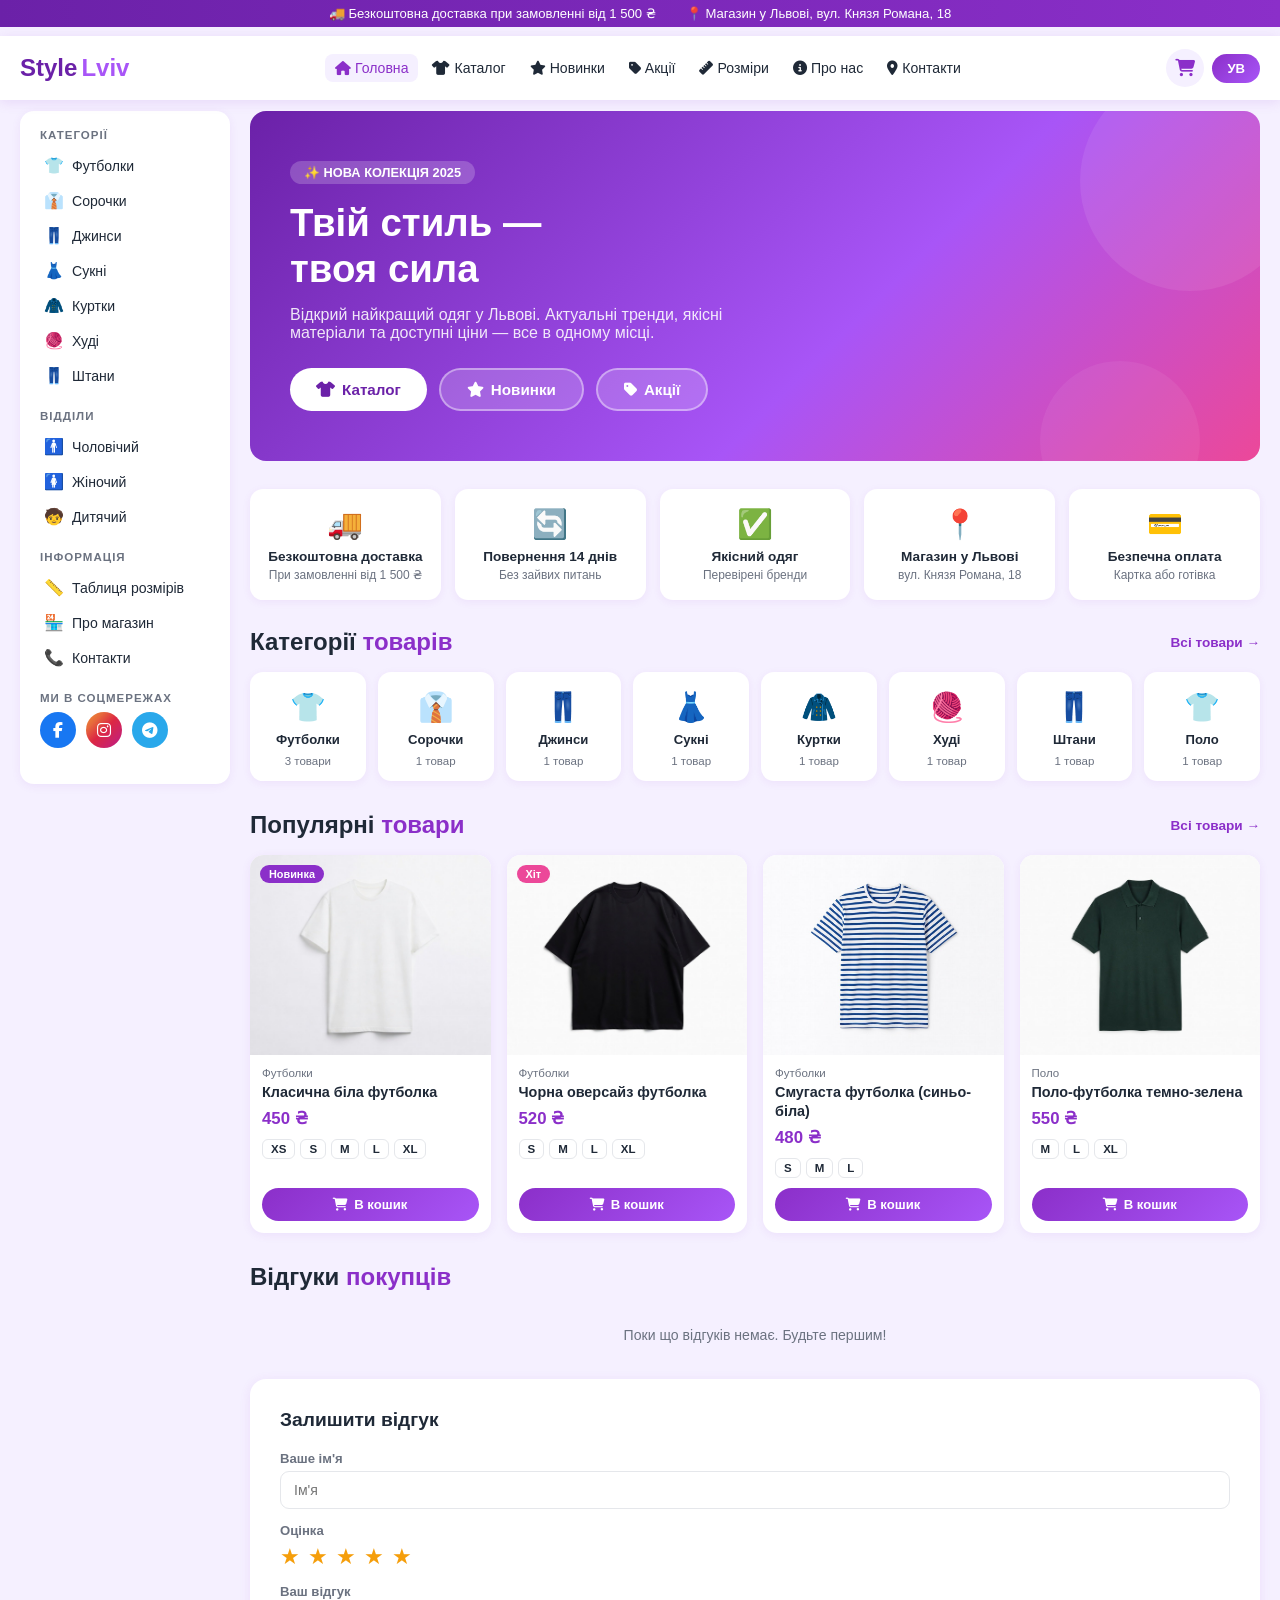
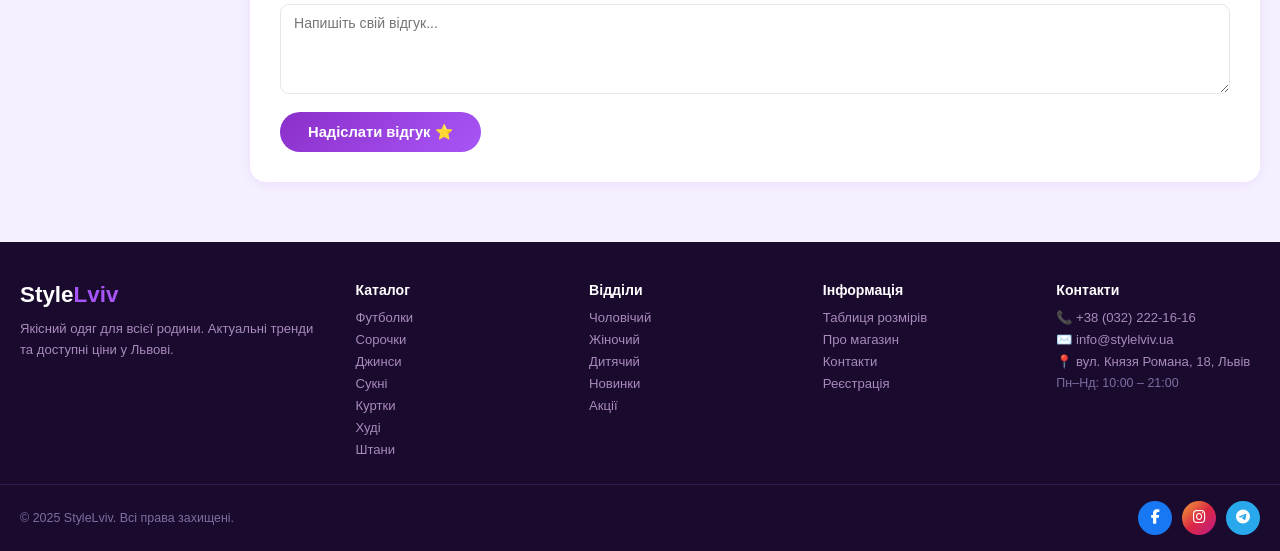
<file: index.html>
<!DOCTYPE html>
<html lang="uk">
<head>
  <meta charset="UTF-8"/>
  <meta name="viewport" content="width=device-width, initial-scale=1.0"/>
  <title>StyleLviv — Магазин одягу у Львові</title>
  <link rel="stylesheet" href="style.css"/>
  <link rel="stylesheet" href="https://cdnjs.cloudflare.com/ajax/libs/font-awesome/6.5.0/css/all.min.css"/>
</head>
<body>

<!-- TOP BAR -->
<div class="topbar">
  <span>🚚 Безкоштовна доставка при замовленні від 1 500 ₴</span>
  <span>📍 Магазин у Львові, вул. Князя Романа, 18</span>
</div>

<!-- HEADER -->
<header>
  <div class="header-inner">
    <a href="index.html" class="logo">Style<span>Lviv</span></a>
    <button class="mobile-menu-btn" aria-label="Меню">☰</button>
    <nav class="main-nav">
      <a href="index.html" class="active"><i class="fa-solid fa-house"></i> Головна</a>
      <a href="catalog.html"><i class="fa-solid fa-shirt"></i> Каталог</a>
      <a href="new.html"><i class="fa-solid fa-star"></i> Новинки</a>
      <a href="actions.html"><i class="fa-solid fa-tag"></i> Акції</a>
      <a href="sizes.html"><i class="fa-solid fa-ruler"></i> Розміри</a>
      <a href="about.html"><i class="fa-solid fa-circle-info"></i> Про нас</a>
      <a href="contacts.html"><i class="fa-solid fa-location-dot"></i> Контакти</a>
    </nav>
    <div class="header-icons">
      <a href="cart.html" class="icon-btn" title="Кошик">
        <i class="fa-solid fa-cart-shopping"></i>
        <span class="cart-count">0</span>
      </a>
      <button class="auth-btn" data-open-auth>УВ</button>
    </div>
  </div>
</header>

<!-- PAGE WRAP -->
<div class="page-wrap">
  <!-- SIDEBAR -->
  <aside class="sidebar">
    <div class="sidebar-sticky">
      <div class="sidebar-section">
        <div class="sidebar-title">Категорії</div>
        <a href="catalog.html?cat=tshirt"><span class="s-icon">👕</span> Футболки</a>
        <a href="catalog.html?cat=shirt"><span class="s-icon">👔</span> Сорочки</a>
        <a href="catalog.html?cat=jeans"><span class="s-icon">👖</span> Джинси</a>
        <a href="catalog.html?cat=dress"><span class="s-icon">👗</span> Сукні</a>
        <a href="catalog.html?cat=jacket"><span class="s-icon">🧥</span> Куртки</a>
        <a href="catalog.html?cat=hoodie"><span class="s-icon">🧶</span> Худі</a>
        <a href="catalog.html?cat=pants"><span class="s-icon">👖</span> Штани</a>
      </div>
      <div class="sidebar-section">
        <div class="sidebar-title">Відділи</div>
        <a href="men.html"><span class="s-icon">🚹</span> Чоловічий</a>
        <a href="women.html"><span class="s-icon">🚺</span> Жіночий</a>
        <a href="kids.html"><span class="s-icon">🧒</span> Дитячий</a>
      </div>
      <div class="sidebar-section">
        <div class="sidebar-title">Інформація</div>
        <a href="sizes.html"><span class="s-icon">📏</span> Таблиця розмірів</a>
        <a href="about.html"><span class="s-icon">🏪</span> Про магазин</a>
        <a href="contacts.html"><span class="s-icon">📞</span> Контакти</a>
      </div>
      <div class="sidebar-section">
        <div class="sidebar-title">Ми в соцмережах</div>
        <div class="social-icons">
          <a href="https://facebook.com" target="_blank" class="fb" title="Facebook"><i class="fa-brands fa-facebook-f"></i></a>
          <a href="https://instagram.com" target="_blank" class="ig" title="Instagram"><i class="fa-brands fa-instagram"></i></a>
          <a href="https://t.me" target="_blank" class="tg" title="Telegram"><i class="fa-brands fa-telegram"></i></a>
        </div>
      </div>
    </div>
  </aside>

  <!-- MAIN -->
  <main class="main-content">
    <!-- HERO -->
    <div class="hero">
      <div class="hero-badge">✨ НОВА КОЛЕКЦІЯ 2025</div>
      <h1>Твій стиль —<br>твоя сила</h1>
      <p>Відкрий найкращий одяг у Львові. Актуальні тренди, якісні матеріали та доступні ціни — все в одному місці.</p>
      <div class="hero-btns">
        <button class="btn-hero-main" onclick="location.href='catalog.html'"><i class="fa-solid fa-shirt"></i> Каталог</button>
        <button class="btn-hero-sec" onclick="location.href='new.html'"><i class="fa-solid fa-star"></i> Новинки</button>
        <button class="btn-hero-sec" onclick="location.href='actions.html'"><i class="fa-solid fa-tag"></i> Акції</button>
      </div>
    </div>

    <!-- FEATURES -->
    <div class="features-grid">
      <div class="feature-card">
        <div class="f-icon">🚚</div>
        <h4>Безкоштовна доставка</h4>
        <p>При замовленні від 1 500 ₴</p>
      </div>
      <div class="feature-card">
        <div class="f-icon">🔄</div>
        <h4>Повернення 14 днів</h4>
        <p>Без зайвих питань</p>
      </div>
      <div class="feature-card">
        <div class="f-icon">✅</div>
        <h4>Якісний одяг</h4>
        <p>Перевірені бренди</p>
      </div>
      <div class="feature-card">
        <div class="f-icon">📍</div>
        <h4>Магазин у Львові</h4>
        <p>вул. Князя Романа, 18</p>
      </div>
      <div class="feature-card">
        <div class="f-icon">💳</div>
        <h4>Безпечна оплата</h4>
        <p>Картка або готівка</p>
      </div>
    </div>

    <!-- CATEGORIES -->
    <div class="section-header">
      <h2>Категорії <span>товарів</span></h2>
      <a href="catalog.html" class="link-all">Всі товари →</a>
    </div>
    <div class="categories-grid">
      <a href="catalog.html?cat=tshirt" class="cat-card">
        <div class="cat-icon">👕</div>
        <div class="cat-name">Футболки</div>
        <div class="cat-count">3 товари</div>
      </a>
      <a href="catalog.html?cat=shirt" class="cat-card">
        <div class="cat-icon">👔</div>
        <div class="cat-name">Сорочки</div>
        <div class="cat-count">1 товар</div>
      </a>
      <a href="catalog.html?cat=jeans" class="cat-card">
        <div class="cat-icon">👖</div>
        <div class="cat-name">Джинси</div>
        <div class="cat-count">1 товар</div>
      </a>
      <a href="catalog.html?cat=dress" class="cat-card">
        <div class="cat-icon">👗</div>
        <div class="cat-name">Сукні</div>
        <div class="cat-count">1 товар</div>
      </a>
      <a href="catalog.html?cat=jacket" class="cat-card">
        <div class="cat-icon">🧥</div>
        <div class="cat-name">Куртки</div>
        <div class="cat-count">1 товар</div>
      </a>
      <a href="catalog.html?cat=hoodie" class="cat-card">
        <div class="cat-icon">🧶</div>
        <div class="cat-name">Худі</div>
        <div class="cat-count">1 товар</div>
      </a>
      <a href="catalog.html?cat=pants" class="cat-card">
        <div class="cat-icon">👖</div>
        <div class="cat-name">Штани</div>
        <div class="cat-count">1 товар</div>
      </a>
      <a href="catalog.html?cat=polo" class="cat-card">
        <div class="cat-icon">👕</div>
        <div class="cat-name">Поло</div>
        <div class="cat-count">1 товар</div>
      </a>
    </div>

    <!-- FEATURED PRODUCTS -->
    <div class="section-header">
      <h2>Популярні <span>товари</span></h2>
      <a href="catalog.html" class="link-all">Всі товари →</a>
    </div>
    <div class="products-grid">
      <!-- Product 1 -->
      <div class="product-card" data-id="1" data-name="Класична біла футболка" data-price="450" data-img="images/tshirt-white.jpg" data-cat="tshirt">
        <div class="product-img-wrap">
          <img src="images/tshirt-white.jpg" alt="Класична біла футболка" loading="lazy"/>
          <span class="product-badge badge-new">Новинка</span>
        </div>
        <div class="product-body">
          <div class="product-cat">Футболки</div>
          <div class="product-name">Класична біла футболка</div>
          <div class="product-price">450 ₴</div>
          <div class="sizes-row">
            <button class="size-btn">XS</button>
            <button class="size-btn">S</button>
            <button class="size-btn">M</button>
            <button class="size-btn">L</button>
            <button class="size-btn">XL</button>
          </div>
          <button class="btn-cart"><i class="fa-solid fa-cart-shopping"></i> В кошик</button>
        </div>
      </div>
      <!-- Product 2 -->
      <div class="product-card" data-id="2" data-name="Чорна оверсайз футболка" data-price="520" data-img="images/tshirt-black.jpg" data-cat="tshirt">
        <div class="product-img-wrap">
          <img src="images/tshirt-black.jpg" alt="Чорна оверсайз футболка" loading="lazy"/>
          <span class="product-badge badge-hit">Хіт</span>
        </div>
        <div class="product-body">
          <div class="product-cat">Футболки</div>
          <div class="product-name">Чорна оверсайз футболка</div>
          <div class="product-price">520 ₴</div>
          <div class="sizes-row">
            <button class="size-btn">S</button>
            <button class="size-btn">M</button>
            <button class="size-btn">L</button>
            <button class="size-btn">XL</button>
          </div>
          <button class="btn-cart"><i class="fa-solid fa-cart-shopping"></i> В кошик</button>
        </div>
      </div>
      <!-- Product 3 -->
      <div class="product-card" data-id="3" data-name="Смугаста футболка (синьо-біла)" data-price="480" data-img="images/tshirt-striped.jpg" data-cat="tshirt">
        <div class="product-img-wrap">
          <img src="images/tshirt-striped.jpg" alt="Смугаста футболка" loading="lazy"/>
        </div>
        <div class="product-body">
          <div class="product-cat">Футболки</div>
          <div class="product-name">Смугаста футболка (синьо-біла)</div>
          <div class="product-price">480 ₴</div>
          <div class="sizes-row">
            <button class="size-btn">S</button>
            <button class="size-btn">M</button>
            <button class="size-btn">L</button>
          </div>
          <button class="btn-cart"><i class="fa-solid fa-cart-shopping"></i> В кошик</button>
        </div>
      </div>
      <!-- Product 4 -->
      <div class="product-card" data-id="4" data-name="Поло-футболка темно-зелена" data-price="550" data-img="images/polo-darkgreen.jpg" data-cat="polo">
        <div class="product-img-wrap">
          <img src="images/polo-darkgreen.jpg" alt="Поло темно-зелена" loading="lazy"/>
        </div>
        <div class="product-body">
          <div class="product-cat">Поло</div>
          <div class="product-name">Поло-футболка темно-зелена</div>
          <div class="product-price">550 ₴</div>
          <div class="sizes-row">
            <button class="size-btn">M</button>
            <button class="size-btn">L</button>
            <button class="size-btn">XL</button>
          </div>
          <button class="btn-cart"><i class="fa-solid fa-cart-shopping"></i> В кошик</button>
        </div>
      </div>
    </div>

    <!-- REVIEWS -->
    <div class="section-header">
      <h2>Відгуки <span>покупців</span></h2>
    </div>
    <div class="reviews-section">
      <div id="reviewsList"></div>
      <div class="form-card" style="margin-top:16px">
        <h3>Залишити відгук</h3>
        <form id="reviewForm">
          <div class="form-group">
            <label>Ваше ім'я</label>
            <input type="text" name="rName" placeholder="Ім'я" required/>
          </div>
          <div class="form-group">
            <label>Оцінка</label>
            <div class="star-rating-group" style="display:flex;align-items:center;gap:8px;margin-bottom:8px">
              <input type="hidden" name="rRating" value="5"/>
              <span class="star-lbl" data-val="1" style="cursor:pointer;font-size:1.4rem;color:#f59e0b" class="active">★</span>
              <span class="star-lbl" data-val="2" style="cursor:pointer;font-size:1.4rem;color:#f59e0b" class="active">★</span>
              <span class="star-lbl" data-val="3" style="cursor:pointer;font-size:1.4rem;color:#f59e0b" class="active">★</span>
              <span class="star-lbl" data-val="4" style="cursor:pointer;font-size:1.4rem;color:#f59e0b" class="active">★</span>
              <span class="star-lbl" data-val="5" style="cursor:pointer;font-size:1.4rem;color:#f59e0b" class="active">★</span>
            </div>
          </div>
          <div class="form-group">
            <label>Ваш відгук</label>
            <textarea name="rText" placeholder="Напишіть свій відгук..." required maxlength="500"></textarea>
          </div>
          <button type="submit" class="btn-primary">Надіслати відгук ⭐</button>
        </form>
      </div>
    </div>
  </main>
</div>

<!-- FOOTER -->
<footer>
  <div class="footer-inner">
    <div class="footer-brand">
      <span class="logo-f">Style<span>Lviv</span></span>
      <p>Якісний одяг для всієї родини. Актуальні тренди та доступні ціни у Львові.</p>
    </div>
    <div class="footer-col">
      <h5>Каталог</h5>
      <a href="catalog.html?cat=tshirt">Футболки</a>
      <a href="catalog.html?cat=shirt">Сорочки</a>
      <a href="catalog.html?cat=jeans">Джинси</a>
      <a href="catalog.html?cat=dress">Сукні</a>
      <a href="catalog.html?cat=jacket">Куртки</a>
      <a href="catalog.html?cat=hoodie">Худі</a>
      <a href="catalog.html?cat=pants">Штани</a>
    </div>
    <div class="footer-col">
      <h5>Відділи</h5>
      <a href="men.html">Чоловічий</a>
      <a href="women.html">Жіночий</a>
      <a href="kids.html">Дитячий</a>
      <a href="new.html">Новинки</a>
      <a href="actions.html">Акції</a>
    </div>
    <div class="footer-col">
      <h5>Інформація</h5>
      <a href="sizes.html">Таблиця розмірів</a>
      <a href="about.html">Про магазин</a>
      <a href="contacts.html">Контакти</a>
      <a href="register.html">Реєстрація</a>
    </div>
    <div class="footer-col">
      <h5>Контакти</h5>
      <a href="tel:+380322221616">📞 +38 (032) 222-16-16</a>
      <a href="mailto:info@stylelviv.ua">✉️ info@stylelviv.ua</a>
      <a href="contacts.html">📍 вул. Князя Романа, 18, Львів</a>
      <p style="font-size:.78rem;color:#7c6fa0;margin-top:6px">Пн–Нд: 10:00 – 21:00</p>
    </div>
  </div>
  <div class="footer-bottom">
    <span>© 2025 StyleLviv. Всі права захищені.</span>
    <div class="footer-social">
      <a href="https://facebook.com" target="_blank" class="fb" title="Facebook"><i class="fa-brands fa-facebook-f"></i></a>
      <a href="https://instagram.com" target="_blank" class="ig" title="Instagram"><i class="fa-brands fa-instagram"></i></a>
      <a href="https://t.me" target="_blank" class="tg" title="Telegram"><i class="fa-brands fa-telegram"></i></a>
    </div>
  </div>
</footer>

<!-- AUTH MODAL -->
<div class="modal-overlay" id="authModal">
  <div class="modal-box">
    <button class="modal-close">✕</button>
    <h3>👋 StyleLviv</h3>
    <div class="modal-tabs">
      <button class="modal-tab active" data-tab="loginForm">Вхід</button>
      <button class="modal-tab" data-tab="registerForm">Реєстрація</button>
    </div>
    <form id="loginForm" class="modal-form">
      <div class="form-group"><label>Email</label><input type="email" name="email" placeholder="your@email.com" required/></div>
      <div class="form-group"><label>Пароль</label><input type="password" name="pass" placeholder="••••••" required/></div>
      <button type="submit" class="btn-primary" style="width:100%">Увійти</button>
    </form>
    <form id="registerForm" class="modal-form" style="display:none">
      <div class="form-group"><label>Ім'я</label><input type="text" name="name" placeholder="Ваше ім'я" required/></div>
      <div class="form-group"><label>Email</label><input type="email" name="email" placeholder="your@email.com" required/></div>
      <div class="form-group"><label>Пароль</label><input type="password" name="pass" placeholder="Мін. 6 символів" required/></div>
      <div class="form-group"><label>Повторіть пароль</label><input type="password" name="pass2" placeholder="••••••" required/></div>
      <button type="submit" class="btn-primary" style="width:100%">Зареєструватись</button>
    </form>
  </div>
</div>

<script src="scripts.js"></script>
</body>
</html>
</file>
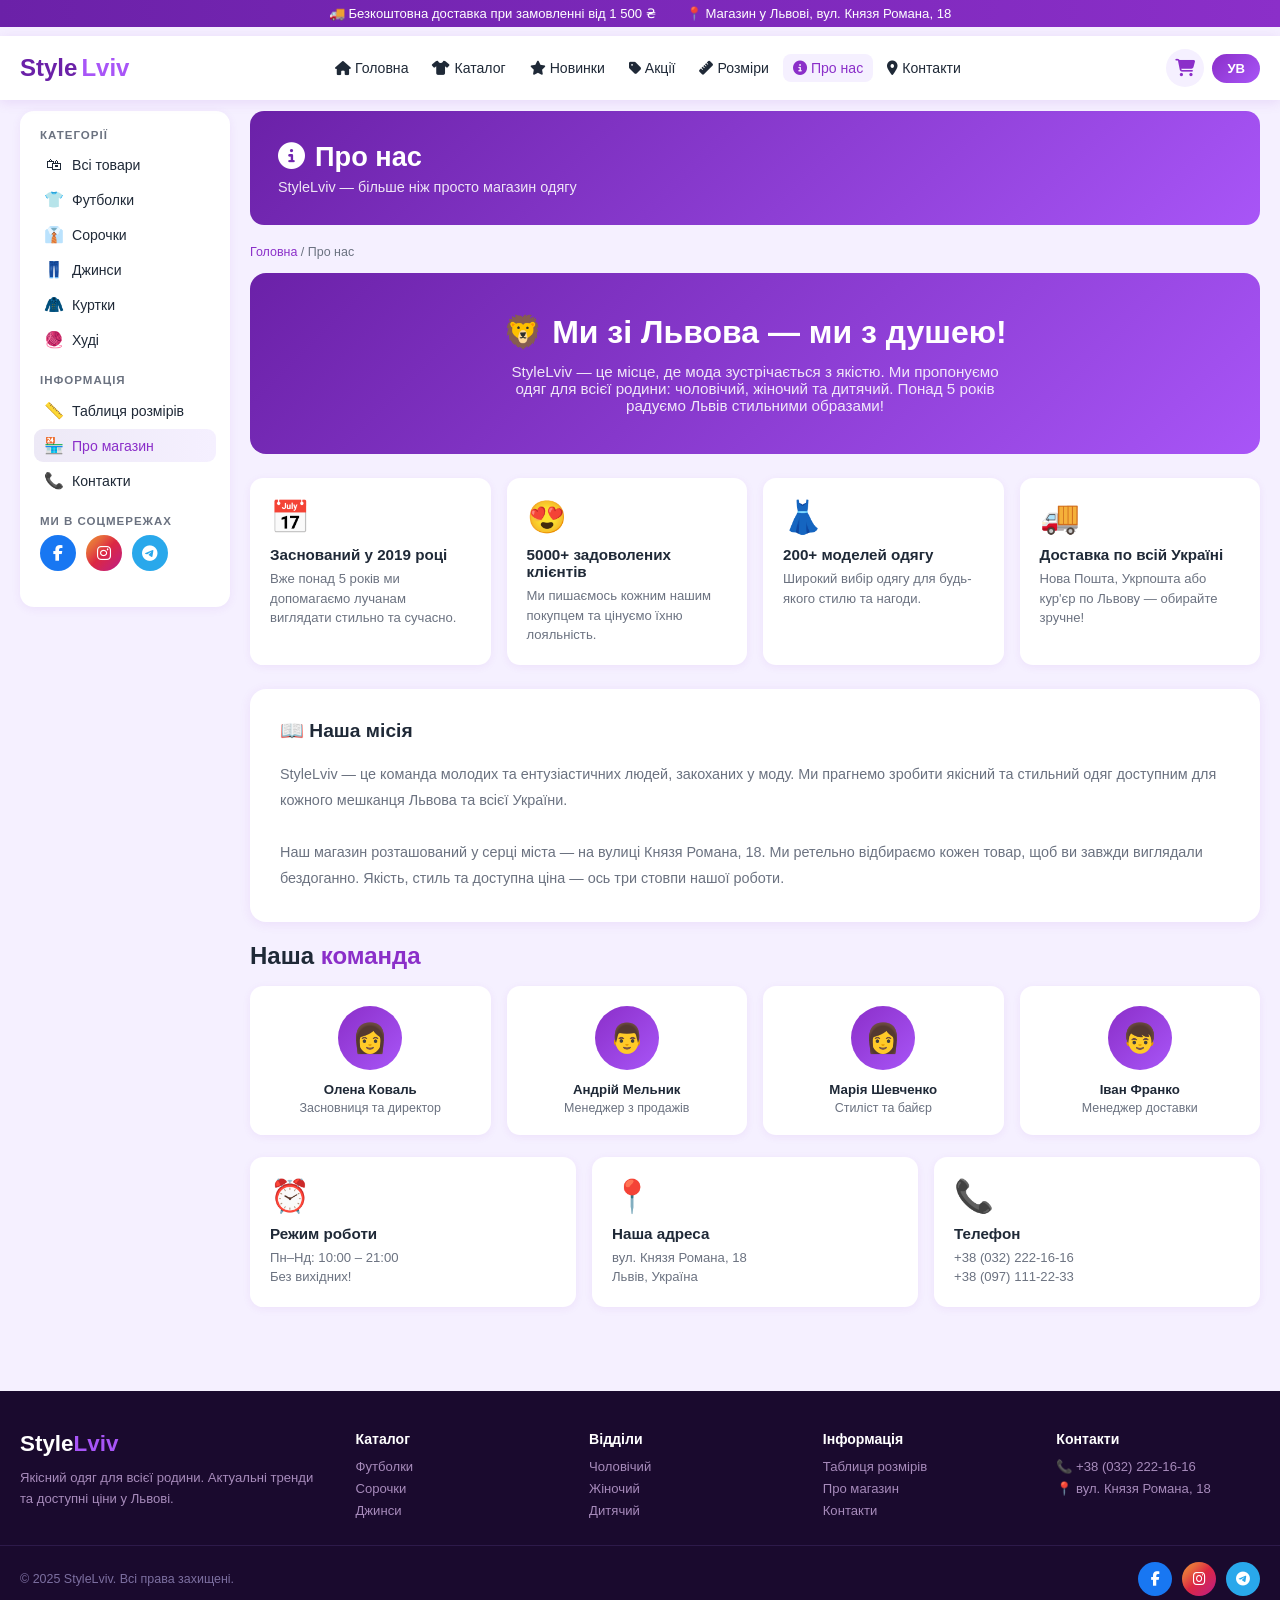
<file: about.html>
<!DOCTYPE html>
<html lang="uk">
<head>
  <meta charset="UTF-8"/>
  <meta name="viewport" content="width=device-width, initial-scale=1.0"/>
  <title>Про нас — StyleLviv</title>
  <link rel="stylesheet" href="style.css"/>
  <link rel="stylesheet" href="https://cdnjs.cloudflare.com/ajax/libs/font-awesome/6.5.0/css/all.min.css"/>
</head>
<body>
<div class="topbar">
  <span>🚚 Безкоштовна доставка при замовленні від 1 500 ₴</span>
  <span>📍 Магазин у Львові, вул. Князя Романа, 18</span>
</div>
<header>
  <div class="header-inner">
    <a href="index.html" class="logo">Style<span>Lviv</span></a>
    <button class="mobile-menu-btn">☰</button>
    <nav class="main-nav">
      <a href="index.html"><i class="fa-solid fa-house"></i> Головна</a>
      <a href="catalog.html"><i class="fa-solid fa-shirt"></i> Каталог</a>
      <a href="new.html"><i class="fa-solid fa-star"></i> Новинки</a>
      <a href="actions.html"><i class="fa-solid fa-tag"></i> Акції</a>
      <a href="sizes.html"><i class="fa-solid fa-ruler"></i> Розміри</a>
      <a href="about.html" class="active"><i class="fa-solid fa-circle-info"></i> Про нас</a>
      <a href="contacts.html"><i class="fa-solid fa-location-dot"></i> Контакти</a>
    </nav>
    <div class="header-icons">
      <a href="cart.html" class="icon-btn"><i class="fa-solid fa-cart-shopping"></i><span class="cart-count">0</span></a>
      <button class="auth-btn" data-open-auth>УВ</button>
    </div>
  </div>
</header>

<div class="page-wrap">
  <aside class="sidebar">
    <div class="sidebar-sticky">
      <div class="sidebar-section">
        <div class="sidebar-title">Категорії</div>
        <a href="catalog.html"><span class="s-icon">🛍</span> Всі товари</a>
        <a href="catalog.html?cat=tshirt"><span class="s-icon">👕</span> Футболки</a>
        <a href="catalog.html?cat=shirt"><span class="s-icon">👔</span> Сорочки</a>
        <a href="catalog.html?cat=jeans"><span class="s-icon">👖</span> Джинси</a>
        <a href="catalog.html?cat=jacket"><span class="s-icon">🧥</span> Куртки</a>
        <a href="catalog.html?cat=hoodie"><span class="s-icon">🧶</span> Худі</a>
      </div>
      <div class="sidebar-section">
        <div class="sidebar-title">Інформація</div>
        <a href="sizes.html"><span class="s-icon">📏</span> Таблиця розмірів</a>
        <a href="about.html" class="active"><span class="s-icon">🏪</span> Про магазин</a>
        <a href="contacts.html"><span class="s-icon">📞</span> Контакти</a>
      </div>
      <div class="sidebar-section">
        <div class="sidebar-title">Ми в соцмережах</div>
        <div class="social-icons">
          <a href="https://facebook.com" target="_blank" class="fb"><i class="fa-brands fa-facebook-f"></i></a>
          <a href="https://instagram.com" target="_blank" class="ig"><i class="fa-brands fa-instagram"></i></a>
          <a href="https://t.me" target="_blank" class="tg"><i class="fa-brands fa-telegram"></i></a>
        </div>
      </div>
    </div>
  </aside>

  <main class="main-content">
    <div class="page-hero">
      <h2><i class="fa-solid fa-circle-info"></i> Про нас</h2>
      <p>StyleLviv — більше ніж просто магазин одягу</p>
    </div>
    <div class="breadcrumb"><a href="index.html">Головна</a> / Про нас</div>

    <div class="about-hero">
      <h2>🦁 Ми зі Львова — ми з душею!</h2>
      <p>StyleLviv — це місце, де мода зустрічається з якістю. Ми пропонуємо одяг для всієї родини: чоловічий, жіночий та дитячий. Понад 5 років радуємо Львів стильними образами!</p>
    </div>

    <div class="info-grid">
      <div class="info-card">
        <div class="i-icon">📅</div>
        <h4>Заснований у 2019 році</h4>
        <p>Вже понад 5 років ми допомагаємо лучанам виглядати стильно та сучасно.</p>
      </div>
      <div class="info-card">
        <div class="i-icon">😍</div>
        <h4>5000+ задоволених клієнтів</h4>
        <p>Ми пишаємось кожним нашим покупцем та цінуємо їхню лояльність.</p>
      </div>
      <div class="info-card">
        <div class="i-icon">👗</div>
        <h4>200+ моделей одягу</h4>
        <p>Широкий вибір одягу для будь-якого стилю та нагоди.</p>
      </div>
      <div class="info-card">
        <div class="i-icon">🚚</div>
        <h4>Доставка по всій Україні</h4>
        <p>Нова Пошта, Укрпошта або кур'єр по Львову — обирайте зручне!</p>
      </div>
    </div>

    <div class="form-card" style="margin-bottom:20px">
      <h3>📖 Наша місія</h3>
      <p style="color:var(--gray);font-size:.9rem;line-height:1.8">
        StyleLviv — це команда молодих та ентузіастичних людей, закоханих у моду. Ми прагнемо зробити якісний та стильний одяг доступним для кожного мешканця Львова та всієї України.<br><br>
        Наш магазин розташований у серці міста — на вулиці Князя Романа, 18. Ми ретельно відбираємо кожен товар, щоб ви завжди виглядали бездоганно. Якість, стиль та доступна ціна — ось три стовпи нашої роботи.
      </p>
    </div>

    <div class="section-header"><h2>Наша <span>команда</span></h2></div>
    <div class="team-grid">
      <div class="team-card"><div class="team-avatar">👩</div><h5>Олена Коваль</h5><p>Засновниця та директор</p></div>
      <div class="team-card"><div class="team-avatar">👨</div><h5>Андрій Мельник</h5><p>Менеджер з продажів</p></div>
      <div class="team-card"><div class="team-avatar">👩</div><h5>Марія Шевченко</h5><p>Стиліст та байєр</p></div>
      <div class="team-card"><div class="team-avatar">👦</div><h5>Іван Франко</h5><p>Менеджер доставки</p></div>
    </div>

    <div class="info-grid" style="margin-top:22px">
      <div class="info-card">
        <div class="i-icon">⏰</div>
        <h4>Режим роботи</h4>
        <p>Пн–Нд: 10:00 – 21:00<br>Без вихідних!</p>
      </div>
      <div class="info-card">
        <div class="i-icon">📍</div>
        <h4>Наша адреса</h4>
        <p>вул. Князя Романа, 18<br>Львів, Україна</p>
      </div>
      <div class="info-card">
        <div class="i-icon">📞</div>
        <h4>Телефон</h4>
        <p>+38 (032) 222-16-16<br>+38 (097) 111-22-33</p>
      </div>
    </div>
  </main>
</div>

<footer>
  <div class="footer-inner">
    <div class="footer-brand"><span class="logo-f">Style<span>Lviv</span></span><p>Якісний одяг для всієї родини. Актуальні тренди та доступні ціни у Львові.</p></div>
    <div class="footer-col"><h5>Каталог</h5><a href="catalog.html?cat=tshirt">Футболки</a><a href="catalog.html?cat=shirt">Сорочки</a><a href="catalog.html?cat=jeans">Джинси</a></div>
    <div class="footer-col"><h5>Відділи</h5><a href="men.html">Чоловічий</a><a href="women.html">Жіночий</a><a href="kids.html">Дитячий</a></div>
    <div class="footer-col"><h5>Інформація</h5><a href="sizes.html">Таблиця розмірів</a><a href="about.html">Про магазин</a><a href="contacts.html">Контакти</a></div>
    <div class="footer-col"><h5>Контакти</h5><a href="tel:+380322221616">📞 +38 (032) 222-16-16</a><a href="contacts.html">📍 вул. Князя Романа, 18</a></div>
  </div>
  <div class="footer-bottom">
    <span>© 2025 StyleLviv. Всі права захищені.</span>
    <div class="footer-social">
      <a href="https://facebook.com" target="_blank" class="fb"><i class="fa-brands fa-facebook-f"></i></a>
      <a href="https://instagram.com" target="_blank" class="ig"><i class="fa-brands fa-instagram"></i></a>
      <a href="https://t.me" target="_blank" class="tg"><i class="fa-brands fa-telegram"></i></a>
    </div>
  </div>
</footer>
<div class="modal-overlay" id="authModal">
  <div class="modal-box">
    <button class="modal-close">✕</button>
    <h3>👋 StyleLviv</h3>
    <div class="modal-tabs">
      <button class="modal-tab active" data-tab="loginForm">Вхід</button>
      <button class="modal-tab" data-tab="registerForm">Реєстрація</button>
    </div>
    <form id="loginForm" class="modal-form">
      <div class="form-group"><label>Email</label><input type="email" name="email" required/></div>
      <div class="form-group"><label>Пароль</label><input type="password" name="pass" required/></div>
      <button type="submit" class="btn-primary" style="width:100%">Увійти</button>
    </form>
    <form id="registerForm" class="modal-form" style="display:none">
      <div class="form-group"><label>Ім'я</label><input type="text" name="name" required/></div>
      <div class="form-group"><label>Email</label><input type="email" name="email" required/></div>
      <div class="form-group"><label>Пароль</label><input type="password" name="pass" required/></div>
      <div class="form-group"><label>Повторіть пароль</label><input type="password" name="pass2" required/></div>
      <button type="submit" class="btn-primary" style="width:100%">Зареєструватись</button>
    </form>
  </div>
</div>
<script src="scripts.js"></script>
</body>
</html>
</file>
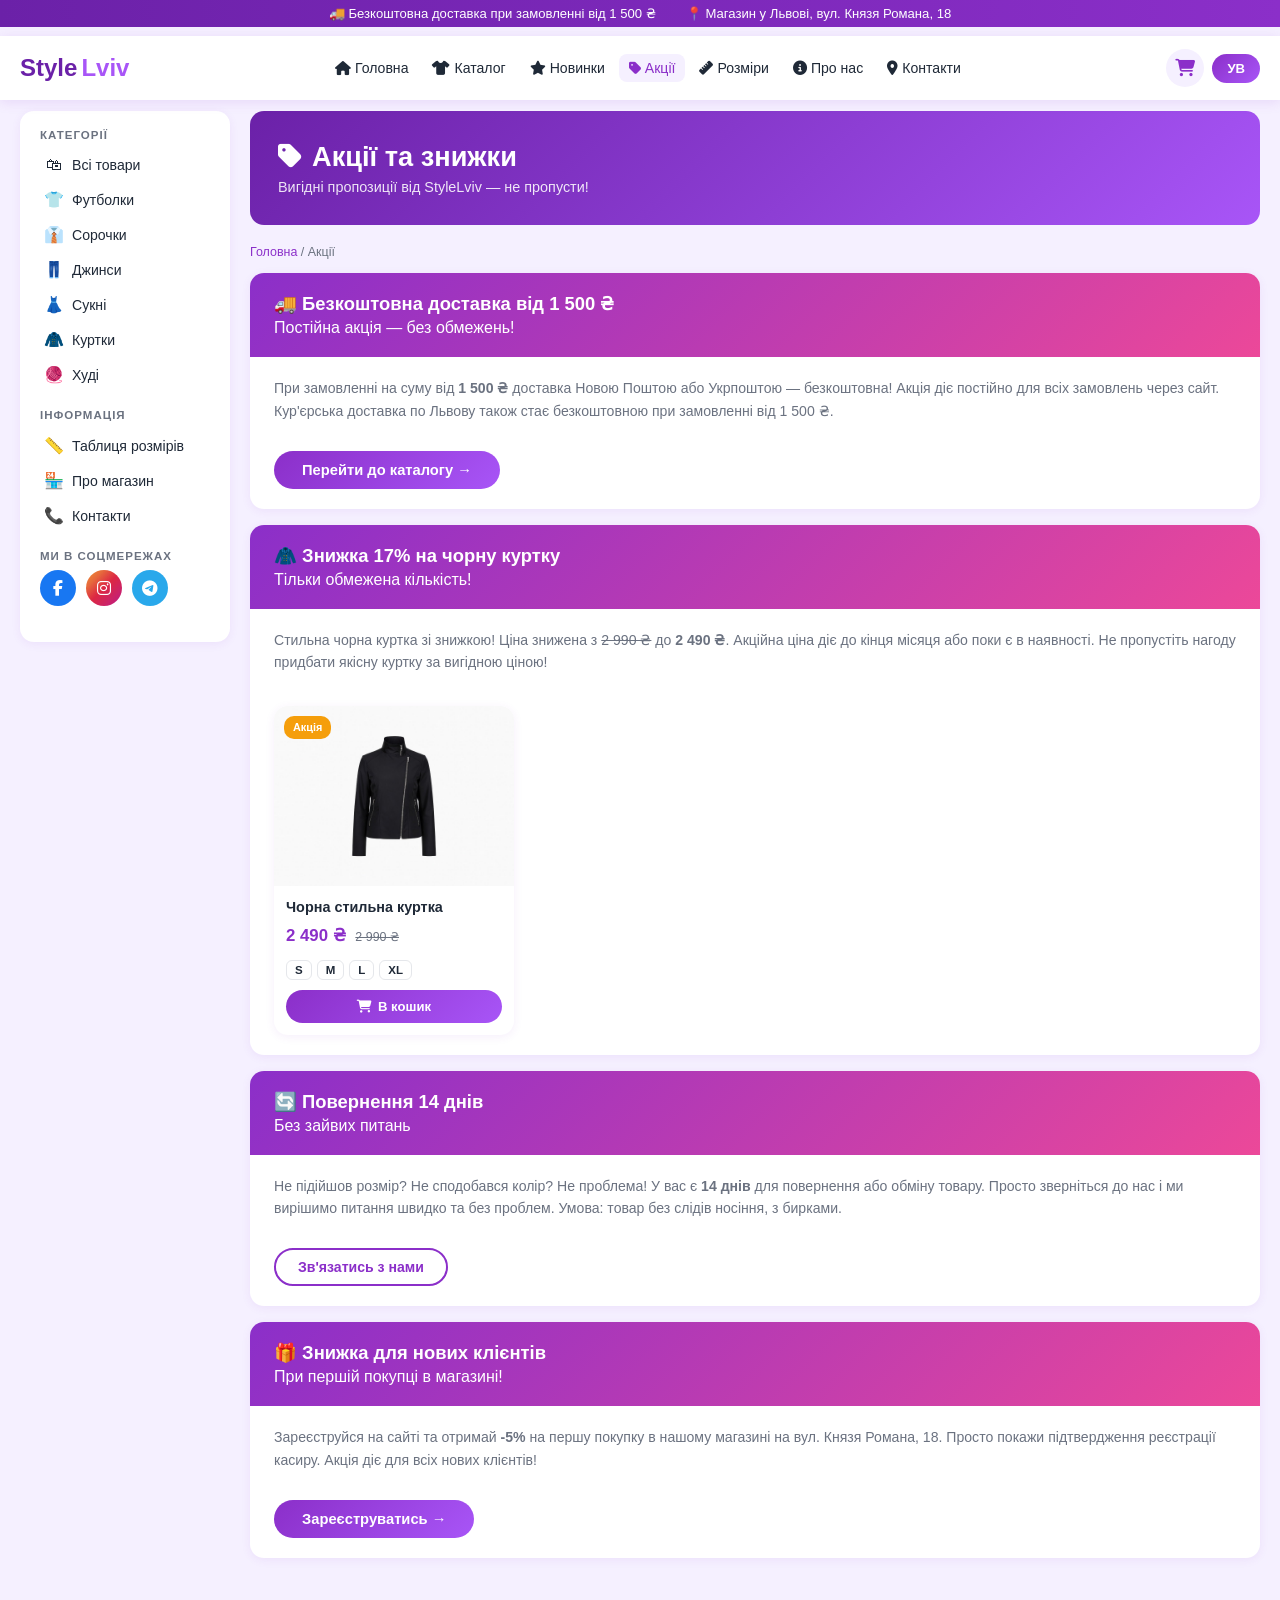
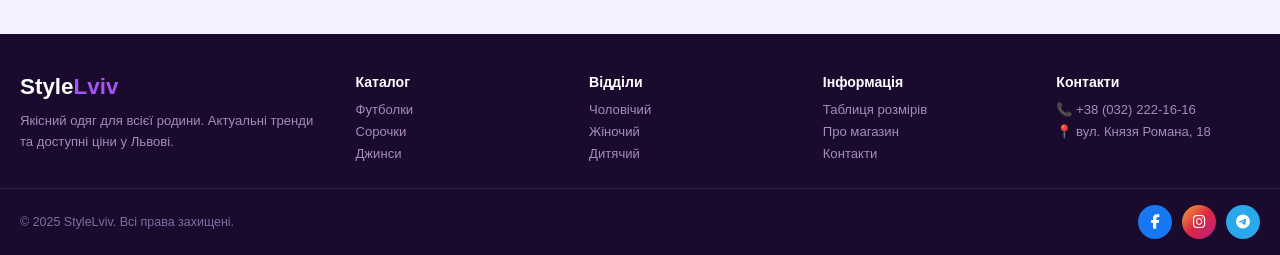
<file: actions.html>
<!DOCTYPE html>
<html lang="uk">
<head>
  <meta charset="UTF-8"/>
  <meta name="viewport" content="width=device-width, initial-scale=1.0"/>
  <title>Акції — StyleLviv</title>
  <link rel="stylesheet" href="style.css"/>
  <link rel="stylesheet" href="https://cdnjs.cloudflare.com/ajax/libs/font-awesome/6.5.0/css/all.min.css"/>
</head>
<body>
<div class="topbar">
  <span>🚚 Безкоштовна доставка при замовленні від 1 500 ₴</span>
  <span>📍 Магазин у Львові, вул. Князя Романа, 18</span>
</div>
<header>
  <div class="header-inner">
    <a href="index.html" class="logo">Style<span>Lviv</span></a>
    <button class="mobile-menu-btn">☰</button>
    <nav class="main-nav">
      <a href="index.html"><i class="fa-solid fa-house"></i> Головна</a>
      <a href="catalog.html"><i class="fa-solid fa-shirt"></i> Каталог</a>
      <a href="new.html"><i class="fa-solid fa-star"></i> Новинки</a>
      <a href="actions.html" class="active"><i class="fa-solid fa-tag"></i> Акції</a>
      <a href="sizes.html"><i class="fa-solid fa-ruler"></i> Розміри</a>
      <a href="about.html"><i class="fa-solid fa-circle-info"></i> Про нас</a>
      <a href="contacts.html"><i class="fa-solid fa-location-dot"></i> Контакти</a>
    </nav>
    <div class="header-icons">
      <a href="cart.html" class="icon-btn"><i class="fa-solid fa-cart-shopping"></i><span class="cart-count">0</span></a>
      <button class="auth-btn" data-open-auth>УВ</button>
    </div>
  </div>
</header>

<div class="page-wrap">
  <aside class="sidebar">
    <div class="sidebar-sticky">
      <div class="sidebar-section">
        <div class="sidebar-title">Категорії</div>
        <a href="catalog.html"><span class="s-icon">🛍</span> Всі товари</a>
        <a href="catalog.html?cat=tshirt"><span class="s-icon">👕</span> Футболки</a>
        <a href="catalog.html?cat=shirt"><span class="s-icon">👔</span> Сорочки</a>
        <a href="catalog.html?cat=jeans"><span class="s-icon">👖</span> Джинси</a>
        <a href="catalog.html?cat=dress"><span class="s-icon">👗</span> Сукні</a>
        <a href="catalog.html?cat=jacket"><span class="s-icon">🧥</span> Куртки</a>
        <a href="catalog.html?cat=hoodie"><span class="s-icon">🧶</span> Худі</a>
      </div>
      <div class="sidebar-section">
        <div class="sidebar-title">Інформація</div>
        <a href="sizes.html"><span class="s-icon">📏</span> Таблиця розмірів</a>
        <a href="about.html"><span class="s-icon">🏪</span> Про магазин</a>
        <a href="contacts.html"><span class="s-icon">📞</span> Контакти</a>
      </div>
      <div class="sidebar-section">
        <div class="sidebar-title">Ми в соцмережах</div>
        <div class="social-icons">
          <a href="https://facebook.com" target="_blank" class="fb"><i class="fa-brands fa-facebook-f"></i></a>
          <a href="https://instagram.com" target="_blank" class="ig"><i class="fa-brands fa-instagram"></i></a>
          <a href="https://t.me" target="_blank" class="tg"><i class="fa-brands fa-telegram"></i></a>
        </div>
      </div>
    </div>
  </aside>

  <main class="main-content">
    <div class="page-hero">
      <h2><i class="fa-solid fa-tag"></i> Акції та знижки</h2>
      <p>Вигідні пропозиції від StyleLviv — не пропусти!</p>
    </div>
    <div class="breadcrumb"><a href="index.html">Головна</a> / Акції</div>

    <div class="promo-card">
      <div class="promo-card-head">
        <h3>🚚 Безкоштовна доставка від 1 500 ₴</h3>
        <p>Постійна акція — без обмежень!</p>
      </div>
      <div class="promo-card-body">
        При замовленні на суму від <strong>1 500 ₴</strong> доставка Новою Поштою або Укрпоштою — безкоштовна! 
        Акція діє постійно для всіх замовлень через сайт. Кур'єрська доставка по Львову також стає безкоштовною при замовленні від 1 500 ₴.
        <br><br><a href="catalog.html"><button class="btn-primary" style="margin-top:6px">Перейти до каталогу →</button></a>
      </div>
    </div>

    <div class="promo-card">
      <div class="promo-card-head">
        <h3>🧥 Знижка 17% на чорну куртку</h3>
        <p>Тільки обмежена кількість!</p>
      </div>
      <div class="promo-card-body">
        Стильна чорна куртка зі знижкою! Ціна знижена з <s>2 990 ₴</s> до <strong>2 490 ₴</strong>. 
        Акційна ціна діє до кінця місяця або поки є в наявності. Не пропустіть нагоду придбати якісну куртку за вигідною ціною!
        <br><br>
        <div class="product-card" style="max-width:240px;margin-top:10px" data-id="9" data-name="Чорна стильна куртка" data-price="2490" data-img="images/jacket-black.jpg" data-cat="jacket">
          <div class="product-img-wrap" style="height:180px"><img src="images/jacket-black.jpg" alt="Чорна куртка"/><span class="product-badge badge-sale">Акція</span></div>
          <div class="product-body">
            <div class="product-name">Чорна стильна куртка</div>
            <div class="product-price">2 490 ₴ <span class="price-old">2 990 ₴</span></div>
            <div class="sizes-row"><button class="size-btn">S</button><button class="size-btn">M</button><button class="size-btn">L</button><button class="size-btn">XL</button></div>
            <button class="btn-cart"><i class="fa-solid fa-cart-shopping"></i> В кошик</button>
          </div>
        </div>
      </div>
    </div>

    <div class="promo-card">
      <div class="promo-card-head">
        <h3>🔄 Повернення 14 днів</h3>
        <p>Без зайвих питань</p>
      </div>
      <div class="promo-card-body">
        Не підійшов розмір? Не сподобався колір? Не проблема! У вас є <strong>14 днів</strong> для повернення або обміну товару. 
        Просто зверніться до нас і ми вирішимо питання швидко та без проблем. Умова: товар без слідів носіння, з бирками.
        <br><br><a href="contacts.html"><button class="btn-secondary" style="margin-top:6px">Зв'язатись з нами</button></a>
      </div>
    </div>

    <div class="promo-card">
      <div class="promo-card-head">
        <h3>🎁 Знижка для нових клієнтів</h3>
        <p>При першій покупці в магазині!</p>
      </div>
      <div class="promo-card-body">
        Зареєструйся на сайті та отримай <strong>-5%</strong> на першу покупку в нашому магазині на вул. Князя Романа, 18. 
        Просто покажи підтвердження реєстрації касиру. Акція діє для всіх нових клієнтів!
        <br><br><a href="register.html"><button class="btn-primary" style="margin-top:6px">Зареєструватись →</button></a>
      </div>
    </div>
  </main>
</div>

<footer>
  <div class="footer-inner">
    <div class="footer-brand"><span class="logo-f">Style<span>Lviv</span></span><p>Якісний одяг для всієї родини. Актуальні тренди та доступні ціни у Львові.</p></div>
    <div class="footer-col"><h5>Каталог</h5><a href="catalog.html?cat=tshirt">Футболки</a><a href="catalog.html?cat=shirt">Сорочки</a><a href="catalog.html?cat=jeans">Джинси</a></div>
    <div class="footer-col"><h5>Відділи</h5><a href="men.html">Чоловічий</a><a href="women.html">Жіночий</a><a href="kids.html">Дитячий</a></div>
    <div class="footer-col"><h5>Інформація</h5><a href="sizes.html">Таблиця розмірів</a><a href="about.html">Про магазин</a><a href="contacts.html">Контакти</a></div>
    <div class="footer-col"><h5>Контакти</h5><a href="tel:+380322221616">📞 +38 (032) 222-16-16</a><a href="contacts.html">📍 вул. Князя Романа, 18</a></div>
  </div>
  <div class="footer-bottom">
    <span>© 2025 StyleLviv. Всі права захищені.</span>
    <div class="footer-social">
      <a href="https://facebook.com" target="_blank" class="fb"><i class="fa-brands fa-facebook-f"></i></a>
      <a href="https://instagram.com" target="_blank" class="ig"><i class="fa-brands fa-instagram"></i></a>
      <a href="https://t.me" target="_blank" class="tg"><i class="fa-brands fa-telegram"></i></a>
    </div>
  </div>
</footer>
<div class="modal-overlay" id="authModal">
  <div class="modal-box">
    <button class="modal-close">✕</button>
    <h3>👋 StyleLviv</h3>
    <div class="modal-tabs">
      <button class="modal-tab active" data-tab="loginForm">Вхід</button>
      <button class="modal-tab" data-tab="registerForm">Реєстрація</button>
    </div>
    <form id="loginForm" class="modal-form">
      <div class="form-group"><label>Email</label><input type="email" name="email" required/></div>
      <div class="form-group"><label>Пароль</label><input type="password" name="pass" required/></div>
      <button type="submit" class="btn-primary" style="width:100%">Увійти</button>
    </form>
    <form id="registerForm" class="modal-form" style="display:none">
      <div class="form-group"><label>Ім'я</label><input type="text" name="name" required/></div>
      <div class="form-group"><label>Email</label><input type="email" name="email" required/></div>
      <div class="form-group"><label>Пароль</label><input type="password" name="pass" required/></div>
      <div class="form-group"><label>Повторіть пароль</label><input type="password" name="pass2" required/></div>
      <button type="submit" class="btn-primary" style="width:100%">Зареєструватись</button>
    </form>
  </div>
</div>
<script src="scripts.js"></script>
</body>
</html>
</file>
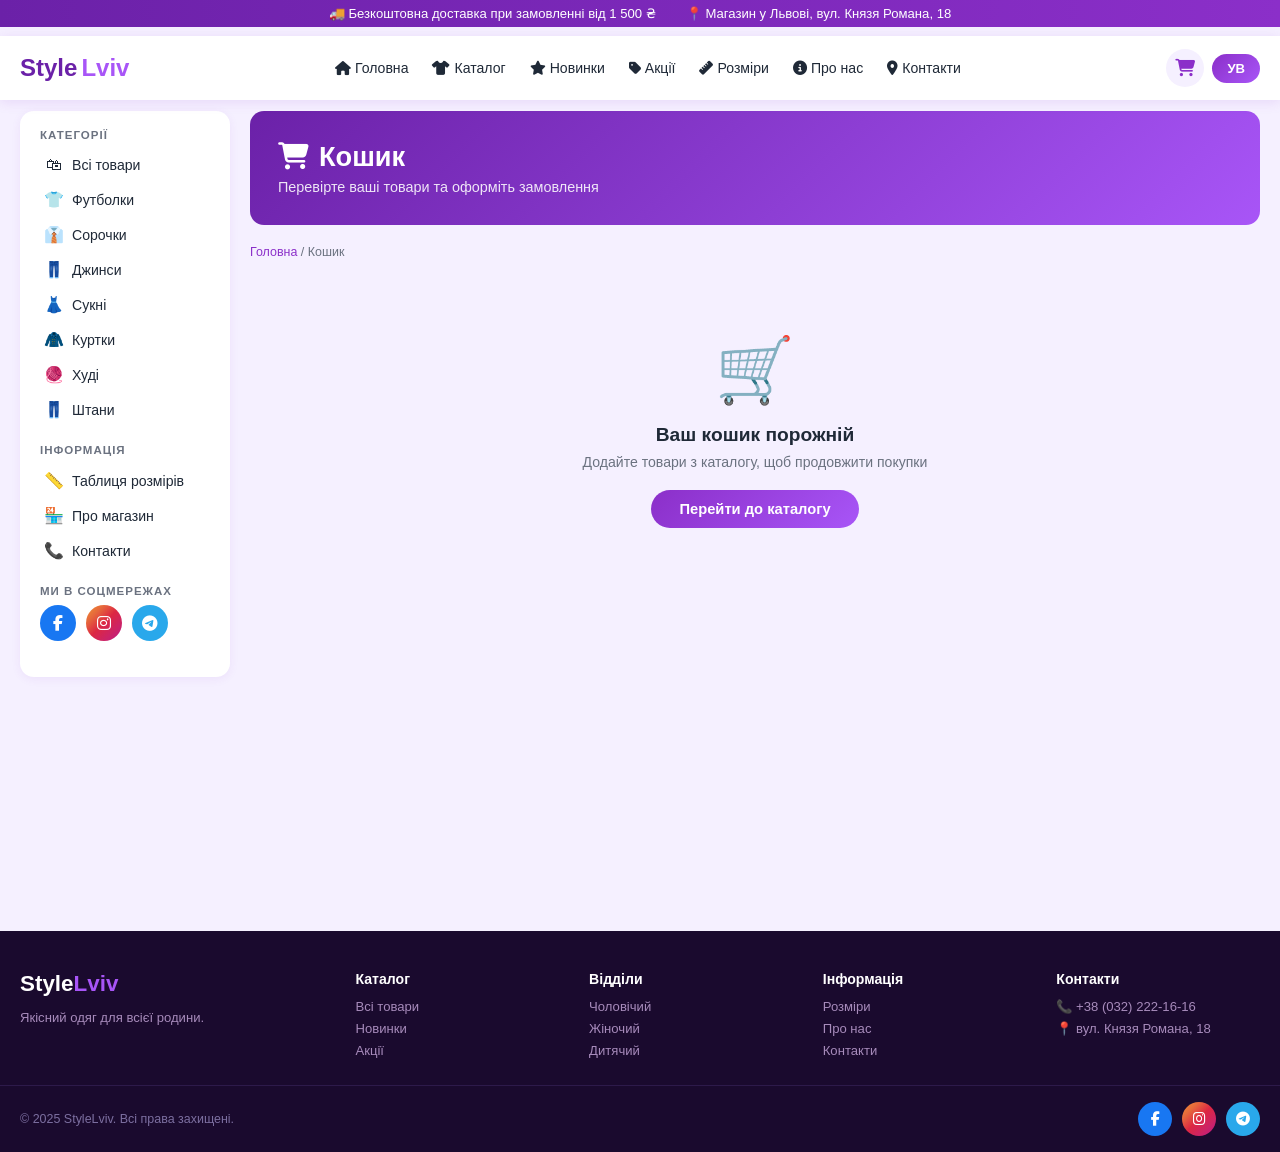
<file: cart.html>
<!DOCTYPE html>
<html lang="uk">
<head>
  <meta charset="UTF-8"/>
  <meta name="viewport" content="width=device-width, initial-scale=1.0"/>
  <title>Кошик — StyleLviv</title>
  <link rel="stylesheet" href="style.css"/>
  <link rel="stylesheet" href="https://cdnjs.cloudflare.com/ajax/libs/font-awesome/6.5.0/css/all.min.css"/>
</head>
<body>
<div class="topbar">
  <span>🚚 Безкоштовна доставка при замовленні від 1 500 ₴</span>
  <span>📍 Магазин у Львові, вул. Князя Романа, 18</span>
</div>
<header>
  <div class="header-inner">
    <a href="index.html" class="logo">Style<span>Lviv</span></a>
    <button class="mobile-menu-btn">☰</button>
    <nav class="main-nav">
      <a href="index.html"><i class="fa-solid fa-house"></i> Головна</a>
      <a href="catalog.html"><i class="fa-solid fa-shirt"></i> Каталог</a>
      <a href="new.html"><i class="fa-solid fa-star"></i> Новинки</a>
      <a href="actions.html"><i class="fa-solid fa-tag"></i> Акції</a>
      <a href="sizes.html"><i class="fa-solid fa-ruler"></i> Розміри</a>
      <a href="about.html"><i class="fa-solid fa-circle-info"></i> Про нас</a>
      <a href="contacts.html"><i class="fa-solid fa-location-dot"></i> Контакти</a>
    </nav>
    <div class="header-icons">
      <a href="cart.html" class="icon-btn active"><i class="fa-solid fa-cart-shopping"></i><span class="cart-count">0</span></a>
      <button class="auth-btn" data-open-auth>УВ</button>
    </div>
  </div>
</header>

<div class="page-wrap">
  <aside class="sidebar">
    <div class="sidebar-sticky">
      <div class="sidebar-section">
        <div class="sidebar-title">Категорії</div>
        <a href="catalog.html"><span class="s-icon">🛍</span> Всі товари</a>
        <a href="catalog.html?cat=tshirt"><span class="s-icon">👕</span> Футболки</a>
        <a href="catalog.html?cat=shirt"><span class="s-icon">👔</span> Сорочки</a>
        <a href="catalog.html?cat=jeans"><span class="s-icon">👖</span> Джинси</a>
        <a href="catalog.html?cat=dress"><span class="s-icon">👗</span> Сукні</a>
        <a href="catalog.html?cat=jacket"><span class="s-icon">🧥</span> Куртки</a>
        <a href="catalog.html?cat=hoodie"><span class="s-icon">🧶</span> Худі</a>
        <a href="catalog.html?cat=pants"><span class="s-icon">👖</span> Штани</a>
      </div>
      <div class="sidebar-section">
        <div class="sidebar-title">Інформація</div>
        <a href="sizes.html"><span class="s-icon">📏</span> Таблиця розмірів</a>
        <a href="about.html"><span class="s-icon">🏪</span> Про магазин</a>
        <a href="contacts.html"><span class="s-icon">📞</span> Контакти</a>
      </div>
      <div class="sidebar-section">
        <div class="sidebar-title">Ми в соцмережах</div>
        <div class="social-icons">
          <a href="https://facebook.com" target="_blank" class="fb"><i class="fa-brands fa-facebook-f"></i></a>
          <a href="https://instagram.com" target="_blank" class="ig"><i class="fa-brands fa-instagram"></i></a>
          <a href="https://t.me" target="_blank" class="tg"><i class="fa-brands fa-telegram"></i></a>
        </div>
      </div>
    </div>
  </aside>

  <main class="main-content">
    <div class="page-hero">
      <h2><i class="fa-solid fa-cart-shopping"></i> Кошик</h2>
      <p>Перевірте ваші товари та оформіть замовлення</p>
    </div>
    <div class="breadcrumb"><a href="index.html">Головна</a> / Кошик</div>

    <!-- EMPTY CART -->
    <div id="cartEmpty" class="empty-cart" style="display:none">
      <div class="e-icon">🛒</div>
      <h3>Ваш кошик порожній</h3>
      <p>Додайте товари з каталогу, щоб продовжити покупки</p>
      <a href="catalog.html"><button class="btn-primary">Перейти до каталогу</button></a>
    </div>

    <!-- CART FULL -->
    <div id="cartFull" class="cart-layout" style="display:none">
      <div>
        <!-- Free shipping banner -->
        <div class="free-ship-banner" id="freeShipBanner">
          🚚 До безкоштовної доставки ще <strong>1 500 ₴</strong>
          <div class="ship-progress"><div class="ship-progress-bar" id="shipProgress" style="width:0%"></div></div>
        </div>
        <div id="cartItems"></div>
      </div>

      <!-- ORDER SUMMARY -->
      <div class="order-summary">
        <h3>🧾 Оформлення замовлення</h3>
        <div class="summary-row"><span>Сума товарів:</span><span id="summSubtotal">0 ₴</span></div>
        <div class="summary-row" id="summDeliveryRow"><span>Доставка:</span><span id="summDelivery">0 ₴</span></div>
        <div class="summary-row total"><span>Разом:</span><span id="summTotal">0 ₴</span></div>

        <!-- DELIVERY OPTIONS -->
        <div class="delivery-section">
          <label>🚚 Спосіб доставки:</label>
          <div class="delivery-option" data-cost="0">
            <input type="radio" name="delivery" value="pickup"/>
            <div class="delivery-option-info">
              <strong>Самовивіз</strong>
              <small>вул. Князя Романа, 18, Львів</small>
            </div>
            <span class="delivery-price">Безкоштовно</span>
          </div>
          <div class="delivery-option" data-cost="99">
            <input type="radio" name="delivery" value="nova"/>
            <div class="delivery-option-info">
              <strong>Нова Пошта</strong>
              <small>1-3 дні</small>
            </div>
            <span class="delivery-price">99 ₴</span>
          </div>
          <div class="delivery-option" data-cost="70">
            <input type="radio" name="delivery" value="ukr"/>
            <div class="delivery-option-info">
              <strong>Укрпошта</strong>
              <small>3-5 днів</small>
            </div>
            <span class="delivery-price">70 ₴</span>
          </div>
          <div class="delivery-option" data-cost="120">
            <input type="radio" name="delivery" value="courier"/>
            <div class="delivery-option-info">
              <strong>Кур'єр по Львову</strong>
              <small>Сьогодні або завтра</small>
            </div>
            <span class="delivery-price">120 ₴</span>
          </div>
        </div>

        <!-- CHECKOUT FORM -->
        <form id="checkoutForm" class="checkout-form">
          <div class="form-group" style="margin-bottom:0">
            <label style="font-size:.8rem;font-weight:700;color:var(--dark);display:block;margin-bottom:8px">👤 Ваші дані:</label>
          </div>
          <input type="text" name="cName" placeholder="Ваше ім'я та прізвище" required/>
          <input type="tel" name="cPhone" placeholder="Номер телефону (+380...)" required/>
          <input type="text" name="cAddr" placeholder="Адреса доставки / відділення" required/>
          <button type="submit" class="btn-checkout">
            <i class="fa-solid fa-check"></i> Оформити замовлення
          </button>
        </form>
      </div>
    </div>
  </main>
</div>

<!-- SUCCESS MODAL -->
<div class="modal-overlay" id="successModal">
  <div class="modal-box" style="text-align:center">
    <button class="modal-close">✕</button>
    <div style="font-size:3.5rem;margin-bottom:14px">🎉</div>
    <h3>Дякуємо за замовлення!</h3>
    <p style="color:var(--gray);font-size:.9rem;margin-top:8px;line-height:1.6">
      Ваше замовлення успішно оформлено.<br>
      Ми зв'яжемося з вами найближчим часом для підтвердження! 😊
    </p>
    <button class="btn-primary" style="margin-top:20px;width:100%" onclick="location.href='index.html'">
      На головну
    </button>
  </div>
</div>

<footer>
  <div class="footer-inner">
    <div class="footer-brand"><span class="logo-f">Style<span>Lviv</span></span><p>Якісний одяг для всієї родини.</p></div>
    <div class="footer-col"><h5>Каталог</h5><a href="catalog.html">Всі товари</a><a href="new.html">Новинки</a><a href="actions.html">Акції</a></div>
    <div class="footer-col"><h5>Відділи</h5><a href="men.html">Чоловічий</a><a href="women.html">Жіночий</a><a href="kids.html">Дитячий</a></div>
    <div class="footer-col"><h5>Інформація</h5><a href="sizes.html">Розміри</a><a href="about.html">Про нас</a><a href="contacts.html">Контакти</a></div>
    <div class="footer-col"><h5>Контакти</h5><a href="tel:+380322221616">📞 +38 (032) 222-16-16</a><a href="contacts.html">📍 вул. Князя Романа, 18</a></div>
  </div>
  <div class="footer-bottom">
    <span>© 2025 StyleLviv. Всі права захищені.</span>
    <div class="footer-social">
      <a href="https://facebook.com" target="_blank" class="fb"><i class="fa-brands fa-facebook-f"></i></a>
      <a href="https://instagram.com" target="_blank" class="ig"><i class="fa-brands fa-instagram"></i></a>
      <a href="https://t.me" target="_blank" class="tg"><i class="fa-brands fa-telegram"></i></a>
    </div>
  </div>
</footer>

<div class="modal-overlay" id="authModal">
  <div class="modal-box">
    <button class="modal-close">✕</button>
    <h3>👋 StyleLviv</h3>
    <div class="modal-tabs">
      <button class="modal-tab active" data-tab="loginForm">Вхід</button>
      <button class="modal-tab" data-tab="registerForm">Реєстрація</button>
    </div>
    <form id="loginForm" class="modal-form">
      <div class="form-group"><label>Email</label><input type="email" name="email" required/></div>
      <div class="form-group"><label>Пароль</label><input type="password" name="pass" required/></div>
      <button type="submit" class="btn-primary" style="width:100%">Увійти</button>
    </form>
    <form id="registerForm" class="modal-form" style="display:none">
      <div class="form-group"><label>Ім'я</label><input type="text" name="name" required/></div>
      <div class="form-group"><label>Email</label><input type="email" name="email" required/></div>
      <div class="form-group"><label>Пароль</label><input type="password" name="pass" required/></div>
      <div class="form-group"><label>Повторіть пароль</label><input type="password" name="pass2" required/></div>
      <button type="submit" class="btn-primary" style="width:100%">Зареєструватись</button>
    </form>
  </div>
</div>
<script src="scripts.js"></script>
</body>
</html>
</file>
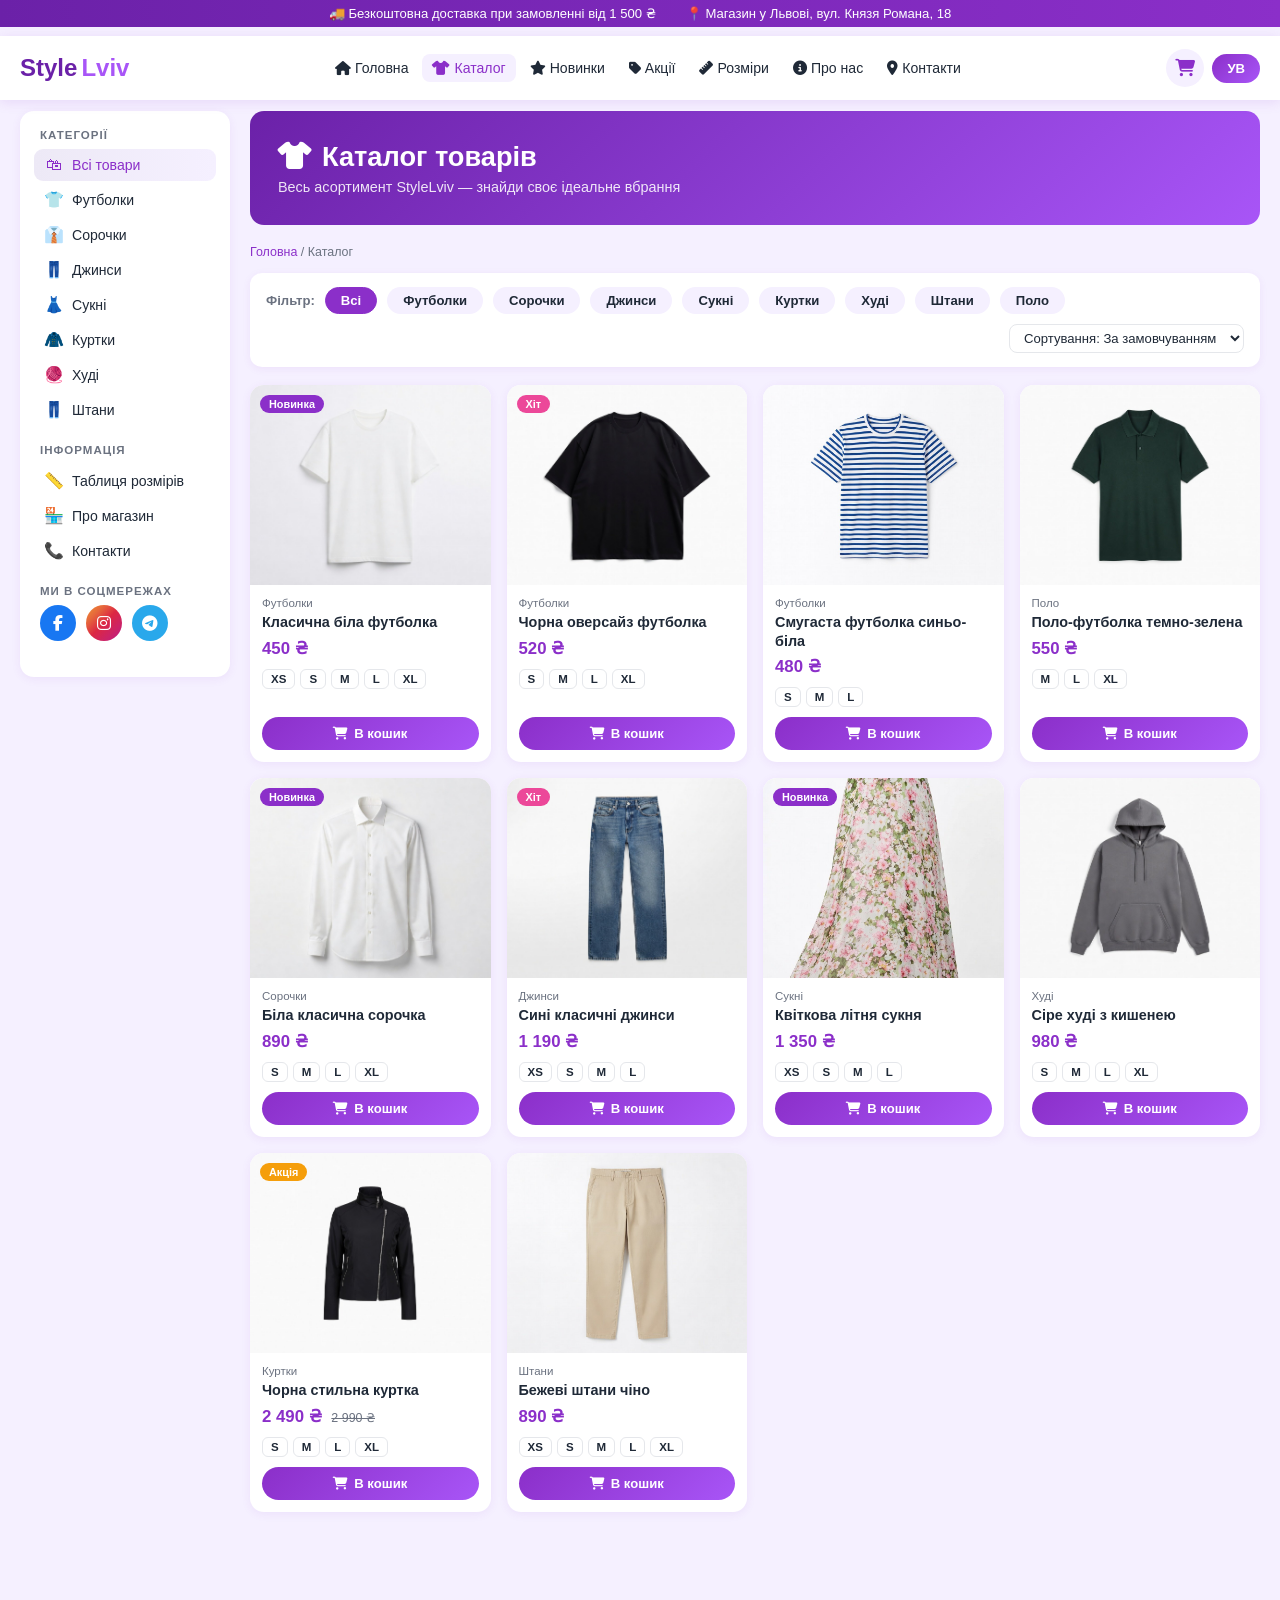
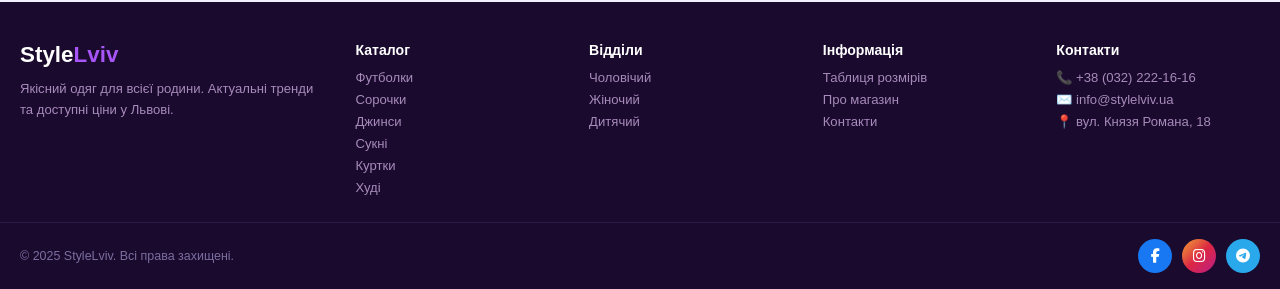
<file: catalog.html>
<!DOCTYPE html>
<html lang="uk">
<head>
  <meta charset="UTF-8"/>
  <meta name="viewport" content="width=device-width, initial-scale=1.0"/>
  <title>Каталог — StyleLviv</title>
  <link rel="stylesheet" href="style.css"/>
  <link rel="stylesheet" href="https://cdnjs.cloudflare.com/ajax/libs/font-awesome/6.5.0/css/all.min.css"/>
</head>
<body>
<div class="topbar">
  <span>🚚 Безкоштовна доставка при замовленні від 1 500 ₴</span>
  <span>📍 Магазин у Львові, вул. Князя Романа, 18</span>
</div>
<header>
  <div class="header-inner">
    <a href="index.html" class="logo">Style<span>Lviv</span></a>
    <button class="mobile-menu-btn">☰</button>
    <nav class="main-nav">
      <a href="index.html"><i class="fa-solid fa-house"></i> Головна</a>
      <a href="catalog.html" class="active"><i class="fa-solid fa-shirt"></i> Каталог</a>
      <a href="new.html"><i class="fa-solid fa-star"></i> Новинки</a>
      <a href="actions.html"><i class="fa-solid fa-tag"></i> Акції</a>
      <a href="sizes.html"><i class="fa-solid fa-ruler"></i> Розміри</a>
      <a href="about.html"><i class="fa-solid fa-circle-info"></i> Про нас</a>
      <a href="contacts.html"><i class="fa-solid fa-location-dot"></i> Контакти</a>
    </nav>
    <div class="header-icons">
      <a href="cart.html" class="icon-btn"><i class="fa-solid fa-cart-shopping"></i><span class="cart-count">0</span></a>
      <button class="auth-btn" data-open-auth>УВ</button>
    </div>
  </div>
</header>

<div class="page-wrap">
  <aside class="sidebar">
    <div class="sidebar-sticky">
      <div class="sidebar-section">
        <div class="sidebar-title">Категорії</div>
        <a href="catalog.html" class="active"><span class="s-icon">🛍</span> Всі товари</a>
        <a href="catalog.html?cat=tshirt"><span class="s-icon">👕</span> Футболки</a>
        <a href="catalog.html?cat=shirt"><span class="s-icon">👔</span> Сорочки</a>
        <a href="catalog.html?cat=jeans"><span class="s-icon">👖</span> Джинси</a>
        <a href="catalog.html?cat=dress"><span class="s-icon">👗</span> Сукні</a>
        <a href="catalog.html?cat=jacket"><span class="s-icon">🧥</span> Куртки</a>
        <a href="catalog.html?cat=hoodie"><span class="s-icon">🧶</span> Худі</a>
        <a href="catalog.html?cat=pants"><span class="s-icon">👖</span> Штани</a>
      </div>
      <div class="sidebar-section">
        <div class="sidebar-title">Інформація</div>
        <a href="sizes.html"><span class="s-icon">📏</span> Таблиця розмірів</a>
        <a href="about.html"><span class="s-icon">🏪</span> Про магазин</a>
        <a href="contacts.html"><span class="s-icon">📞</span> Контакти</a>
      </div>
      <div class="sidebar-section">
        <div class="sidebar-title">Ми в соцмережах</div>
        <div class="social-icons">
          <a href="https://facebook.com" target="_blank" class="fb"><i class="fa-brands fa-facebook-f"></i></a>
          <a href="https://instagram.com" target="_blank" class="ig"><i class="fa-brands fa-instagram"></i></a>
          <a href="https://t.me" target="_blank" class="tg"><i class="fa-brands fa-telegram"></i></a>
        </div>
      </div>
    </div>
  </aside>

  <main class="main-content">
    <div class="page-hero">
      <h2><i class="fa-solid fa-shirt"></i> Каталог товарів</h2>
      <p>Весь асортимент StyleLviv — знайди своє ідеальне вбрання</p>
    </div>
    <div class="breadcrumb"><a href="index.html">Головна</a> / Каталог</div>

    <div class="filter-bar">
      <span>Фільтр:</span>
      <button class="filter-btn active" data-cat="all">Всі</button>
      <button class="filter-btn" data-cat="tshirt">Футболки</button>
      <button class="filter-btn" data-cat="shirt">Сорочки</button>
      <button class="filter-btn" data-cat="jeans">Джинси</button>
      <button class="filter-btn" data-cat="dress">Сукні</button>
      <button class="filter-btn" data-cat="jacket">Куртки</button>
      <button class="filter-btn" data-cat="hoodie">Худі</button>
      <button class="filter-btn" data-cat="pants">Штани</button>
      <button class="filter-btn" data-cat="polo">Поло</button>
      <select class="sort-select">
        <option value="default">Сортування: За замовчуванням</option>
        <option value="price-asc">Ціна: від низької</option>
        <option value="price-desc">Ціна: від високої</option>
      </select>
    </div>

    <div class="products-grid">
      <!-- 1 -->
      <div class="product-card" data-id="1" data-name="Класична біла футболка" data-price="450" data-img="images/tshirt-white.jpg" data-cat="tshirt">
        <div class="product-img-wrap">
          <img src="images/tshirt-white.jpg" alt="Класична біла футболка"/>
          <span class="product-badge badge-new">Новинка</span>
        </div>
        <div class="product-body">
          <div class="product-cat">Футболки</div>
          <div class="product-name">Класична біла футболка</div>
          <div class="product-price">450 ₴</div>
          <div class="sizes-row">
            <button class="size-btn">XS</button><button class="size-btn">S</button><button class="size-btn">M</button><button class="size-btn">L</button><button class="size-btn">XL</button>
          </div>
          <button class="btn-cart"><i class="fa-solid fa-cart-shopping"></i> В кошик</button>
        </div>
      </div>
      <!-- 2 -->
      <div class="product-card" data-id="2" data-name="Чорна оверсайз футболка" data-price="520" data-img="images/tshirt-black.jpg" data-cat="tshirt">
        <div class="product-img-wrap">
          <img src="images/tshirt-black.jpg" alt="Чорна оверсайз футболка"/>
          <span class="product-badge badge-hit">Хіт</span>
        </div>
        <div class="product-body">
          <div class="product-cat">Футболки</div>
          <div class="product-name">Чорна оверсайз футболка</div>
          <div class="product-price">520 ₴</div>
          <div class="sizes-row">
            <button class="size-btn">S</button><button class="size-btn">M</button><button class="size-btn">L</button><button class="size-btn">XL</button>
          </div>
          <button class="btn-cart"><i class="fa-solid fa-cart-shopping"></i> В кошик</button>
        </div>
      </div>
      <!-- 3 -->
      <div class="product-card" data-id="3" data-name="Смугаста футболка синьо-біла" data-price="480" data-img="images/tshirt-striped.jpg" data-cat="tshirt">
        <div class="product-img-wrap">
          <img src="images/tshirt-striped.jpg" alt="Смугаста футболка"/>
        </div>
        <div class="product-body">
          <div class="product-cat">Футболки</div>
          <div class="product-name">Смугаста футболка синьо-біла</div>
          <div class="product-price">480 ₴</div>
          <div class="sizes-row">
            <button class="size-btn">S</button><button class="size-btn">M</button><button class="size-btn">L</button>
          </div>
          <button class="btn-cart"><i class="fa-solid fa-cart-shopping"></i> В кошик</button>
        </div>
      </div>
      <!-- 4 -->
      <div class="product-card" data-id="4" data-name="Поло-футболка темно-зелена" data-price="550" data-img="images/polo-darkgreen.jpg" data-cat="polo">
        <div class="product-img-wrap">
          <img src="images/polo-darkgreen.jpg" alt="Поло темно-зелена"/>
        </div>
        <div class="product-body">
          <div class="product-cat">Поло</div>
          <div class="product-name">Поло-футболка темно-зелена</div>
          <div class="product-price">550 ₴</div>
          <div class="sizes-row">
            <button class="size-btn">M</button><button class="size-btn">L</button><button class="size-btn">XL</button>
          </div>
          <button class="btn-cart"><i class="fa-solid fa-cart-shopping"></i> В кошик</button>
        </div>
      </div>
      <!-- 5 -->
      <div class="product-card" data-id="5" data-name="Біла класична сорочка" data-price="890" data-img="images/shirt-white.jpg" data-cat="shirt">
        <div class="product-img-wrap">
          <img src="images/shirt-white.jpg" alt="Біла класична сорочка"/>
          <span class="product-badge badge-new">Новинка</span>
        </div>
        <div class="product-body">
          <div class="product-cat">Сорочки</div>
          <div class="product-name">Біла класична сорочка</div>
          <div class="product-price">890 ₴</div>
          <div class="sizes-row">
            <button class="size-btn">S</button><button class="size-btn">M</button><button class="size-btn">L</button><button class="size-btn">XL</button>
          </div>
          <button class="btn-cart"><i class="fa-solid fa-cart-shopping"></i> В кошик</button>
        </div>
      </div>
      <!-- 6 -->
      <div class="product-card" data-id="6" data-name="Сині класичні джинси" data-price="1190" data-img="images/jeans-blue.jpg" data-cat="jeans">
        <div class="product-img-wrap">
          <img src="images/jeans-blue.jpg" alt="Сині джинси"/>
          <span class="product-badge badge-hit">Хіт</span>
        </div>
        <div class="product-body">
          <div class="product-cat">Джинси</div>
          <div class="product-name">Сині класичні джинси</div>
          <div class="product-price">1 190 ₴</div>
          <div class="sizes-row">
            <button class="size-btn">XS</button><button class="size-btn">S</button><button class="size-btn">M</button><button class="size-btn">L</button>
          </div>
          <button class="btn-cart"><i class="fa-solid fa-cart-shopping"></i> В кошик</button>
        </div>
      </div>
      <!-- 7 -->
      <div class="product-card" data-id="7" data-name="Квіткова літня сукня" data-price="1350" data-img="images/dress-floral.jpg" data-cat="dress">
        <div class="product-img-wrap">
          <img src="images/dress-floral.jpg" alt="Квіткова сукня"/>
          <span class="product-badge badge-new">Новинка</span>
        </div>
        <div class="product-body">
          <div class="product-cat">Сукні</div>
          <div class="product-name">Квіткова літня сукня</div>
          <div class="product-price">1 350 ₴</div>
          <div class="sizes-row">
            <button class="size-btn">XS</button><button class="size-btn">S</button><button class="size-btn">M</button><button class="size-btn">L</button>
          </div>
          <button class="btn-cart"><i class="fa-solid fa-cart-shopping"></i> В кошик</button>
        </div>
      </div>
      <!-- 8 -->
      <div class="product-card" data-id="8" data-name="Сіре худі з кишенею" data-price="980" data-img="images/hoodie-gray.jpg" data-cat="hoodie">
        <div class="product-img-wrap">
          <img src="images/hoodie-gray.jpg" alt="Сіре худі"/>
        </div>
        <div class="product-body">
          <div class="product-cat">Худі</div>
          <div class="product-name">Сіре худі з кишенею</div>
          <div class="product-price">980 ₴</div>
          <div class="sizes-row">
            <button class="size-btn">S</button><button class="size-btn">M</button><button class="size-btn">L</button><button class="size-btn">XL</button>
          </div>
          <button class="btn-cart"><i class="fa-solid fa-cart-shopping"></i> В кошик</button>
        </div>
      </div>
      <!-- 9 -->
      <div class="product-card" data-id="9" data-name="Чорна стильна куртка" data-price="2490" data-img="images/jacket-black.jpg" data-cat="jacket">
        <div class="product-img-wrap">
          <img src="images/jacket-black.jpg" alt="Чорна куртка"/>
          <span class="product-badge badge-sale">Акція</span>
        </div>
        <div class="product-body">
          <div class="product-cat">Куртки</div>
          <div class="product-name">Чорна стильна куртка</div>
          <div class="product-price">2 490 ₴ <span class="price-old">2 990 ₴</span></div>
          <div class="sizes-row">
            <button class="size-btn">S</button><button class="size-btn">M</button><button class="size-btn">L</button><button class="size-btn">XL</button>
          </div>
          <button class="btn-cart"><i class="fa-solid fa-cart-shopping"></i> В кошик</button>
        </div>
      </div>
      <!-- 10 -->
      <div class="product-card" data-id="10" data-name="Бежеві штани чіно" data-price="890" data-img="images/pants-beige.jpg" data-cat="pants">
        <div class="product-img-wrap">
          <img src="images/pants-beige.jpg" alt="Бежеві чіно штани"/>
        </div>
        <div class="product-body">
          <div class="product-cat">Штани</div>
          <div class="product-name">Бежеві штани чіно</div>
          <div class="product-price">890 ₴</div>
          <div class="sizes-row">
            <button class="size-btn">XS</button><button class="size-btn">S</button><button class="size-btn">M</button><button class="size-btn">L</button><button class="size-btn">XL</button>
          </div>
          <button class="btn-cart"><i class="fa-solid fa-cart-shopping"></i> В кошик</button>
        </div>
      </div>
    </div>
  </main>
</div>

<footer>
  <div class="footer-inner">
    <div class="footer-brand">
      <span class="logo-f">Style<span>Lviv</span></span>
      <p>Якісний одяг для всієї родини. Актуальні тренди та доступні ціни у Львові.</p>
    </div>
    <div class="footer-col"><h5>Каталог</h5>
      <a href="catalog.html?cat=tshirt">Футболки</a><a href="catalog.html?cat=shirt">Сорочки</a>
      <a href="catalog.html?cat=jeans">Джинси</a><a href="catalog.html?cat=dress">Сукні</a>
      <a href="catalog.html?cat=jacket">Куртки</a><a href="catalog.html?cat=hoodie">Худі</a></div>
    <div class="footer-col"><h5>Відділи</h5>
      <a href="men.html">Чоловічий</a><a href="women.html">Жіночий</a><a href="kids.html">Дитячий</a></div>
    <div class="footer-col"><h5>Інформація</h5>
      <a href="sizes.html">Таблиця розмірів</a><a href="about.html">Про магазин</a><a href="contacts.html">Контакти</a></div>
    <div class="footer-col"><h5>Контакти</h5>
      <a href="tel:+380322221616">📞 +38 (032) 222-16-16</a>
      <a href="mailto:info@stylelviv.ua">✉️ info@stylelviv.ua</a>
      <a href="contacts.html">📍 вул. Князя Романа, 18</a></div>
  </div>
  <div class="footer-bottom">
    <span>© 2025 StyleLviv. Всі права захищені.</span>
    <div class="footer-social">
      <a href="https://facebook.com" target="_blank" class="fb"><i class="fa-brands fa-facebook-f"></i></a>
      <a href="https://instagram.com" target="_blank" class="ig"><i class="fa-brands fa-instagram"></i></a>
      <a href="https://t.me" target="_blank" class="tg"><i class="fa-brands fa-telegram"></i></a>
    </div>
  </div>
</footer>

<div class="modal-overlay" id="authModal">
  <div class="modal-box">
    <button class="modal-close">✕</button>
    <h3>👋 StyleLviv</h3>
    <div class="modal-tabs">
      <button class="modal-tab active" data-tab="loginForm">Вхід</button>
      <button class="modal-tab" data-tab="registerForm">Реєстрація</button>
    </div>
    <form id="loginForm" class="modal-form">
      <div class="form-group"><label>Email</label><input type="email" name="email" placeholder="your@email.com" required/></div>
      <div class="form-group"><label>Пароль</label><input type="password" name="pass" placeholder="••••••" required/></div>
      <button type="submit" class="btn-primary" style="width:100%">Увійти</button>
    </form>
    <form id="registerForm" class="modal-form" style="display:none">
      <div class="form-group"><label>Ім'я</label><input type="text" name="name" placeholder="Ваше ім'я" required/></div>
      <div class="form-group"><label>Email</label><input type="email" name="email" placeholder="your@email.com" required/></div>
      <div class="form-group"><label>Пароль</label><input type="password" name="pass" placeholder="Мін. 6 символів" required/></div>
      <div class="form-group"><label>Повторіть пароль</label><input type="password" name="pass2" placeholder="••••••" required/></div>
      <button type="submit" class="btn-primary" style="width:100%">Зареєструватись</button>
    </form>
  </div>
</div>

<script src="scripts.js"></script>
<script>
  // Handle URL param for category filter
  const params = new URLSearchParams(location.search);
  const cat = params.get('cat');
  if (cat) {
    document.addEventListener('DOMContentLoaded', () => {
      const btn = document.querySelector(`.filter-btn[data-cat="${cat}"]`);
      if (btn) btn.click();
    });
  }
</script>
</body>
</html>
</file>
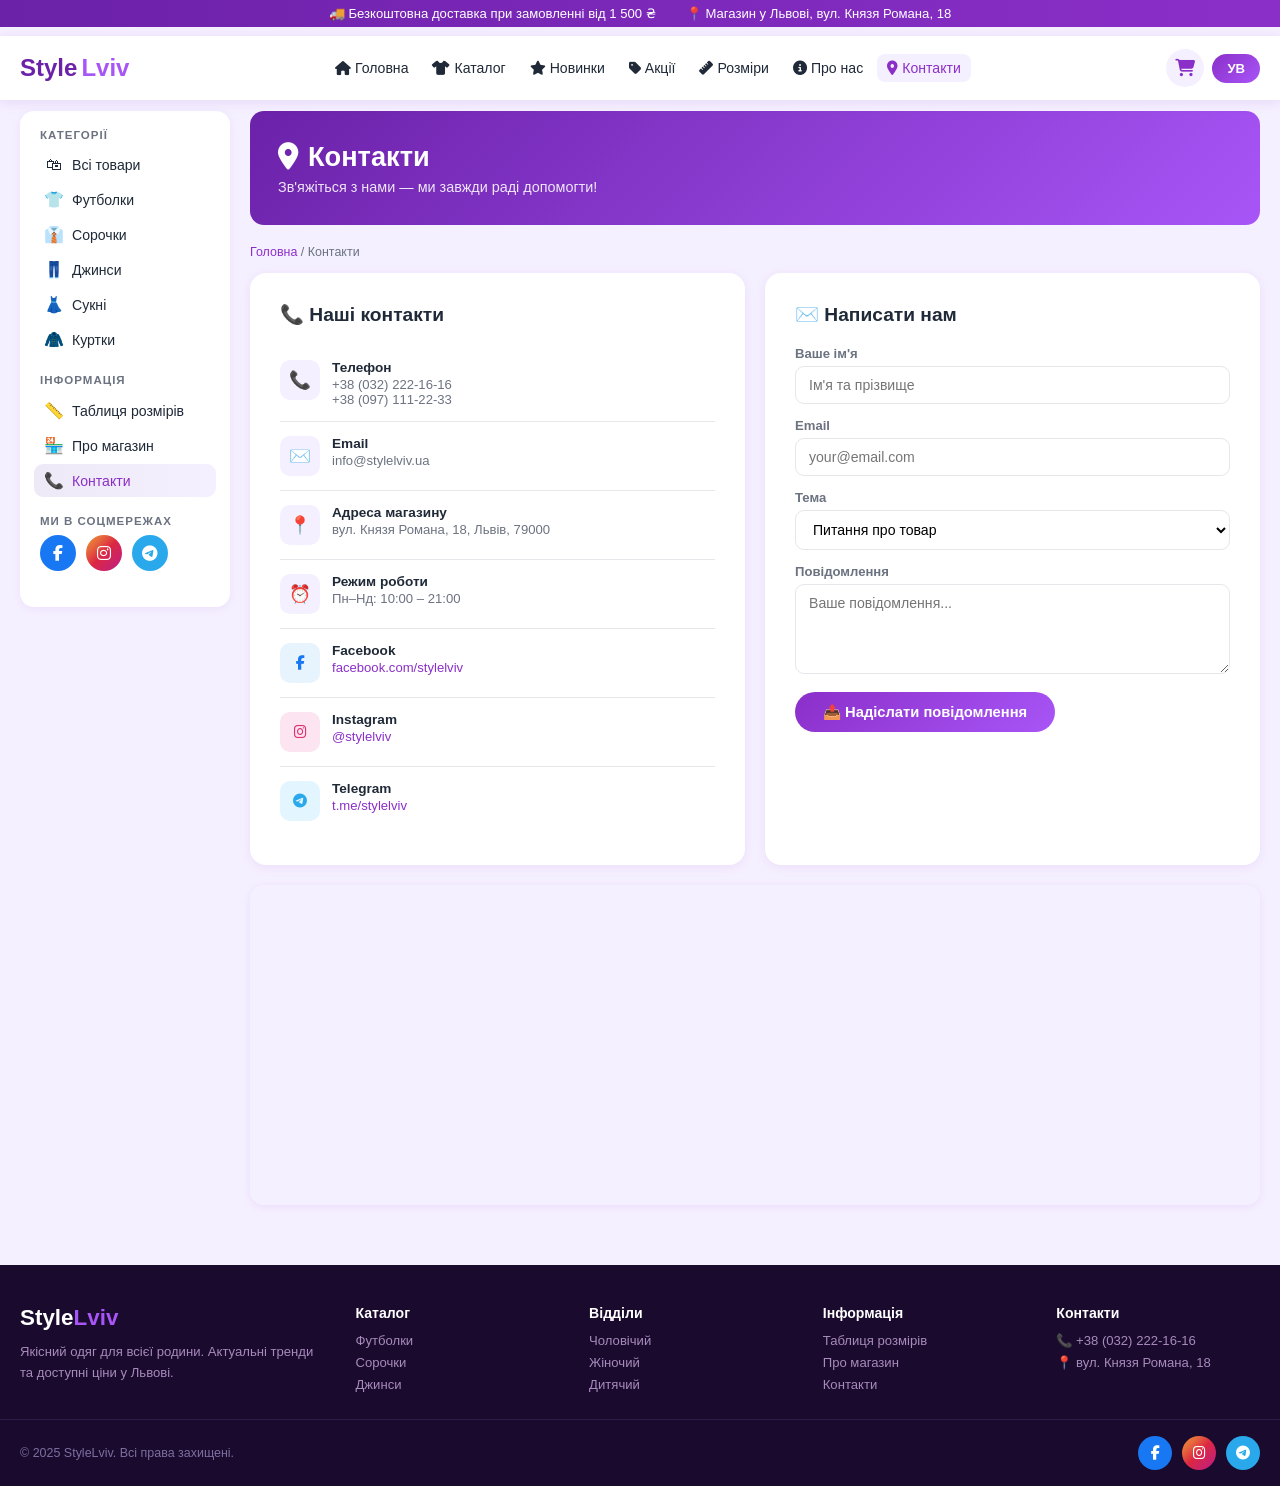
<file: contacts.html>
<!DOCTYPE html>
<html lang="uk">
<head>
  <meta charset="UTF-8"/>
  <meta name="viewport" content="width=device-width, initial-scale=1.0"/>
  <title>Контакти — StyleLviv</title>
  <link rel="stylesheet" href="style.css"/>
  <link rel="stylesheet" href="https://cdnjs.cloudflare.com/ajax/libs/font-awesome/6.5.0/css/all.min.css"/>
</head>
<body>
<div class="topbar">
  <span>🚚 Безкоштовна доставка при замовленні від 1 500 ₴</span>
  <span>📍 Магазин у Львові, вул. Князя Романа, 18</span>
</div>
<header>
  <div class="header-inner">
    <a href="index.html" class="logo">Style<span>Lviv</span></a>
    <button class="mobile-menu-btn">☰</button>
    <nav class="main-nav">
      <a href="index.html"><i class="fa-solid fa-house"></i> Головна</a>
      <a href="catalog.html"><i class="fa-solid fa-shirt"></i> Каталог</a>
      <a href="new.html"><i class="fa-solid fa-star"></i> Новинки</a>
      <a href="actions.html"><i class="fa-solid fa-tag"></i> Акції</a>
      <a href="sizes.html"><i class="fa-solid fa-ruler"></i> Розміри</a>
      <a href="about.html"><i class="fa-solid fa-circle-info"></i> Про нас</a>
      <a href="contacts.html" class="active"><i class="fa-solid fa-location-dot"></i> Контакти</a>
    </nav>
    <div class="header-icons">
      <a href="cart.html" class="icon-btn"><i class="fa-solid fa-cart-shopping"></i><span class="cart-count">0</span></a>
      <button class="auth-btn" data-open-auth>УВ</button>
    </div>
  </div>
</header>

<div class="page-wrap">
  <aside class="sidebar">
    <div class="sidebar-sticky">
      <div class="sidebar-section">
        <div class="sidebar-title">Категорії</div>
        <a href="catalog.html"><span class="s-icon">🛍</span> Всі товари</a>
        <a href="catalog.html?cat=tshirt"><span class="s-icon">👕</span> Футболки</a>
        <a href="catalog.html?cat=shirt"><span class="s-icon">👔</span> Сорочки</a>
        <a href="catalog.html?cat=jeans"><span class="s-icon">👖</span> Джинси</a>
        <a href="catalog.html?cat=dress"><span class="s-icon">👗</span> Сукні</a>
        <a href="catalog.html?cat=jacket"><span class="s-icon">🧥</span> Куртки</a>
      </div>
      <div class="sidebar-section">
        <div class="sidebar-title">Інформація</div>
        <a href="sizes.html"><span class="s-icon">📏</span> Таблиця розмірів</a>
        <a href="about.html"><span class="s-icon">🏪</span> Про магазин</a>
        <a href="contacts.html" class="active"><span class="s-icon">📞</span> Контакти</a>
      </div>
      <div class="sidebar-section">
        <div class="sidebar-title">Ми в соцмережах</div>
        <div class="social-icons">
          <a href="https://facebook.com" target="_blank" class="fb"><i class="fa-brands fa-facebook-f"></i></a>
          <a href="https://instagram.com" target="_blank" class="ig"><i class="fa-brands fa-instagram"></i></a>
          <a href="https://t.me" target="_blank" class="tg"><i class="fa-brands fa-telegram"></i></a>
        </div>
      </div>
    </div>
  </aside>

  <main class="main-content">
    <div class="page-hero">
      <h2><i class="fa-solid fa-location-dot"></i> Контакти</h2>
      <p>Зв'яжіться з нами — ми завжди раді допомогти!</p>
    </div>
    <div class="breadcrumb"><a href="index.html">Головна</a> / Контакти</div>

    <div style="display:grid;grid-template-columns:1fr 1fr;gap:20px;margin-bottom:20px" class="contacts-grid">
      <div class="form-card">
        <h3>📞 Наші контакти</h3>
        <div class="contact-detail">
          <div class="c-icon">📞</div>
          <div class="c-text"><h5>Телефон</h5><p>+38 (032) 222-16-16<br>+38 (097) 111-22-33</p></div>
        </div>
        <div class="contact-detail">
          <div class="c-icon">✉️</div>
          <div class="c-text"><h5>Email</h5><p>info@stylelviv.ua</p></div>
        </div>
        <div class="contact-detail">
          <div class="c-icon">📍</div>
          <div class="c-text"><h5>Адреса магазину</h5><p>вул. Князя Романа, 18, Львів, 79000</p></div>
        </div>
        <div class="contact-detail">
          <div class="c-icon">⏰</div>
          <div class="c-text"><h5>Режим роботи</h5><p>Пн–Нд: 10:00 – 21:00</p></div>
        </div>
        <div class="contact-detail">
          <div class="c-icon" style="background:#e8f4fd"><i class="fa-brands fa-facebook-f" style="color:#1877f2;font-size:.9rem"></i></div>
          <div class="c-text"><h5>Facebook</h5><p><a href="https://facebook.com" target="_blank" style="color:var(--purple)">facebook.com/stylelviv</a></p></div>
        </div>
        <div class="contact-detail">
          <div class="c-icon" style="background:#fce4f0"><i class="fa-brands fa-instagram" style="color:#e1306c;font-size:.9rem"></i></div>
          <div class="c-text"><h5>Instagram</h5><p><a href="https://instagram.com" target="_blank" style="color:var(--purple)">@stylelviv</a></p></div>
        </div>
        <div class="contact-detail">
          <div class="c-icon" style="background:#e3f6ff"><i class="fa-brands fa-telegram" style="color:#29a8eb;font-size:.9rem"></i></div>
          <div class="c-text"><h5>Telegram</h5><p><a href="https://t.me/stylelviv" target="_blank" style="color:var(--purple)">t.me/stylelviv</a></p></div>
        </div>
      </div>

      <div class="form-card">
        <h3>✉️ Написати нам</h3>
        <form id="contactForm">
          <div class="form-group"><label>Ваше ім'я</label><input type="text" name="cName" placeholder="Ім'я та прізвище" required/></div>
          <div class="form-group"><label>Email</label><input type="email" name="cEmail" placeholder="your@email.com" required/></div>
          <div class="form-group"><label>Тема</label>
            <select name="cSubject">
              <option>Питання про товар</option>
              <option>Повернення/обмін</option>
              <option>Доставка</option>
              <option>Інше</option>
            </select>
          </div>
          <div class="form-group"><label>Повідомлення</label><textarea name="cMsg" placeholder="Ваше повідомлення..." required></textarea></div>
          <button type="submit" class="btn-primary">📤 Надіслати повідомлення</button>
        </form>
      </div>
    </div>

    <!-- MAP -->
    <div class="map-wrap">
      <iframe
        src="https://www.google.com/maps/embed?pb=!1m18!1m12!1m3!1d2573.497!2d24.0280!3d49.8438!2m3!1f0!2f0!3f0!3m2!1i1024!2i768!4f13.1!3m3!1m2!1s0x473add6bee5ad9f1%3A0xf35a6985f1d3dca0!2z0LLRg9C70LjRhtGPINCa0L3Rj9C30Y8g0KDQvtC80LDQvdCwLCAxOCwg0JvRjNCy0ZbQsiA3OTAwMA!5e0!3m2!1suk!2sua!4v1700000000000!5m2!1suk!2sua"
        allowfullscreen="" loading="lazy" referrerpolicy="no-referrer-when-downgrade">
      </iframe>
    </div>
  </main>
</div>

<footer>
  <div class="footer-inner">
    <div class="footer-brand"><span class="logo-f">Style<span>Lviv</span></span><p>Якісний одяг для всієї родини. Актуальні тренди та доступні ціни у Львові.</p></div>
    <div class="footer-col"><h5>Каталог</h5><a href="catalog.html?cat=tshirt">Футболки</a><a href="catalog.html?cat=shirt">Сорочки</a><a href="catalog.html?cat=jeans">Джинси</a></div>
    <div class="footer-col"><h5>Відділи</h5><a href="men.html">Чоловічий</a><a href="women.html">Жіночий</a><a href="kids.html">Дитячий</a></div>
    <div class="footer-col"><h5>Інформація</h5><a href="sizes.html">Таблиця розмірів</a><a href="about.html">Про магазин</a><a href="contacts.html">Контакти</a></div>
    <div class="footer-col"><h5>Контакти</h5><a href="tel:+380322221616">📞 +38 (032) 222-16-16</a><a href="contacts.html">📍 вул. Князя Романа, 18</a></div>
  </div>
  <div class="footer-bottom">
    <span>© 2025 StyleLviv. Всі права захищені.</span>
    <div class="footer-social">
      <a href="https://facebook.com" target="_blank" class="fb"><i class="fa-brands fa-facebook-f"></i></a>
      <a href="https://instagram.com" target="_blank" class="ig"><i class="fa-brands fa-instagram"></i></a>
      <a href="https://t.me" target="_blank" class="tg"><i class="fa-brands fa-telegram"></i></a>
    </div>
  </div>
</footer>
<div class="modal-overlay" id="authModal">
  <div class="modal-box">
    <button class="modal-close">✕</button>
    <h3>👋 StyleLviv</h3>
    <div class="modal-tabs">
      <button class="modal-tab active" data-tab="loginForm">Вхід</button>
      <button class="modal-tab" data-tab="registerForm">Реєстрація</button>
    </div>
    <form id="loginForm" class="modal-form">
      <div class="form-group"><label>Email</label><input type="email" name="email" required/></div>
      <div class="form-group"><label>Пароль</label><input type="password" name="pass" required/></div>
      <button type="submit" class="btn-primary" style="width:100%">Увійти</button>
    </form>
    <form id="registerForm" class="modal-form" style="display:none">
      <div class="form-group"><label>Ім'я</label><input type="text" name="name" required/></div>
      <div class="form-group"><label>Email</label><input type="email" name="email" required/></div>
      <div class="form-group"><label>Пароль</label><input type="password" name="pass" required/></div>
      <div class="form-group"><label>Повторіть пароль</label><input type="password" name="pass2" required/></div>
      <button type="submit" class="btn-primary" style="width:100%">Зареєструватись</button>
    </form>
  </div>
</div>
<script src="scripts.js"></script>
</body>
</html>
</file>
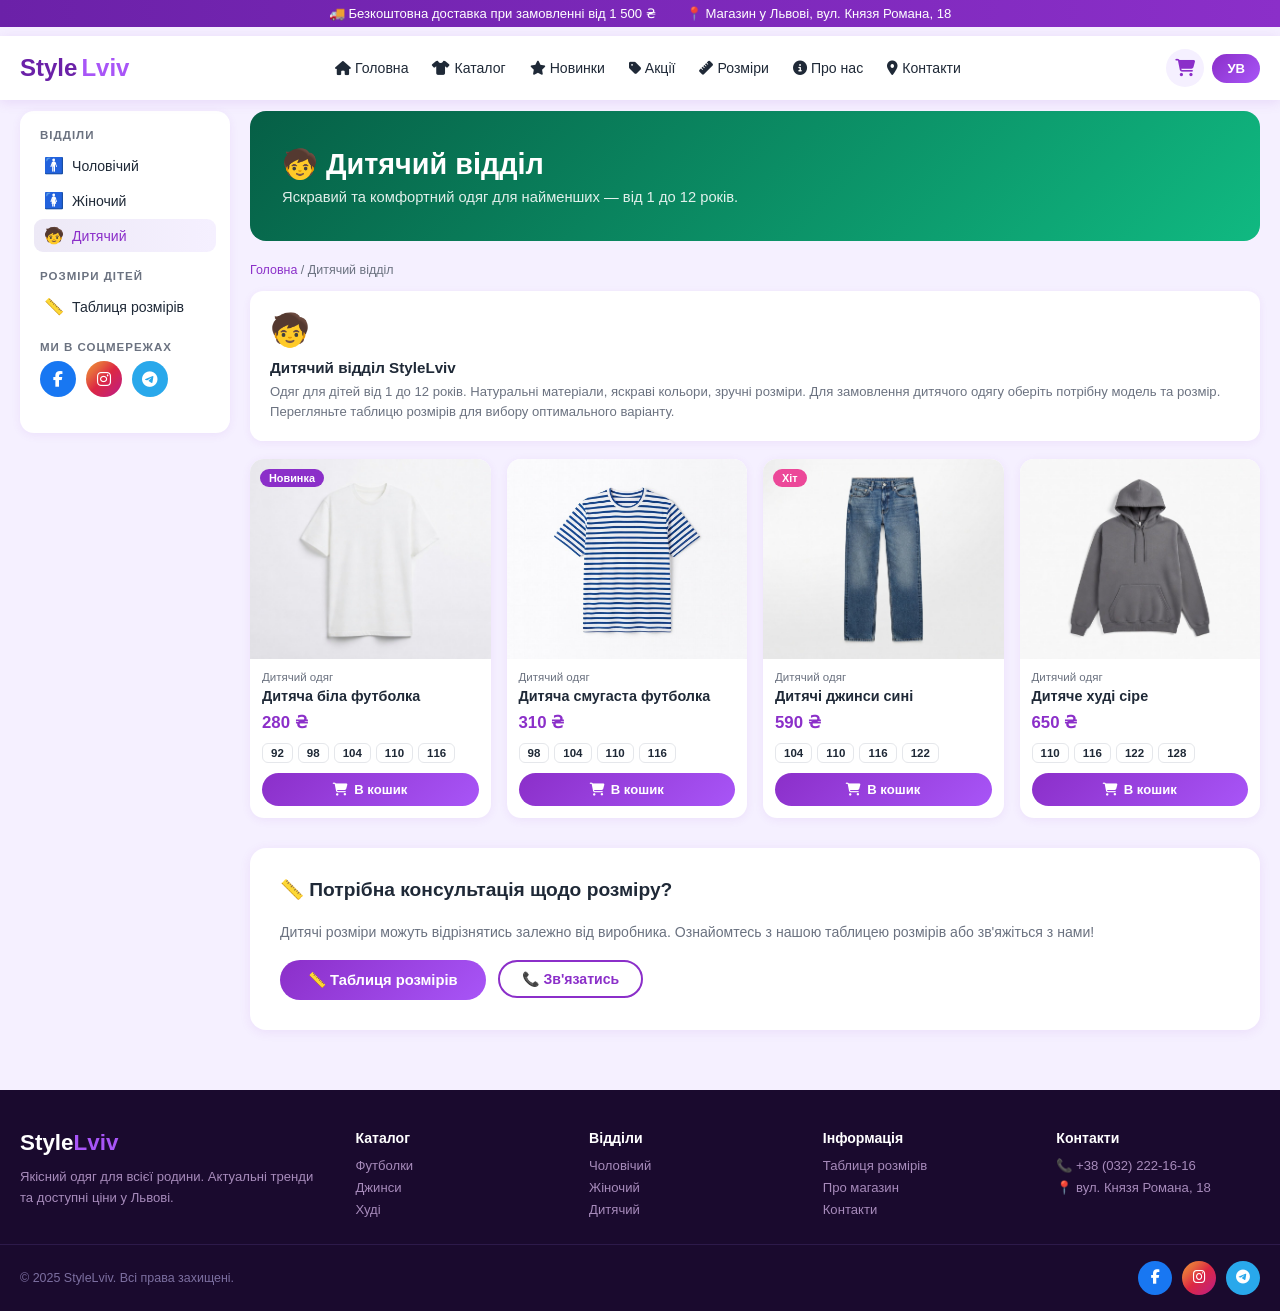
<file: kids.html>
<!DOCTYPE html>
<html lang="uk">
<head>
  <meta charset="UTF-8"/>
  <meta name="viewport" content="width=device-width, initial-scale=1.0"/>
  <title>Дитячий відділ — StyleLviv</title>
  <link rel="stylesheet" href="style.css"/>
  <link rel="stylesheet" href="https://cdnjs.cloudflare.com/ajax/libs/font-awesome/6.5.0/css/all.min.css"/>
</head>
<body>
<div class="topbar">
  <span>🚚 Безкоштовна доставка при замовленні від 1 500 ₴</span>
  <span>📍 Магазин у Львові, вул. Князя Романа, 18</span>
</div>
<header>
  <div class="header-inner">
    <a href="index.html" class="logo">Style<span>Lviv</span></a>
    <button class="mobile-menu-btn">☰</button>
    <nav class="main-nav">
      <a href="index.html"><i class="fa-solid fa-house"></i> Головна</a>
      <a href="catalog.html"><i class="fa-solid fa-shirt"></i> Каталог</a>
      <a href="new.html"><i class="fa-solid fa-star"></i> Новинки</a>
      <a href="actions.html"><i class="fa-solid fa-tag"></i> Акції</a>
      <a href="sizes.html"><i class="fa-solid fa-ruler"></i> Розміри</a>
      <a href="about.html"><i class="fa-solid fa-circle-info"></i> Про нас</a>
      <a href="contacts.html"><i class="fa-solid fa-location-dot"></i> Контакти</a>
    </nav>
    <div class="header-icons">
      <a href="cart.html" class="icon-btn"><i class="fa-solid fa-cart-shopping"></i><span class="cart-count">0</span></a>
      <button class="auth-btn" data-open-auth>УВ</button>
    </div>
  </div>
</header>

<div class="page-wrap">
  <aside class="sidebar">
    <div class="sidebar-sticky">
      <div class="sidebar-section">
        <div class="sidebar-title">Відділи</div>
        <a href="men.html"><span class="s-icon">🚹</span> Чоловічий</a>
        <a href="women.html"><span class="s-icon">🚺</span> Жіночий</a>
        <a href="kids.html" class="active"><span class="s-icon">🧒</span> Дитячий</a>
      </div>
      <div class="sidebar-section">
        <div class="sidebar-title">Розміри дітей</div>
        <a href="sizes.html#kids"><span class="s-icon">📏</span> Таблиця розмірів</a>
      </div>
      <div class="sidebar-section">
        <div class="sidebar-title">Ми в соцмережах</div>
        <div class="social-icons">
          <a href="https://facebook.com" target="_blank" class="fb"><i class="fa-brands fa-facebook-f"></i></a>
          <a href="https://instagram.com" target="_blank" class="ig"><i class="fa-brands fa-instagram"></i></a>
          <a href="https://t.me" target="_blank" class="tg"><i class="fa-brands fa-telegram"></i></a>
        </div>
      </div>
    </div>
  </aside>

  <main class="main-content">
    <div class="gender-hero kids">
      <h2>🧒 Дитячий відділ</h2>
      <p>Яскравий та комфортний одяг для найменших — від 1 до 12 років.</p>
    </div>
    <div class="breadcrumb"><a href="index.html">Головна</a> / Дитячий відділ</div>

    <div class="info-card" style="margin-bottom:18px">
      <div class="i-icon">🧒</div>
      <h4>Дитячий відділ StyleLviv</h4>
      <p>Одяг для дітей від 1 до 12 років. Натуральні матеріали, яскраві кольори, зручні розміри. 
      Для замовлення дитячого одягу оберіть потрібну модель та розмір. Перегляньте таблицю розмірів для вибору оптимального варіанту.</p>
    </div>

    <div class="products-grid">
      <div class="product-card" data-id="k1" data-name="Дитяча біла футболка" data-price="280" data-img="images/tshirt-white.jpg" data-cat="kids-tshirt">
        <div class="product-img-wrap"><img src="images/tshirt-white.jpg" alt="Дитяча футболка"/><span class="product-badge badge-new">Новинка</span></div>
        <div class="product-body">
          <div class="product-cat">Дитячий одяг</div>
          <div class="product-name">Дитяча біла футболка</div>
          <div class="product-price">280 ₴</div>
          <div class="sizes-row">
            <button class="size-btn">92</button><button class="size-btn">98</button><button class="size-btn">104</button><button class="size-btn">110</button><button class="size-btn">116</button>
          </div>
          <button class="btn-cart"><i class="fa-solid fa-cart-shopping"></i> В кошик</button>
        </div>
      </div>
      <div class="product-card" data-id="k2" data-name="Дитяча смугаста футболка" data-price="310" data-img="images/tshirt-striped.jpg" data-cat="kids-tshirt">
        <div class="product-img-wrap"><img src="images/tshirt-striped.jpg" alt="Дитяча смугаста футболка"/></div>
        <div class="product-body">
          <div class="product-cat">Дитячий одяг</div>
          <div class="product-name">Дитяча смугаста футболка</div>
          <div class="product-price">310 ₴</div>
          <div class="sizes-row">
            <button class="size-btn">98</button><button class="size-btn">104</button><button class="size-btn">110</button><button class="size-btn">116</button>
          </div>
          <button class="btn-cart"><i class="fa-solid fa-cart-shopping"></i> В кошик</button>
        </div>
      </div>
      <div class="product-card" data-id="k3" data-name="Дитячі джинси сині" data-price="590" data-img="images/jeans-blue.jpg" data-cat="kids-jeans">
        <div class="product-img-wrap"><img src="images/jeans-blue.jpg" alt="Дитячі джинси"/><span class="product-badge badge-hit">Хіт</span></div>
        <div class="product-body">
          <div class="product-cat">Дитячий одяг</div>
          <div class="product-name">Дитячі джинси сині</div>
          <div class="product-price">590 ₴</div>
          <div class="sizes-row">
            <button class="size-btn">104</button><button class="size-btn">110</button><button class="size-btn">116</button><button class="size-btn">122</button>
          </div>
          <button class="btn-cart"><i class="fa-solid fa-cart-shopping"></i> В кошик</button>
        </div>
      </div>
      <div class="product-card" data-id="k4" data-name="Дитяче худі сіре" data-price="650" data-img="images/hoodie-gray.jpg" data-cat="kids-hoodie">
        <div class="product-img-wrap"><img src="images/hoodie-gray.jpg" alt="Дитяче худі"/></div>
        <div class="product-body">
          <div class="product-cat">Дитячий одяг</div>
          <div class="product-name">Дитяче худі сіре</div>
          <div class="product-price">650 ₴</div>
          <div class="sizes-row">
            <button class="size-btn">110</button><button class="size-btn">116</button><button class="size-btn">122</button><button class="size-btn">128</button>
          </div>
          <button class="btn-cart"><i class="fa-solid fa-cart-shopping"></i> В кошик</button>
        </div>
      </div>
    </div>

    <div class="form-card" style="margin-top:16px">
      <h3>📏 Потрібна консультація щодо розміру?</h3>
      <p style="color:var(--gray);font-size:.88rem;margin:8px 0 16px;line-height:1.6">Дитячі розміри можуть відрізнятись залежно від виробника. Ознайомтесь з нашою таблицею розмірів або зв'яжіться з нами!</p>
      <div style="display:flex;gap:12px;flex-wrap:wrap">
        <a href="sizes.html"><button class="btn-primary">📏 Таблиця розмірів</button></a>
        <a href="contacts.html"><button class="btn-secondary">📞 Зв'язатись</button></a>
      </div>
    </div>
  </main>
</div>

<footer>
  <div class="footer-inner">
    <div class="footer-brand"><span class="logo-f">Style<span>Lviv</span></span><p>Якісний одяг для всієї родини. Актуальні тренди та доступні ціни у Львові.</p></div>
    <div class="footer-col"><h5>Каталог</h5><a href="catalog.html?cat=tshirt">Футболки</a><a href="catalog.html?cat=jeans">Джинси</a><a href="catalog.html?cat=hoodie">Худі</a></div>
    <div class="footer-col"><h5>Відділи</h5><a href="men.html">Чоловічий</a><a href="women.html">Жіночий</a><a href="kids.html">Дитячий</a></div>
    <div class="footer-col"><h5>Інформація</h5><a href="sizes.html">Таблиця розмірів</a><a href="about.html">Про магазин</a><a href="contacts.html">Контакти</a></div>
    <div class="footer-col"><h5>Контакти</h5><a href="tel:+380322221616">📞 +38 (032) 222-16-16</a><a href="contacts.html">📍 вул. Князя Романа, 18</a></div>
  </div>
  <div class="footer-bottom">
    <span>© 2025 StyleLviv. Всі права захищені.</span>
    <div class="footer-social">
      <a href="https://facebook.com" target="_blank" class="fb"><i class="fa-brands fa-facebook-f"></i></a>
      <a href="https://instagram.com" target="_blank" class="ig"><i class="fa-brands fa-instagram"></i></a>
      <a href="https://t.me" target="_blank" class="tg"><i class="fa-brands fa-telegram"></i></a>
    </div>
  </div>
</footer>
<div class="modal-overlay" id="authModal">
  <div class="modal-box">
    <button class="modal-close">✕</button>
    <h3>👋 StyleLviv</h3>
    <div class="modal-tabs">
      <button class="modal-tab active" data-tab="loginForm">Вхід</button>
      <button class="modal-tab" data-tab="registerForm">Реєстрація</button>
    </div>
    <form id="loginForm" class="modal-form">
      <div class="form-group"><label>Email</label><input type="email" name="email" required/></div>
      <div class="form-group"><label>Пароль</label><input type="password" name="pass" required/></div>
      <button type="submit" class="btn-primary" style="width:100%">Увійти</button>
    </form>
    <form id="registerForm" class="modal-form" style="display:none">
      <div class="form-group"><label>Ім'я</label><input type="text" name="name" required/></div>
      <div class="form-group"><label>Email</label><input type="email" name="email" required/></div>
      <div class="form-group"><label>Пароль</label><input type="password" name="pass" required/></div>
      <div class="form-group"><label>Повторіть пароль</label><input type="password" name="pass2" required/></div>
      <button type="submit" class="btn-primary" style="width:100%">Зареєструватись</button>
    </form>
  </div>
</div>
<script src="scripts.js"></script>
</body>
</html>
</file>
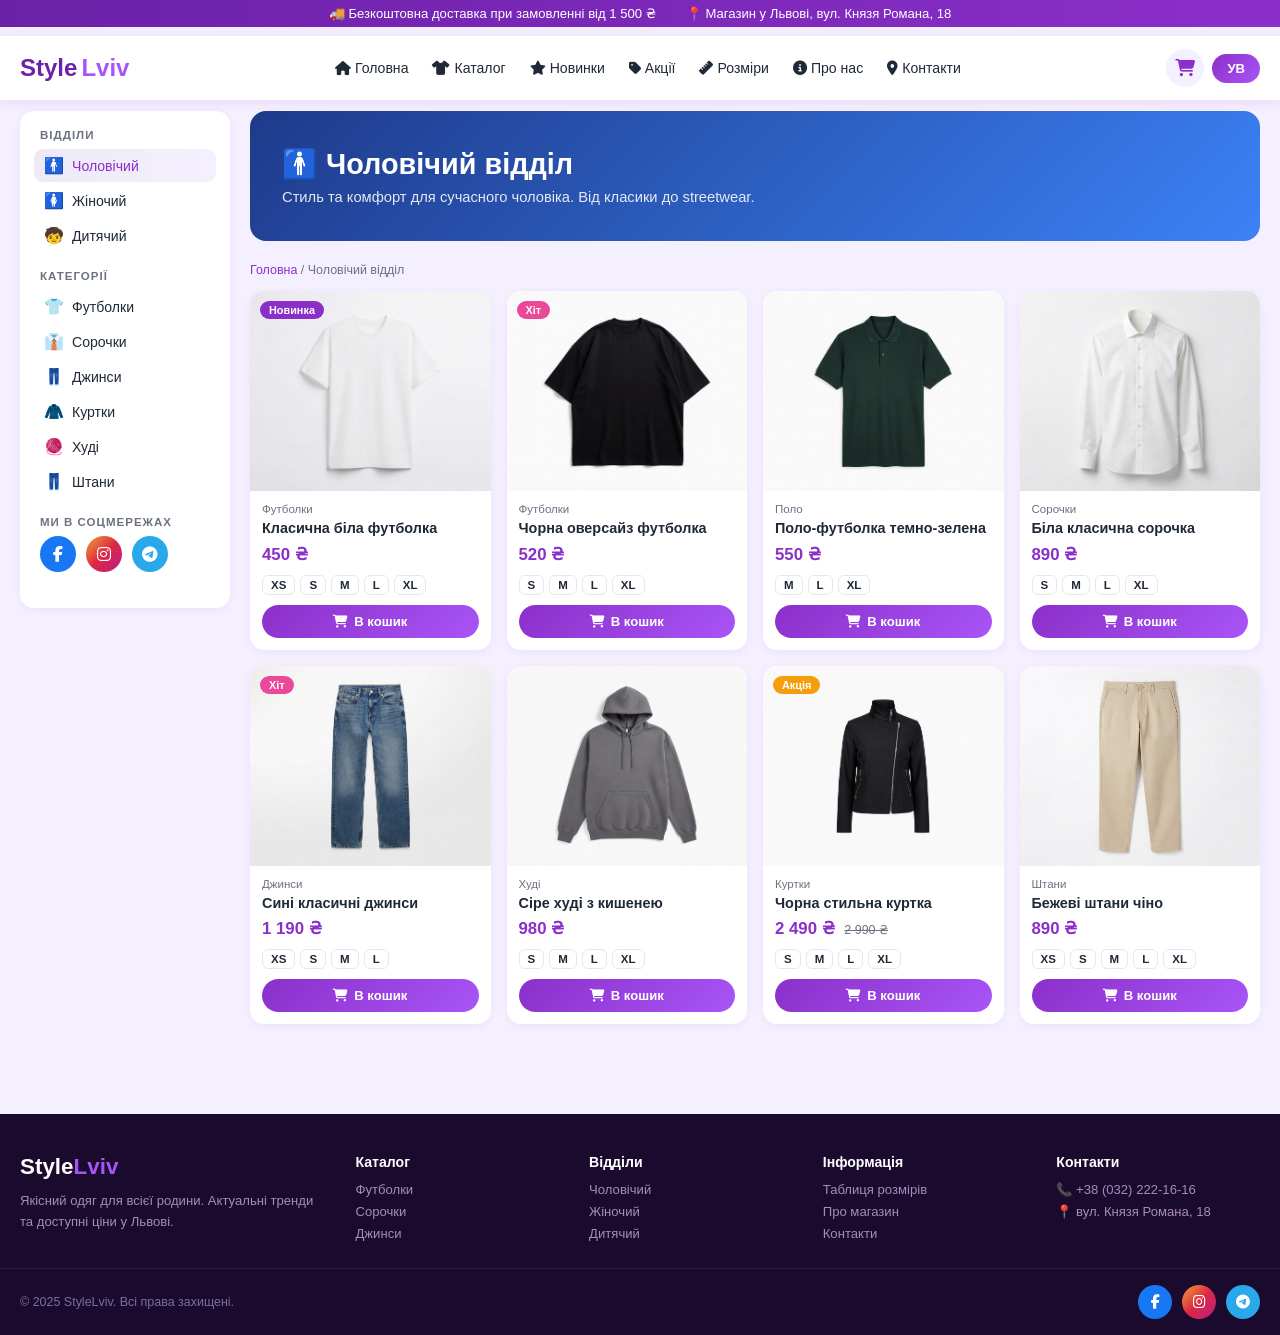
<file: men.html>
<!DOCTYPE html>
<html lang="uk">
<head>
  <meta charset="UTF-8"/>
  <meta name="viewport" content="width=device-width, initial-scale=1.0"/>
  <title>Чоловічий відділ — StyleLviv</title>
  <link rel="stylesheet" href="style.css"/>
  <link rel="stylesheet" href="https://cdnjs.cloudflare.com/ajax/libs/font-awesome/6.5.0/css/all.min.css"/>
</head>
<body>
<div class="topbar">
  <span>🚚 Безкоштовна доставка при замовленні від 1 500 ₴</span>
  <span>📍 Магазин у Львові, вул. Князя Романа, 18</span>
</div>
<header>
  <div class="header-inner">
    <a href="index.html" class="logo">Style<span>Lviv</span></a>
    <button class="mobile-menu-btn">☰</button>
    <nav class="main-nav">
      <a href="index.html"><i class="fa-solid fa-house"></i> Головна</a>
      <a href="catalog.html"><i class="fa-solid fa-shirt"></i> Каталог</a>
      <a href="new.html"><i class="fa-solid fa-star"></i> Новинки</a>
      <a href="actions.html"><i class="fa-solid fa-tag"></i> Акції</a>
      <a href="sizes.html"><i class="fa-solid fa-ruler"></i> Розміри</a>
      <a href="about.html"><i class="fa-solid fa-circle-info"></i> Про нас</a>
      <a href="contacts.html"><i class="fa-solid fa-location-dot"></i> Контакти</a>
    </nav>
    <div class="header-icons">
      <a href="cart.html" class="icon-btn"><i class="fa-solid fa-cart-shopping"></i><span class="cart-count">0</span></a>
      <button class="auth-btn" data-open-auth>УВ</button>
    </div>
  </div>
</header>

<div class="page-wrap">
  <aside class="sidebar">
    <div class="sidebar-sticky">
      <div class="sidebar-section">
        <div class="sidebar-title">Відділи</div>
        <a href="men.html" class="active"><span class="s-icon">🚹</span> Чоловічий</a>
        <a href="women.html"><span class="s-icon">🚺</span> Жіночий</a>
        <a href="kids.html"><span class="s-icon">🧒</span> Дитячий</a>
      </div>
      <div class="sidebar-section">
        <div class="sidebar-title">Категорії</div>
        <a href="catalog.html?cat=tshirt"><span class="s-icon">👕</span> Футболки</a>
        <a href="catalog.html?cat=shirt"><span class="s-icon">👔</span> Сорочки</a>
        <a href="catalog.html?cat=jeans"><span class="s-icon">👖</span> Джинси</a>
        <a href="catalog.html?cat=jacket"><span class="s-icon">🧥</span> Куртки</a>
        <a href="catalog.html?cat=hoodie"><span class="s-icon">🧶</span> Худі</a>
        <a href="catalog.html?cat=pants"><span class="s-icon">👖</span> Штани</a>
      </div>
      <div class="sidebar-section">
        <div class="sidebar-title">Ми в соцмережах</div>
        <div class="social-icons">
          <a href="https://facebook.com" target="_blank" class="fb"><i class="fa-brands fa-facebook-f"></i></a>
          <a href="https://instagram.com" target="_blank" class="ig"><i class="fa-brands fa-instagram"></i></a>
          <a href="https://t.me" target="_blank" class="tg"><i class="fa-brands fa-telegram"></i></a>
        </div>
      </div>
    </div>
  </aside>

  <main class="main-content">
    <div class="gender-hero men">
      <h2>🚹 Чоловічий відділ</h2>
      <p>Стиль та комфорт для сучасного чоловіка. Від класики до streetwear.</p>
    </div>
    <div class="breadcrumb"><a href="index.html">Головна</a> / Чоловічий відділ</div>

    <div class="products-grid">
      <div class="product-card" data-id="1" data-name="Класична біла футболка" data-price="450" data-img="images/tshirt-white.jpg" data-cat="tshirt">
        <div class="product-img-wrap"><img src="images/tshirt-white.jpg" alt="Біла футболка"/><span class="product-badge badge-new">Новинка</span></div>
        <div class="product-body">
          <div class="product-cat">Футболки</div>
          <div class="product-name">Класична біла футболка</div>
          <div class="product-price">450 ₴</div>
          <div class="sizes-row"><button class="size-btn">XS</button><button class="size-btn">S</button><button class="size-btn">M</button><button class="size-btn">L</button><button class="size-btn">XL</button></div>
          <button class="btn-cart"><i class="fa-solid fa-cart-shopping"></i> В кошик</button>
        </div>
      </div>
      <div class="product-card" data-id="2" data-name="Чорна оверсайз футболка" data-price="520" data-img="images/tshirt-black.jpg" data-cat="tshirt">
        <div class="product-img-wrap"><img src="images/tshirt-black.jpg" alt="Чорна футболка"/><span class="product-badge badge-hit">Хіт</span></div>
        <div class="product-body">
          <div class="product-cat">Футболки</div>
          <div class="product-name">Чорна оверсайз футболка</div>
          <div class="product-price">520 ₴</div>
          <div class="sizes-row"><button class="size-btn">S</button><button class="size-btn">M</button><button class="size-btn">L</button><button class="size-btn">XL</button></div>
          <button class="btn-cart"><i class="fa-solid fa-cart-shopping"></i> В кошик</button>
        </div>
      </div>
      <div class="product-card" data-id="4" data-name="Поло-футболка темно-зелена" data-price="550" data-img="images/polo-darkgreen.jpg" data-cat="polo">
        <div class="product-img-wrap"><img src="images/polo-darkgreen.jpg" alt="Поло"/></div>
        <div class="product-body">
          <div class="product-cat">Поло</div>
          <div class="product-name">Поло-футболка темно-зелена</div>
          <div class="product-price">550 ₴</div>
          <div class="sizes-row"><button class="size-btn">M</button><button class="size-btn">L</button><button class="size-btn">XL</button></div>
          <button class="btn-cart"><i class="fa-solid fa-cart-shopping"></i> В кошик</button>
        </div>
      </div>
      <div class="product-card" data-id="5" data-name="Біла класична сорочка" data-price="890" data-img="images/shirt-white.jpg" data-cat="shirt">
        <div class="product-img-wrap"><img src="images/shirt-white.jpg" alt="Біла сорочка"/></div>
        <div class="product-body">
          <div class="product-cat">Сорочки</div>
          <div class="product-name">Біла класична сорочка</div>
          <div class="product-price">890 ₴</div>
          <div class="sizes-row"><button class="size-btn">S</button><button class="size-btn">M</button><button class="size-btn">L</button><button class="size-btn">XL</button></div>
          <button class="btn-cart"><i class="fa-solid fa-cart-shopping"></i> В кошик</button>
        </div>
      </div>
      <div class="product-card" data-id="6" data-name="Сині класичні джинси" data-price="1190" data-img="images/jeans-blue.jpg" data-cat="jeans">
        <div class="product-img-wrap"><img src="images/jeans-blue.jpg" alt="Джинси"/><span class="product-badge badge-hit">Хіт</span></div>
        <div class="product-body">
          <div class="product-cat">Джинси</div>
          <div class="product-name">Сині класичні джинси</div>
          <div class="product-price">1 190 ₴</div>
          <div class="sizes-row"><button class="size-btn">XS</button><button class="size-btn">S</button><button class="size-btn">M</button><button class="size-btn">L</button></div>
          <button class="btn-cart"><i class="fa-solid fa-cart-shopping"></i> В кошик</button>
        </div>
      </div>
      <div class="product-card" data-id="8" data-name="Сіре худі з кишенею" data-price="980" data-img="images/hoodie-gray.jpg" data-cat="hoodie">
        <div class="product-img-wrap"><img src="images/hoodie-gray.jpg" alt="Сіре худі"/></div>
        <div class="product-body">
          <div class="product-cat">Худі</div>
          <div class="product-name">Сіре худі з кишенею</div>
          <div class="product-price">980 ₴</div>
          <div class="sizes-row"><button class="size-btn">S</button><button class="size-btn">M</button><button class="size-btn">L</button><button class="size-btn">XL</button></div>
          <button class="btn-cart"><i class="fa-solid fa-cart-shopping"></i> В кошик</button>
        </div>
      </div>
      <div class="product-card" data-id="9" data-name="Чорна стильна куртка" data-price="2490" data-img="images/jacket-black.jpg" data-cat="jacket">
        <div class="product-img-wrap"><img src="images/jacket-black.jpg" alt="Куртка"/><span class="product-badge badge-sale">Акція</span></div>
        <div class="product-body">
          <div class="product-cat">Куртки</div>
          <div class="product-name">Чорна стильна куртка</div>
          <div class="product-price">2 490 ₴ <span class="price-old">2 990 ₴</span></div>
          <div class="sizes-row"><button class="size-btn">S</button><button class="size-btn">M</button><button class="size-btn">L</button><button class="size-btn">XL</button></div>
          <button class="btn-cart"><i class="fa-solid fa-cart-shopping"></i> В кошик</button>
        </div>
      </div>
      <div class="product-card" data-id="10" data-name="Бежеві штани чіно" data-price="890" data-img="images/pants-beige.jpg" data-cat="pants">
        <div class="product-img-wrap"><img src="images/pants-beige.jpg" alt="Штани"/></div>
        <div class="product-body">
          <div class="product-cat">Штани</div>
          <div class="product-name">Бежеві штани чіно</div>
          <div class="product-price">890 ₴</div>
          <div class="sizes-row"><button class="size-btn">XS</button><button class="size-btn">S</button><button class="size-btn">M</button><button class="size-btn">L</button><button class="size-btn">XL</button></div>
          <button class="btn-cart"><i class="fa-solid fa-cart-shopping"></i> В кошик</button>
        </div>
      </div>
    </div>
  </main>
</div>

<footer>
  <div class="footer-inner">
    <div class="footer-brand"><span class="logo-f">Style<span>Lviv</span></span><p>Якісний одяг для всієї родини. Актуальні тренди та доступні ціни у Львові.</p></div>
    <div class="footer-col"><h5>Каталог</h5><a href="catalog.html?cat=tshirt">Футболки</a><a href="catalog.html?cat=shirt">Сорочки</a><a href="catalog.html?cat=jeans">Джинси</a></div>
    <div class="footer-col"><h5>Відділи</h5><a href="men.html">Чоловічий</a><a href="women.html">Жіночий</a><a href="kids.html">Дитячий</a></div>
    <div class="footer-col"><h5>Інформація</h5><a href="sizes.html">Таблиця розмірів</a><a href="about.html">Про магазин</a><a href="contacts.html">Контакти</a></div>
    <div class="footer-col"><h5>Контакти</h5><a href="tel:+380322221616">📞 +38 (032) 222-16-16</a><a href="contacts.html">📍 вул. Князя Романа, 18</a></div>
  </div>
  <div class="footer-bottom">
    <span>© 2025 StyleLviv. Всі права захищені.</span>
    <div class="footer-social">
      <a href="https://facebook.com" target="_blank" class="fb"><i class="fa-brands fa-facebook-f"></i></a>
      <a href="https://instagram.com" target="_blank" class="ig"><i class="fa-brands fa-instagram"></i></a>
      <a href="https://t.me" target="_blank" class="tg"><i class="fa-brands fa-telegram"></i></a>
    </div>
  </div>
</footer>
<div class="modal-overlay" id="authModal">
  <div class="modal-box">
    <button class="modal-close">✕</button>
    <h3>👋 StyleLviv</h3>
    <div class="modal-tabs">
      <button class="modal-tab active" data-tab="loginForm">Вхід</button>
      <button class="modal-tab" data-tab="registerForm">Реєстрація</button>
    </div>
    <form id="loginForm" class="modal-form">
      <div class="form-group"><label>Email</label><input type="email" name="email" required/></div>
      <div class="form-group"><label>Пароль</label><input type="password" name="pass" required/></div>
      <button type="submit" class="btn-primary" style="width:100%">Увійти</button>
    </form>
    <form id="registerForm" class="modal-form" style="display:none">
      <div class="form-group"><label>Ім'я</label><input type="text" name="name" required/></div>
      <div class="form-group"><label>Email</label><input type="email" name="email" required/></div>
      <div class="form-group"><label>Пароль</label><input type="password" name="pass" required/></div>
      <div class="form-group"><label>Повторіть пароль</label><input type="password" name="pass2" required/></div>
      <button type="submit" class="btn-primary" style="width:100%">Зареєструватись</button>
    </form>
  </div>
</div>
<script src="scripts.js"></script>
</body>
</html>
</file>
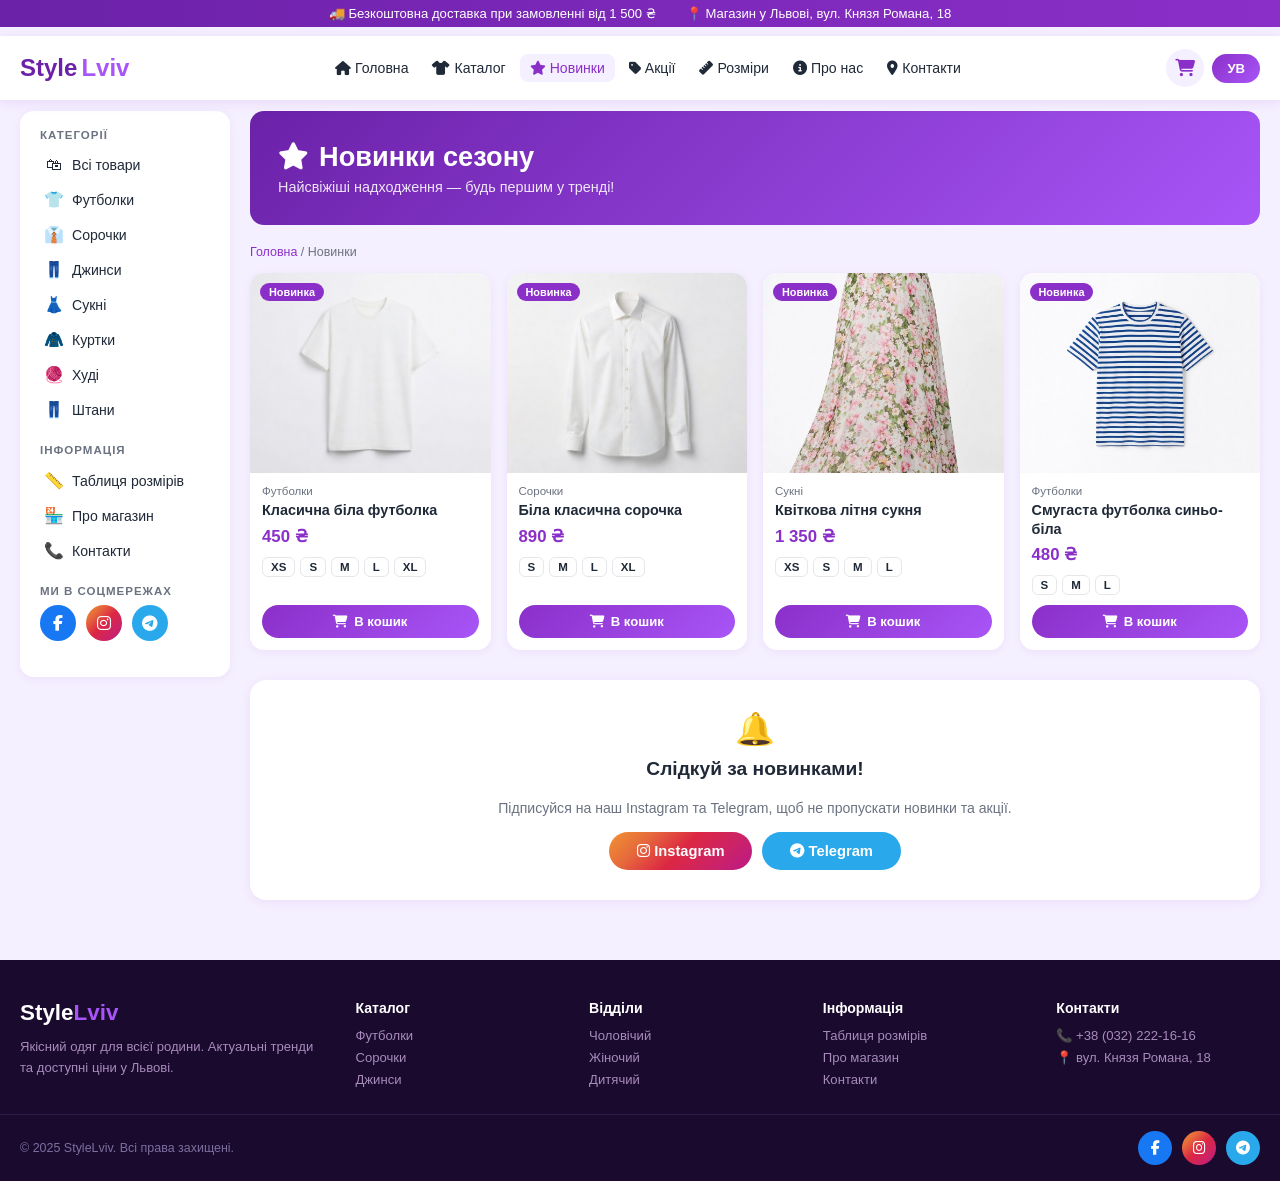
<file: new.html>
<!DOCTYPE html>
<html lang="uk">
<head>
  <meta charset="UTF-8"/>
  <meta name="viewport" content="width=device-width, initial-scale=1.0"/>
  <title>Новинки — StyleLviv</title>
  <link rel="stylesheet" href="style.css"/>
  <link rel="stylesheet" href="https://cdnjs.cloudflare.com/ajax/libs/font-awesome/6.5.0/css/all.min.css"/>
</head>
<body>
<div class="topbar">
  <span>🚚 Безкоштовна доставка при замовленні від 1 500 ₴</span>
  <span>📍 Магазин у Львові, вул. Князя Романа, 18</span>
</div>
<header>
  <div class="header-inner">
    <a href="index.html" class="logo">Style<span>Lviv</span></a>
    <button class="mobile-menu-btn">☰</button>
    <nav class="main-nav">
      <a href="index.html"><i class="fa-solid fa-house"></i> Головна</a>
      <a href="catalog.html"><i class="fa-solid fa-shirt"></i> Каталог</a>
      <a href="new.html" class="active"><i class="fa-solid fa-star"></i> Новинки</a>
      <a href="actions.html"><i class="fa-solid fa-tag"></i> Акції</a>
      <a href="sizes.html"><i class="fa-solid fa-ruler"></i> Розміри</a>
      <a href="about.html"><i class="fa-solid fa-circle-info"></i> Про нас</a>
      <a href="contacts.html"><i class="fa-solid fa-location-dot"></i> Контакти</a>
    </nav>
    <div class="header-icons">
      <a href="cart.html" class="icon-btn"><i class="fa-solid fa-cart-shopping"></i><span class="cart-count">0</span></a>
      <button class="auth-btn" data-open-auth>УВ</button>
    </div>
  </div>
</header>

<div class="page-wrap">
  <aside class="sidebar">
    <div class="sidebar-sticky">
      <div class="sidebar-section">
        <div class="sidebar-title">Категорії</div>
        <a href="catalog.html"><span class="s-icon">🛍</span> Всі товари</a>
        <a href="catalog.html?cat=tshirt"><span class="s-icon">👕</span> Футболки</a>
        <a href="catalog.html?cat=shirt"><span class="s-icon">👔</span> Сорочки</a>
        <a href="catalog.html?cat=jeans"><span class="s-icon">👖</span> Джинси</a>
        <a href="catalog.html?cat=dress"><span class="s-icon">👗</span> Сукні</a>
        <a href="catalog.html?cat=jacket"><span class="s-icon">🧥</span> Куртки</a>
        <a href="catalog.html?cat=hoodie"><span class="s-icon">🧶</span> Худі</a>
        <a href="catalog.html?cat=pants"><span class="s-icon">👖</span> Штани</a>
      </div>
      <div class="sidebar-section">
        <div class="sidebar-title">Інформація</div>
        <a href="sizes.html"><span class="s-icon">📏</span> Таблиця розмірів</a>
        <a href="about.html"><span class="s-icon">🏪</span> Про магазин</a>
        <a href="contacts.html"><span class="s-icon">📞</span> Контакти</a>
      </div>
      <div class="sidebar-section">
        <div class="sidebar-title">Ми в соцмережах</div>
        <div class="social-icons">
          <a href="https://facebook.com" target="_blank" class="fb"><i class="fa-brands fa-facebook-f"></i></a>
          <a href="https://instagram.com" target="_blank" class="ig"><i class="fa-brands fa-instagram"></i></a>
          <a href="https://t.me" target="_blank" class="tg"><i class="fa-brands fa-telegram"></i></a>
        </div>
      </div>
    </div>
  </aside>

  <main class="main-content">
    <div class="page-hero">
      <h2><i class="fa-solid fa-star"></i> Новинки сезону</h2>
      <p>Найсвіжіші надходження — будь першим у тренді!</p>
    </div>
    <div class="breadcrumb"><a href="index.html">Головна</a> / Новинки</div>

    <div class="products-grid">
      <div class="product-card" data-id="1" data-name="Класична біла футболка" data-price="450" data-img="images/tshirt-white.jpg" data-cat="tshirt">
        <div class="product-img-wrap">
          <img src="images/tshirt-white.jpg" alt="Класична біла футболка"/>
          <span class="product-badge badge-new">Новинка</span>
        </div>
        <div class="product-body">
          <div class="product-cat">Футболки</div>
          <div class="product-name">Класична біла футболка</div>
          <div class="product-price">450 ₴</div>
          <div class="sizes-row">
            <button class="size-btn">XS</button><button class="size-btn">S</button><button class="size-btn">M</button><button class="size-btn">L</button><button class="size-btn">XL</button>
          </div>
          <button class="btn-cart"><i class="fa-solid fa-cart-shopping"></i> В кошик</button>
        </div>
      </div>

      <div class="product-card" data-id="5" data-name="Біла класична сорочка" data-price="890" data-img="images/shirt-white.jpg" data-cat="shirt">
        <div class="product-img-wrap">
          <img src="images/shirt-white.jpg" alt="Біла класична сорочка"/>
          <span class="product-badge badge-new">Новинка</span>
        </div>
        <div class="product-body">
          <div class="product-cat">Сорочки</div>
          <div class="product-name">Біла класична сорочка</div>
          <div class="product-price">890 ₴</div>
          <div class="sizes-row">
            <button class="size-btn">S</button><button class="size-btn">M</button><button class="size-btn">L</button><button class="size-btn">XL</button>
          </div>
          <button class="btn-cart"><i class="fa-solid fa-cart-shopping"></i> В кошик</button>
        </div>
      </div>

      <div class="product-card" data-id="7" data-name="Квіткова літня сукня" data-price="1350" data-img="images/dress-floral.jpg" data-cat="dress">
        <div class="product-img-wrap">
          <img src="images/dress-floral.jpg" alt="Квіткова сукня"/>
          <span class="product-badge badge-new">Новинка</span>
        </div>
        <div class="product-body">
          <div class="product-cat">Сукні</div>
          <div class="product-name">Квіткова літня сукня</div>
          <div class="product-price">1 350 ₴</div>
          <div class="sizes-row">
            <button class="size-btn">XS</button><button class="size-btn">S</button><button class="size-btn">M</button><button class="size-btn">L</button>
          </div>
          <button class="btn-cart"><i class="fa-solid fa-cart-shopping"></i> В кошик</button>
        </div>
      </div>

      <div class="product-card" data-id="3" data-name="Смугаста футболка синьо-біла" data-price="480" data-img="images/tshirt-striped.jpg" data-cat="tshirt">
        <div class="product-img-wrap">
          <img src="images/tshirt-striped.jpg" alt="Смугаста футболка"/>
          <span class="product-badge badge-new">Новинка</span>
        </div>
        <div class="product-body">
          <div class="product-cat">Футболки</div>
          <div class="product-name">Смугаста футболка синьо-біла</div>
          <div class="product-price">480 ₴</div>
          <div class="sizes-row">
            <button class="size-btn">S</button><button class="size-btn">M</button><button class="size-btn">L</button>
          </div>
          <button class="btn-cart"><i class="fa-solid fa-cart-shopping"></i> В кошик</button>
        </div>
      </div>
    </div>

    <div class="form-card" style="text-align:center;padding:30px">
      <div style="font-size:2rem;margin-bottom:10px">🔔</div>
      <h3>Слідкуй за новинками!</h3>
      <p style="color:var(--gray);margin:10px 0 16px;font-size:.88rem">Підписуйся на наш Instagram та Telegram, щоб не пропускати новинки та акції.</p>
      <div style="display:flex;gap:10px;justify-content:center;flex-wrap:wrap">
        <a href="https://instagram.com" target="_blank">
          <button class="btn-primary" style="background:linear-gradient(135deg,#f09433,#e6683c,#dc2743,#cc2366,#bc1888)">
            <i class="fa-brands fa-instagram"></i> Instagram
          </button>
        </a>
        <a href="https://t.me" target="_blank">
          <button class="btn-primary" style="background:#29a8eb">
            <i class="fa-brands fa-telegram"></i> Telegram
          </button>
        </a>
      </div>
    </div>
  </main>
</div>

<footer>
  <div class="footer-inner">
    <div class="footer-brand"><span class="logo-f">Style<span>Lviv</span></span><p>Якісний одяг для всієї родини. Актуальні тренди та доступні ціни у Львові.</p></div>
    <div class="footer-col"><h5>Каталог</h5><a href="catalog.html?cat=tshirt">Футболки</a><a href="catalog.html?cat=shirt">Сорочки</a><a href="catalog.html?cat=jeans">Джинси</a></div>
    <div class="footer-col"><h5>Відділи</h5><a href="men.html">Чоловічий</a><a href="women.html">Жіночий</a><a href="kids.html">Дитячий</a></div>
    <div class="footer-col"><h5>Інформація</h5><a href="sizes.html">Таблиця розмірів</a><a href="about.html">Про магазин</a><a href="contacts.html">Контакти</a></div>
    <div class="footer-col"><h5>Контакти</h5><a href="tel:+380322221616">📞 +38 (032) 222-16-16</a><a href="contacts.html">📍 вул. Князя Романа, 18</a></div>
  </div>
  <div class="footer-bottom">
    <span>© 2025 StyleLviv. Всі права захищені.</span>
    <div class="footer-social">
      <a href="https://facebook.com" target="_blank" class="fb"><i class="fa-brands fa-facebook-f"></i></a>
      <a href="https://instagram.com" target="_blank" class="ig"><i class="fa-brands fa-instagram"></i></a>
      <a href="https://t.me" target="_blank" class="tg"><i class="fa-brands fa-telegram"></i></a>
    </div>
  </div>
</footer>
<div class="modal-overlay" id="authModal">
  <div class="modal-box">
    <button class="modal-close">✕</button>
    <h3>👋 StyleLviv</h3>
    <div class="modal-tabs">
      <button class="modal-tab active" data-tab="loginForm">Вхід</button>
      <button class="modal-tab" data-tab="registerForm">Реєстрація</button>
    </div>
    <form id="loginForm" class="modal-form">
      <div class="form-group"><label>Email</label><input type="email" name="email" required/></div>
      <div class="form-group"><label>Пароль</label><input type="password" name="pass" required/></div>
      <button type="submit" class="btn-primary" style="width:100%">Увійти</button>
    </form>
    <form id="registerForm" class="modal-form" style="display:none">
      <div class="form-group"><label>Ім'я</label><input type="text" name="name" required/></div>
      <div class="form-group"><label>Email</label><input type="email" name="email" required/></div>
      <div class="form-group"><label>Пароль</label><input type="password" name="pass" required/></div>
      <div class="form-group"><label>Повторіть пароль</label><input type="password" name="pass2" required/></div>
      <button type="submit" class="btn-primary" style="width:100%">Зареєструватись</button>
    </form>
  </div>
</div>
<script src="scripts.js"></script>
</body>
</html>
</file>
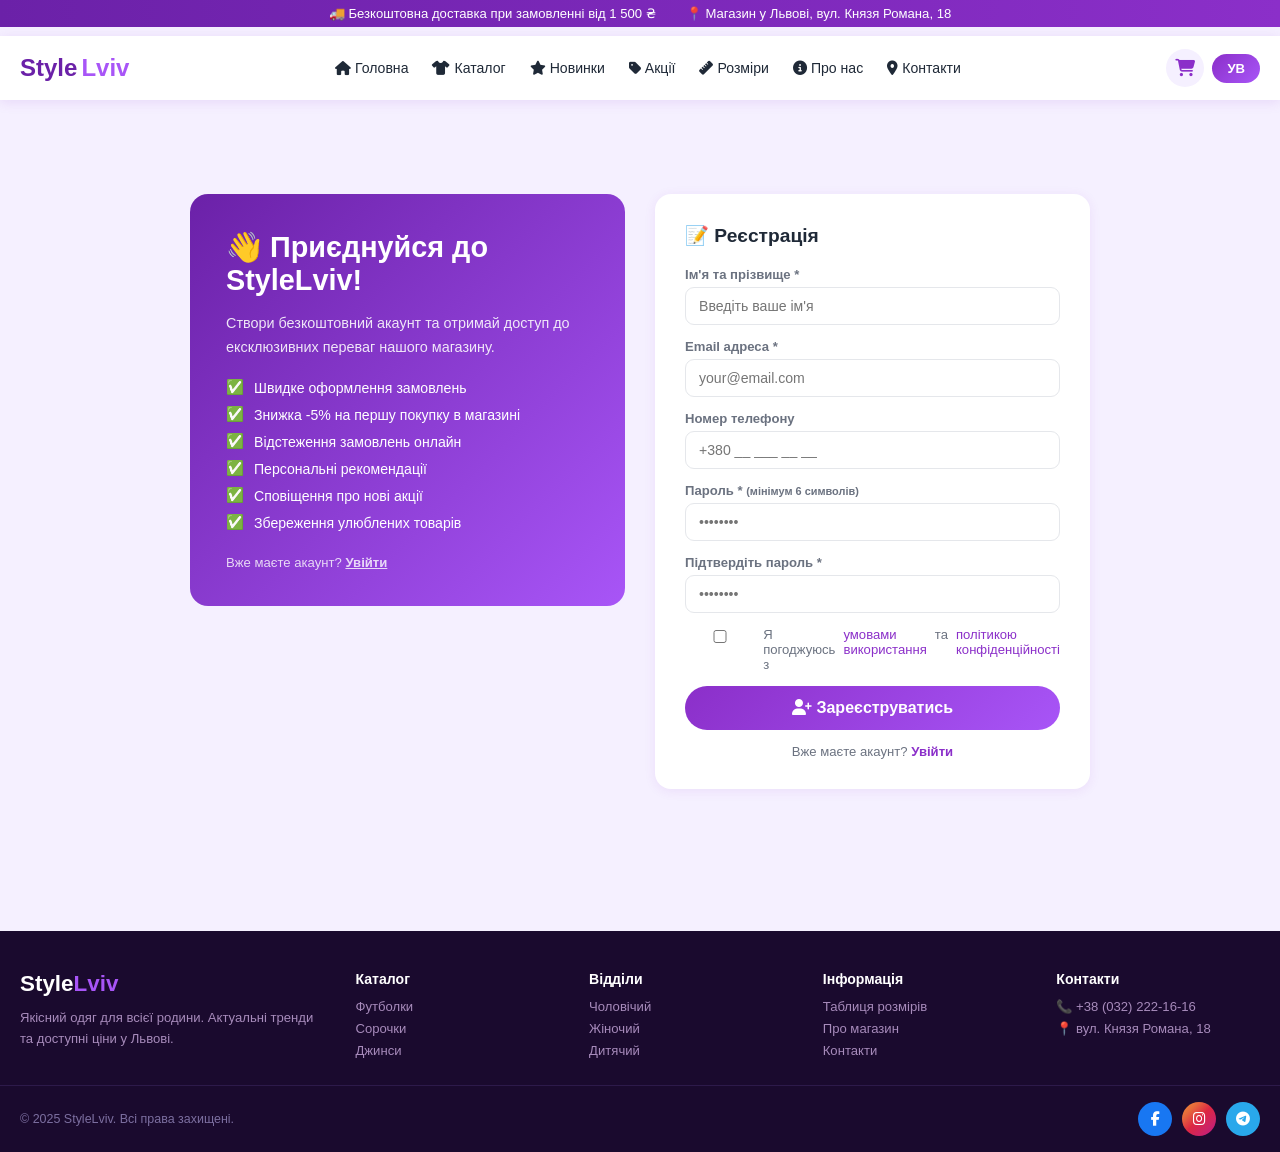
<file: register.html>
<!DOCTYPE html>
<html lang="uk">
<head>
  <meta charset="UTF-8"/>
  <meta name="viewport" content="width=device-width, initial-scale=1.0"/>
  <title>Реєстрація — StyleLviv</title>
  <link rel="stylesheet" href="style.css"/>
  <link rel="stylesheet" href="https://cdnjs.cloudflare.com/ajax/libs/font-awesome/6.5.0/css/all.min.css"/>
  <style>
    .reg-page { min-height: calc(100vh - 100px); display: flex; align-items: center; justify-content: center; padding: 20px; }
    .reg-container { max-width: 900px; width: 100%; display: grid; grid-template-columns: 1fr 1fr; gap: 30px; align-items: start; }
    .reg-info { background: linear-gradient(135deg, #6b21a8, #a855f7); border-radius: 18px; padding: 36px; color: #fff; }
    .reg-info h2 { font-size: 1.8rem; font-weight: 800; margin-bottom: 14px; }
    .reg-info p { font-size: .9rem; opacity: .88; line-height: 1.7; margin-bottom: 20px; }
    .reg-benefits { list-style: none; }
    .reg-benefits li { display: flex; align-items: center; gap: 10px; margin-bottom: 10px; font-size: .88rem; }
    .reg-benefits li::before { content: '✅'; font-size: .9rem; }
    @media (max-width: 640px) { .reg-container { grid-template-columns: 1fr; } }
  </style>
</head>
<body>
<div class="topbar">
  <span>🚚 Безкоштовна доставка при замовленні від 1 500 ₴</span>
  <span>📍 Магазин у Львові, вул. Князя Романа, 18</span>
</div>
<header>
  <div class="header-inner">
    <a href="index.html" class="logo">Style<span>Lviv</span></a>
    <button class="mobile-menu-btn">☰</button>
    <nav class="main-nav">
      <a href="index.html"><i class="fa-solid fa-house"></i> Головна</a>
      <a href="catalog.html"><i class="fa-solid fa-shirt"></i> Каталог</a>
      <a href="new.html"><i class="fa-solid fa-star"></i> Новинки</a>
      <a href="actions.html"><i class="fa-solid fa-tag"></i> Акції</a>
      <a href="sizes.html"><i class="fa-solid fa-ruler"></i> Розміри</a>
      <a href="about.html"><i class="fa-solid fa-circle-info"></i> Про нас</a>
      <a href="contacts.html"><i class="fa-solid fa-location-dot"></i> Контакти</a>
    </nav>
    <div class="header-icons">
      <a href="cart.html" class="icon-btn"><i class="fa-solid fa-cart-shopping"></i><span class="cart-count">0</span></a>
      <button class="auth-btn" data-open-auth>УВ</button>
    </div>
  </div>
</header>

<div class="reg-page">
  <div class="reg-container">
    <div class="reg-info">
      <h2>👋 Приєднуйся до StyleLviv!</h2>
      <p>Створи безкоштовний акаунт та отримай доступ до ексклюзивних переваг нашого магазину.</p>
      <ul class="reg-benefits">
        <li>Швидке оформлення замовлень</li>
        <li>Знижка -5% на першу покупку в магазині</li>
        <li>Відстеження замовлень онлайн</li>
        <li>Персональні рекомендації</li>
        <li>Сповіщення про нові акції</li>
        <li>Збереження улюблених товарів</li>
      </ul>
      <div style="margin-top:24px;font-size:.82rem;opacity:.8">
        Вже маєте акаунт? 
        <a href="#" onclick="document.getElementById('authModal').classList.add('show');return false;" style="color:#fff;font-weight:700;text-decoration:underline">Увійти</a>
      </div>
    </div>

    <div class="form-card">
      <h3>📝 Реєстрація</h3>
      <form id="registerFormPage">
        <div class="form-group">
          <label>Ім'я та прізвище *</label>
          <input type="text" name="name" placeholder="Введіть ваше ім'я" required minlength="2"/>
        </div>
        <div class="form-group">
          <label>Email адреса *</label>
          <input type="email" name="email" placeholder="your@email.com" required/>
        </div>
        <div class="form-group">
          <label>Номер телефону</label>
          <input type="tel" name="phone" placeholder="+380 __ ___ __ __"/>
        </div>
        <div class="form-group">
          <label>Пароль * <small style="color:var(--gray)">(мінімум 6 символів)</small></label>
          <input type="password" name="pass" id="regPass" placeholder="••••••••" required minlength="6"/>
        </div>
        <div class="form-group">
          <label>Підтвердіть пароль *</label>
          <input type="password" name="pass2" id="regPass2" placeholder="••••••••" required/>
        </div>
        <div class="form-group">
          <label style="display:flex;align-items:flex-start;gap:8px;cursor:pointer;font-size:.82rem;color:var(--gray);font-weight:400">
            <input type="checkbox" name="agree" id="agreeCheck" style="margin-top:3px;accent-color:var(--purple);" required/>
            Я погоджуюсь з <a href="#" style="color:var(--purple)">умовами використання</a> та <a href="#" style="color:var(--purple)">політикою конфіденційності</a>
          </label>
        </div>
        <button type="submit" class="btn-primary" style="width:100%;padding:13px;font-size:1rem">
          <i class="fa-solid fa-user-plus"></i> Зареєструватись
        </button>
        <p style="text-align:center;margin-top:14px;font-size:.82rem;color:var(--gray)">
          Вже маєте акаунт? 
          <a href="#" onclick="document.getElementById('authModal').classList.add('show');return false;" style="color:var(--purple);font-weight:700">Увійти</a>
        </p>
      </form>
    </div>
  </div>
</div>

<!-- SUCCESS MODAL for registration -->
<div class="modal-overlay" id="regSuccessModal">
  <div class="modal-box" style="text-align:center">
    <div style="font-size:3rem;margin-bottom:14px">🎉</div>
    <h3>Реєстрація успішна!</h3>
    <p style="color:var(--gray);font-size:.9rem;margin-top:8px;line-height:1.6">
      Вітаємо в StyleLviv!<br>
      Ваш акаунт створено успішно. Тепер ви можете робити покупки!
    </p>
    <button class="btn-primary" style="margin-top:20px;width:100%" onclick="location.href='index.html'">
      На головну 🏠
    </button>
  </div>
</div>

<footer>
  <div class="footer-inner">
    <div class="footer-brand"><span class="logo-f">Style<span>Lviv</span></span><p>Якісний одяг для всієї родини. Актуальні тренди та доступні ціни у Львові.</p></div>
    <div class="footer-col"><h5>Каталог</h5><a href="catalog.html?cat=tshirt">Футболки</a><a href="catalog.html?cat=shirt">Сорочки</a><a href="catalog.html?cat=jeans">Джинси</a></div>
    <div class="footer-col"><h5>Відділи</h5><a href="men.html">Чоловічий</a><a href="women.html">Жіночий</a><a href="kids.html">Дитячий</a></div>
    <div class="footer-col"><h5>Інформація</h5><a href="sizes.html">Таблиця розмірів</a><a href="about.html">Про магазин</a><a href="contacts.html">Контакти</a></div>
    <div class="footer-col"><h5>Контакти</h5><a href="tel:+380322221616">📞 +38 (032) 222-16-16</a><a href="contacts.html">📍 вул. Князя Романа, 18</a></div>
  </div>
  <div class="footer-bottom">
    <span>© 2025 StyleLviv. Всі права захищені.</span>
    <div class="footer-social">
      <a href="https://facebook.com" target="_blank" class="fb"><i class="fa-brands fa-facebook-f"></i></a>
      <a href="https://instagram.com" target="_blank" class="ig"><i class="fa-brands fa-instagram"></i></a>
      <a href="https://t.me" target="_blank" class="tg"><i class="fa-brands fa-telegram"></i></a>
    </div>
  </div>
</footer>
<div class="modal-overlay" id="authModal">
  <div class="modal-box">
    <button class="modal-close">✕</button>
    <h3>👋 StyleLviv</h3>
    <div class="modal-tabs">
      <button class="modal-tab active" data-tab="loginForm">Вхід</button>
      <button class="modal-tab" data-tab="registerForm">Реєстрація</button>
    </div>
    <form id="loginForm" class="modal-form">
      <div class="form-group"><label>Email</label><input type="email" name="email" required/></div>
      <div class="form-group"><label>Пароль</label><input type="password" name="pass" required/></div>
      <button type="submit" class="btn-primary" style="width:100%">Увійти</button>
    </form>
    <form id="registerForm" class="modal-form" style="display:none">
      <div class="form-group"><label>Ім'я</label><input type="text" name="name" required/></div>
      <div class="form-group"><label>Email</label><input type="email" name="email" required/></div>
      <div class="form-group"><label>Пароль</label><input type="password" name="pass" required/></div>
      <div class="form-group"><label>Повторіть пароль</label><input type="password" name="pass2" required/></div>
      <button type="submit" class="btn-primary" style="width:100%">Зареєструватись</button>
    </form>
  </div>
</div>
<script src="scripts.js"></script>
<script>
  const regPageForm = document.getElementById('registerFormPage');
  if (regPageForm) {
    regPageForm.addEventListener('submit', function(e) {
      e.preventDefault();
      const name = this.querySelector('[name=name]').value.trim();
      const email = this.querySelector('[name=email]').value.trim();
      const pass = this.querySelector('[name=pass]').value;
      const pass2 = this.querySelector('[name=pass2]').value;
      const agree = this.querySelector('[name=agree]').checked;
      if (!name || !email || !pass) { showNotif('Заповніть всі обов\'язкові поля', '⚠️'); return; }
      if (pass !== pass2) { showNotif('Паролі не співпадають', '❌'); return; }
      if (pass.length < 6) { showNotif('Пароль мінімум 6 символів', '⚠️'); return; }
      if (!agree) { showNotif('Підтвердіть згоду з умовами', '⚠️'); return; }
      const users = JSON.parse(localStorage.getItem('sl_users') || '[]');
      if (users.find(u => u.email === email)) { showNotif('Email вже зареєстровано', '❌'); return; }
      const user = { name, email, password: pass };
      users.push(user);
      localStorage.setItem('sl_users', JSON.stringify(users));
      localStorage.setItem('sl_loggedIn', JSON.stringify(user));
      document.getElementById('regSuccessModal').classList.add('show');
    });
  }
  document.querySelector('#regSuccessModal .modal-close') && document.querySelector('#regSuccessModal .modal-close').addEventListener('click', () => {
    document.getElementById('regSuccessModal').classList.remove('show');
    location.href = 'index.html';
  });
</script>
</body>
</html>
</file>
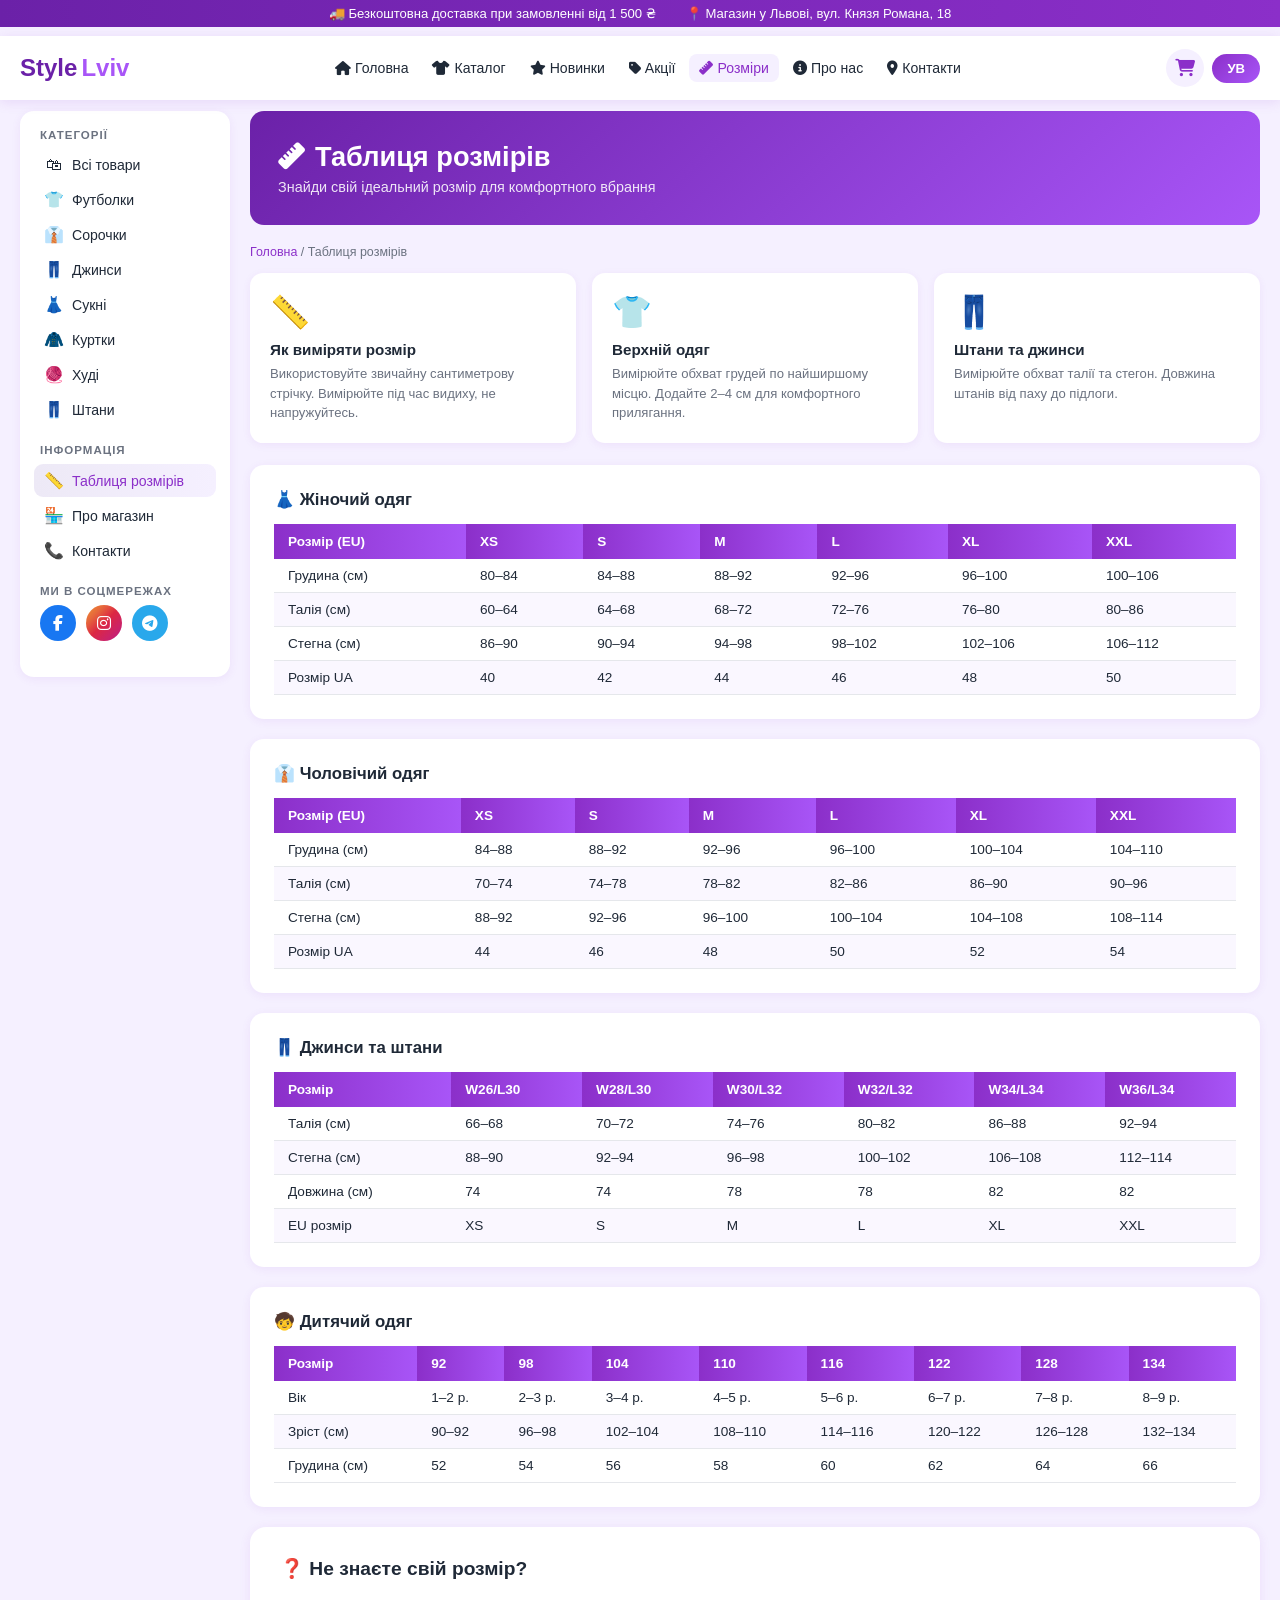
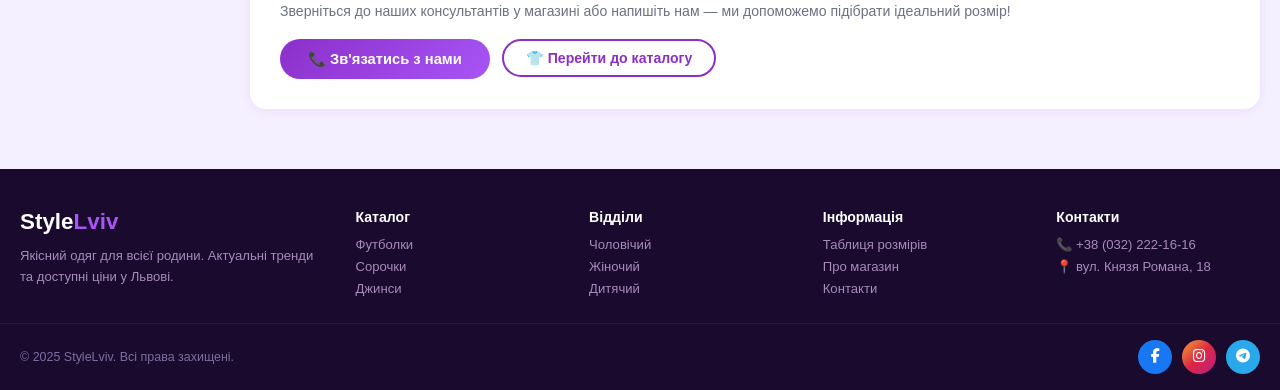
<file: sizes.html>
<!DOCTYPE html>
<html lang="uk">
<head>
  <meta charset="UTF-8"/>
  <meta name="viewport" content="width=device-width, initial-scale=1.0"/>
  <title>Таблиця розмірів — StyleLviv</title>
  <link rel="stylesheet" href="style.css"/>
  <link rel="stylesheet" href="https://cdnjs.cloudflare.com/ajax/libs/font-awesome/6.5.0/css/all.min.css"/>
</head>
<body>
<div class="topbar">
  <span>🚚 Безкоштовна доставка при замовленні від 1 500 ₴</span>
  <span>📍 Магазин у Львові, вул. Князя Романа, 18</span>
</div>
<header>
  <div class="header-inner">
    <a href="index.html" class="logo">Style<span>Lviv</span></a>
    <button class="mobile-menu-btn">☰</button>
    <nav class="main-nav">
      <a href="index.html"><i class="fa-solid fa-house"></i> Головна</a>
      <a href="catalog.html"><i class="fa-solid fa-shirt"></i> Каталог</a>
      <a href="new.html"><i class="fa-solid fa-star"></i> Новинки</a>
      <a href="actions.html"><i class="fa-solid fa-tag"></i> Акції</a>
      <a href="sizes.html" class="active"><i class="fa-solid fa-ruler"></i> Розміри</a>
      <a href="about.html"><i class="fa-solid fa-circle-info"></i> Про нас</a>
      <a href="contacts.html"><i class="fa-solid fa-location-dot"></i> Контакти</a>
    </nav>
    <div class="header-icons">
      <a href="cart.html" class="icon-btn"><i class="fa-solid fa-cart-shopping"></i><span class="cart-count">0</span></a>
      <button class="auth-btn" data-open-auth>УВ</button>
    </div>
  </div>
</header>

<div class="page-wrap">
  <aside class="sidebar">
    <div class="sidebar-sticky">
      <div class="sidebar-section">
        <div class="sidebar-title">Категорії</div>
        <a href="catalog.html"><span class="s-icon">🛍</span> Всі товари</a>
        <a href="catalog.html?cat=tshirt"><span class="s-icon">👕</span> Футболки</a>
        <a href="catalog.html?cat=shirt"><span class="s-icon">👔</span> Сорочки</a>
        <a href="catalog.html?cat=jeans"><span class="s-icon">👖</span> Джинси</a>
        <a href="catalog.html?cat=dress"><span class="s-icon">👗</span> Сукні</a>
        <a href="catalog.html?cat=jacket"><span class="s-icon">🧥</span> Куртки</a>
        <a href="catalog.html?cat=hoodie"><span class="s-icon">🧶</span> Худі</a>
        <a href="catalog.html?cat=pants"><span class="s-icon">👖</span> Штани</a>
      </div>
      <div class="sidebar-section">
        <div class="sidebar-title">Інформація</div>
        <a href="sizes.html" class="active"><span class="s-icon">📏</span> Таблиця розмірів</a>
        <a href="about.html"><span class="s-icon">🏪</span> Про магазин</a>
        <a href="contacts.html"><span class="s-icon">📞</span> Контакти</a>
      </div>
      <div class="sidebar-section">
        <div class="sidebar-title">Ми в соцмережах</div>
        <div class="social-icons">
          <a href="https://facebook.com" target="_blank" class="fb"><i class="fa-brands fa-facebook-f"></i></a>
          <a href="https://instagram.com" target="_blank" class="ig"><i class="fa-brands fa-instagram"></i></a>
          <a href="https://t.me" target="_blank" class="tg"><i class="fa-brands fa-telegram"></i></a>
        </div>
      </div>
    </div>
  </aside>

  <main class="main-content">
    <div class="page-hero">
      <h2><i class="fa-solid fa-ruler"></i> Таблиця розмірів</h2>
      <p>Знайди свій ідеальний розмір для комфортного вбрання</p>
    </div>
    <div class="breadcrumb"><a href="index.html">Головна</a> / Таблиця розмірів</div>

    <div class="info-grid" style="margin-bottom:22px">
      <div class="info-card">
        <div class="i-icon">📏</div>
        <h4>Як виміряти розмір</h4>
        <p>Використовуйте звичайну сантиметрову стрічку. Вимірюйте під час видиху, не напружуйтесь.</p>
      </div>
      <div class="info-card">
        <div class="i-icon">👕</div>
        <h4>Верхній одяг</h4>
        <p>Вимірюйте обхват грудей по найширшому місцю. Додайте 2–4 см для комфортного прилягання.</p>
      </div>
      <div class="info-card">
        <div class="i-icon">👖</div>
        <h4>Штани та джинси</h4>
        <p>Вимірюйте обхват талії та стегон. Довжина штанів від паху до підлоги.</p>
      </div>
    </div>

    <!-- WOMEN -->
    <div class="size-table-wrap">
      <h3>👗 Жіночий одяг</h3>
      <div style="overflow-x:auto">
        <table>
          <thead><tr><th>Розмір (EU)</th><th>XS</th><th>S</th><th>M</th><th>L</th><th>XL</th><th>XXL</th></tr></thead>
          <tbody>
            <tr><td>Грудина (см)</td><td>80–84</td><td>84–88</td><td>88–92</td><td>92–96</td><td>96–100</td><td>100–106</td></tr>
            <tr><td>Талія (см)</td><td>60–64</td><td>64–68</td><td>68–72</td><td>72–76</td><td>76–80</td><td>80–86</td></tr>
            <tr><td>Стегна (см)</td><td>86–90</td><td>90–94</td><td>94–98</td><td>98–102</td><td>102–106</td><td>106–112</td></tr>
            <tr><td>Розмір UA</td><td>40</td><td>42</td><td>44</td><td>46</td><td>48</td><td>50</td></tr>
          </tbody>
        </table>
      </div>
    </div>

    <!-- MEN -->
    <div class="size-table-wrap">
      <h3>👔 Чоловічий одяг</h3>
      <div style="overflow-x:auto">
        <table>
          <thead><tr><th>Розмір (EU)</th><th>XS</th><th>S</th><th>M</th><th>L</th><th>XL</th><th>XXL</th></tr></thead>
          <tbody>
            <tr><td>Грудина (см)</td><td>84–88</td><td>88–92</td><td>92–96</td><td>96–100</td><td>100–104</td><td>104–110</td></tr>
            <tr><td>Талія (см)</td><td>70–74</td><td>74–78</td><td>78–82</td><td>82–86</td><td>86–90</td><td>90–96</td></tr>
            <tr><td>Стегна (см)</td><td>88–92</td><td>92–96</td><td>96–100</td><td>100–104</td><td>104–108</td><td>108–114</td></tr>
            <tr><td>Розмір UA</td><td>44</td><td>46</td><td>48</td><td>50</td><td>52</td><td>54</td></tr>
          </tbody>
        </table>
      </div>
    </div>

    <!-- JEANS -->
    <div class="size-table-wrap">
      <h3>👖 Джинси та штани</h3>
      <div style="overflow-x:auto">
        <table>
          <thead><tr><th>Розмір</th><th>W26/L30</th><th>W28/L30</th><th>W30/L32</th><th>W32/L32</th><th>W34/L34</th><th>W36/L34</th></tr></thead>
          <tbody>
            <tr><td>Талія (см)</td><td>66–68</td><td>70–72</td><td>74–76</td><td>80–82</td><td>86–88</td><td>92–94</td></tr>
            <tr><td>Стегна (см)</td><td>88–90</td><td>92–94</td><td>96–98</td><td>100–102</td><td>106–108</td><td>112–114</td></tr>
            <tr><td>Довжина (см)</td><td>74</td><td>74</td><td>78</td><td>78</td><td>82</td><td>82</td></tr>
            <tr><td>EU розмір</td><td>XS</td><td>S</td><td>M</td><td>L</td><td>XL</td><td>XXL</td></tr>
          </tbody>
        </table>
      </div>
    </div>

    <!-- KIDS -->
    <div class="size-table-wrap">
      <h3>🧒 Дитячий одяг</h3>
      <div style="overflow-x:auto">
        <table>
          <thead><tr><th>Розмір</th><th>92</th><th>98</th><th>104</th><th>110</th><th>116</th><th>122</th><th>128</th><th>134</th></tr></thead>
          <tbody>
            <tr><td>Вік</td><td>1–2 р.</td><td>2–3 р.</td><td>3–4 р.</td><td>4–5 р.</td><td>5–6 р.</td><td>6–7 р.</td><td>7–8 р.</td><td>8–9 р.</td></tr>
            <tr><td>Зріст (см)</td><td>90–92</td><td>96–98</td><td>102–104</td><td>108–110</td><td>114–116</td><td>120–122</td><td>126–128</td><td>132–134</td></tr>
            <tr><td>Грудина (см)</td><td>52</td><td>54</td><td>56</td><td>58</td><td>60</td><td>62</td><td>64</td><td>66</td></tr>
          </tbody>
        </table>
      </div>
    </div>

    <div class="form-card" style="margin-top:10px">
      <h3>❓ Не знаєте свій розмір?</h3>
      <p style="color:var(--gray);font-size:.88rem;margin-bottom:16px;line-height:1.6">Зверніться до наших консультантів у магазині або напишіть нам — ми допоможемо підібрати ідеальний розмір!</p>
      <div style="display:flex;gap:12px;flex-wrap:wrap">
        <a href="contacts.html"><button class="btn-primary">📞 Зв'язатись з нами</button></a>
        <a href="catalog.html"><button class="btn-secondary">👕 Перейти до каталогу</button></a>
      </div>
    </div>
  </main>
</div>

<footer>
  <div class="footer-inner">
    <div class="footer-brand"><span class="logo-f">Style<span>Lviv</span></span><p>Якісний одяг для всієї родини. Актуальні тренди та доступні ціни у Львові.</p></div>
    <div class="footer-col"><h5>Каталог</h5><a href="catalog.html?cat=tshirt">Футболки</a><a href="catalog.html?cat=shirt">Сорочки</a><a href="catalog.html?cat=jeans">Джинси</a></div>
    <div class="footer-col"><h5>Відділи</h5><a href="men.html">Чоловічий</a><a href="women.html">Жіночий</a><a href="kids.html">Дитячий</a></div>
    <div class="footer-col"><h5>Інформація</h5><a href="sizes.html">Таблиця розмірів</a><a href="about.html">Про магазин</a><a href="contacts.html">Контакти</a></div>
    <div class="footer-col"><h5>Контакти</h5><a href="tel:+380322221616">📞 +38 (032) 222-16-16</a><a href="contacts.html">📍 вул. Князя Романа, 18</a></div>
  </div>
  <div class="footer-bottom">
    <span>© 2025 StyleLviv. Всі права захищені.</span>
    <div class="footer-social">
      <a href="https://facebook.com" target="_blank" class="fb"><i class="fa-brands fa-facebook-f"></i></a>
      <a href="https://instagram.com" target="_blank" class="ig"><i class="fa-brands fa-instagram"></i></a>
      <a href="https://t.me" target="_blank" class="tg"><i class="fa-brands fa-telegram"></i></a>
    </div>
  </div>
</footer>
<div class="modal-overlay" id="authModal">
  <div class="modal-box">
    <button class="modal-close">✕</button>
    <h3>👋 StyleLviv</h3>
    <div class="modal-tabs">
      <button class="modal-tab active" data-tab="loginForm">Вхід</button>
      <button class="modal-tab" data-tab="registerForm">Реєстрація</button>
    </div>
    <form id="loginForm" class="modal-form">
      <div class="form-group"><label>Email</label><input type="email" name="email" required/></div>
      <div class="form-group"><label>Пароль</label><input type="password" name="pass" required/></div>
      <button type="submit" class="btn-primary" style="width:100%">Увійти</button>
    </form>
    <form id="registerForm" class="modal-form" style="display:none">
      <div class="form-group"><label>Ім'я</label><input type="text" name="name" required/></div>
      <div class="form-group"><label>Email</label><input type="email" name="email" required/></div>
      <div class="form-group"><label>Пароль</label><input type="password" name="pass" required/></div>
      <div class="form-group"><label>Повторіть пароль</label><input type="password" name="pass2" required/></div>
      <button type="submit" class="btn-primary" style="width:100%">Зареєструватись</button>
    </form>
  </div>
</div>
<script src="scripts.js"></script>
</body>
</html>
</file>
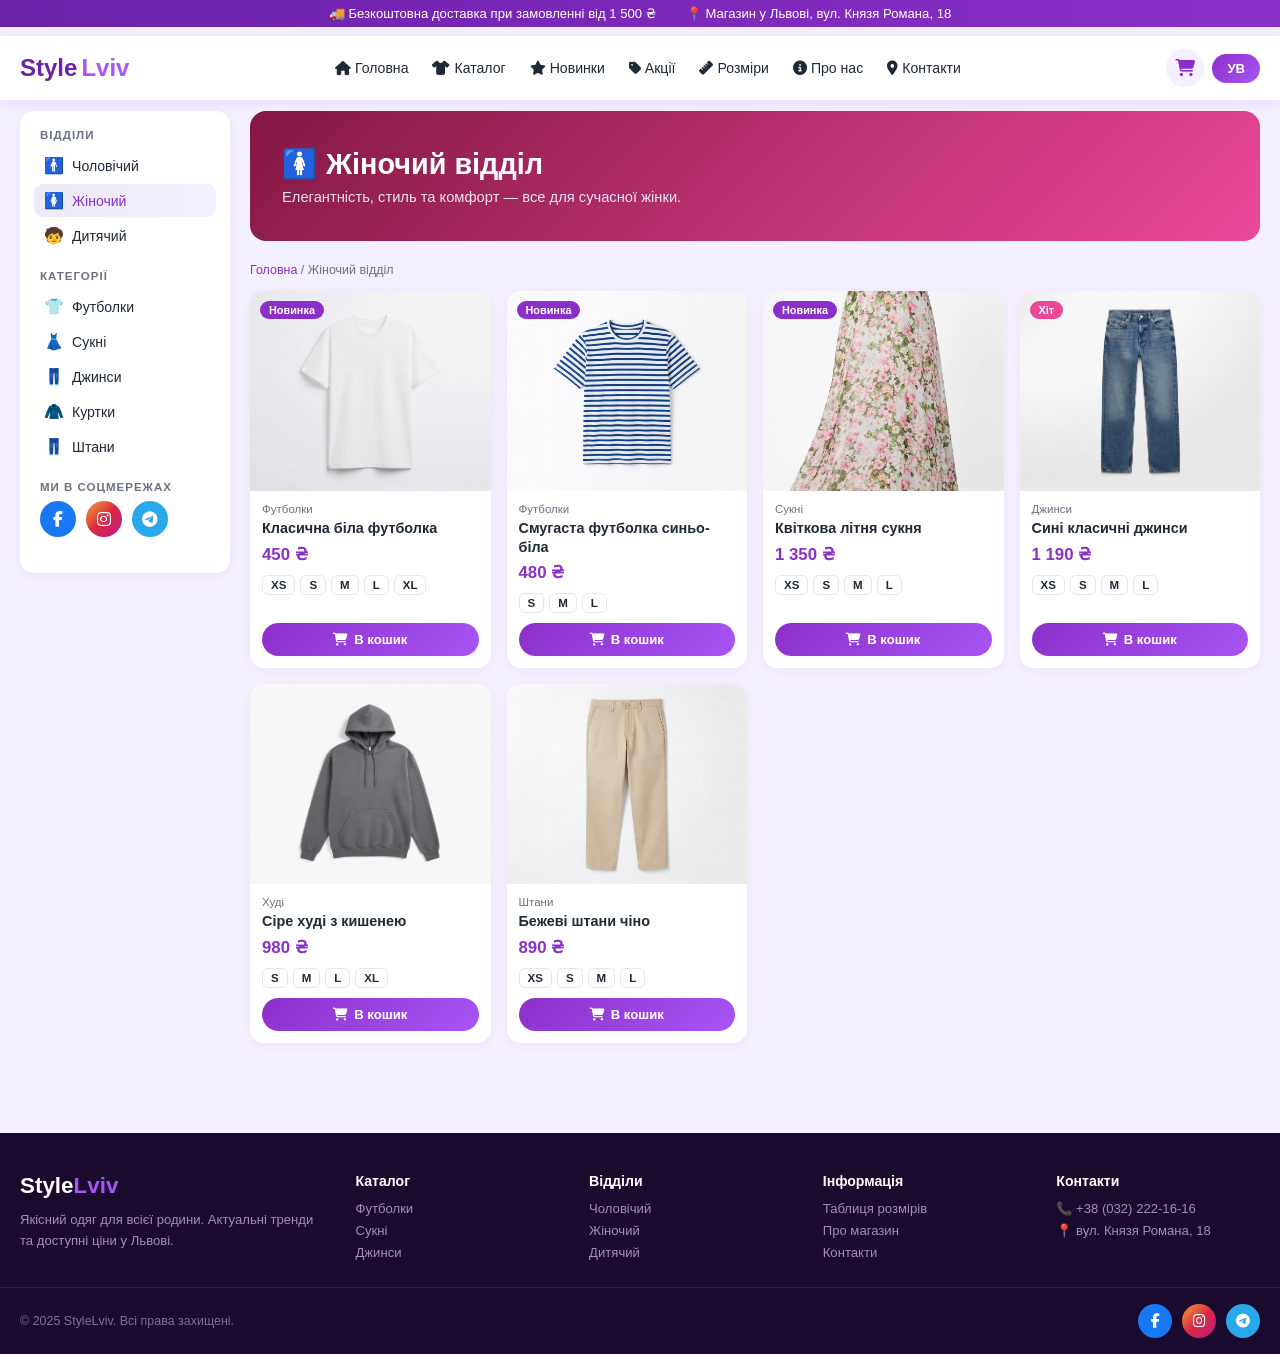
<file: women.html>
<!DOCTYPE html>
<html lang="uk">
<head>
  <meta charset="UTF-8"/>
  <meta name="viewport" content="width=device-width, initial-scale=1.0"/>
  <title>Жіночий відділ — StyleLviv</title>
  <link rel="stylesheet" href="style.css"/>
  <link rel="stylesheet" href="https://cdnjs.cloudflare.com/ajax/libs/font-awesome/6.5.0/css/all.min.css"/>
</head>
<body>
<div class="topbar">
  <span>🚚 Безкоштовна доставка при замовленні від 1 500 ₴</span>
  <span>📍 Магазин у Львові, вул. Князя Романа, 18</span>
</div>
<header>
  <div class="header-inner">
    <a href="index.html" class="logo">Style<span>Lviv</span></a>
    <button class="mobile-menu-btn">☰</button>
    <nav class="main-nav">
      <a href="index.html"><i class="fa-solid fa-house"></i> Головна</a>
      <a href="catalog.html"><i class="fa-solid fa-shirt"></i> Каталог</a>
      <a href="new.html"><i class="fa-solid fa-star"></i> Новинки</a>
      <a href="actions.html"><i class="fa-solid fa-tag"></i> Акції</a>
      <a href="sizes.html"><i class="fa-solid fa-ruler"></i> Розміри</a>
      <a href="about.html"><i class="fa-solid fa-circle-info"></i> Про нас</a>
      <a href="contacts.html"><i class="fa-solid fa-location-dot"></i> Контакти</a>
    </nav>
    <div class="header-icons">
      <a href="cart.html" class="icon-btn"><i class="fa-solid fa-cart-shopping"></i><span class="cart-count">0</span></a>
      <button class="auth-btn" data-open-auth>УВ</button>
    </div>
  </div>
</header>

<div class="page-wrap">
  <aside class="sidebar">
    <div class="sidebar-sticky">
      <div class="sidebar-section">
        <div class="sidebar-title">Відділи</div>
        <a href="men.html"><span class="s-icon">🚹</span> Чоловічий</a>
        <a href="women.html" class="active"><span class="s-icon">🚺</span> Жіночий</a>
        <a href="kids.html"><span class="s-icon">🧒</span> Дитячий</a>
      </div>
      <div class="sidebar-section">
        <div class="sidebar-title">Категорії</div>
        <a href="catalog.html?cat=tshirt"><span class="s-icon">👕</span> Футболки</a>
        <a href="catalog.html?cat=dress"><span class="s-icon">👗</span> Сукні</a>
        <a href="catalog.html?cat=jeans"><span class="s-icon">👖</span> Джинси</a>
        <a href="catalog.html?cat=jacket"><span class="s-icon">🧥</span> Куртки</a>
        <a href="catalog.html?cat=pants"><span class="s-icon">👖</span> Штани</a>
      </div>
      <div class="sidebar-section">
        <div class="sidebar-title">Ми в соцмережах</div>
        <div class="social-icons">
          <a href="https://facebook.com" target="_blank" class="fb"><i class="fa-brands fa-facebook-f"></i></a>
          <a href="https://instagram.com" target="_blank" class="ig"><i class="fa-brands fa-instagram"></i></a>
          <a href="https://t.me" target="_blank" class="tg"><i class="fa-brands fa-telegram"></i></a>
        </div>
      </div>
    </div>
  </aside>

  <main class="main-content">
    <div class="gender-hero women">
      <h2>🚺 Жіночий відділ</h2>
      <p>Елегантність, стиль та комфорт — все для сучасної жінки.</p>
    </div>
    <div class="breadcrumb"><a href="index.html">Головна</a> / Жіночий відділ</div>

    <div class="products-grid">
      <div class="product-card" data-id="1" data-name="Класична біла футболка" data-price="450" data-img="images/tshirt-white.jpg" data-cat="tshirt">
        <div class="product-img-wrap"><img src="images/tshirt-white.jpg" alt="Біла футболка"/><span class="product-badge badge-new">Новинка</span></div>
        <div class="product-body">
          <div class="product-cat">Футболки</div>
          <div class="product-name">Класична біла футболка</div>
          <div class="product-price">450 ₴</div>
          <div class="sizes-row"><button class="size-btn">XS</button><button class="size-btn">S</button><button class="size-btn">M</button><button class="size-btn">L</button><button class="size-btn">XL</button></div>
          <button class="btn-cart"><i class="fa-solid fa-cart-shopping"></i> В кошик</button>
        </div>
      </div>
      <div class="product-card" data-id="3" data-name="Смугаста футболка синьо-біла" data-price="480" data-img="images/tshirt-striped.jpg" data-cat="tshirt">
        <div class="product-img-wrap"><img src="images/tshirt-striped.jpg" alt="Смугаста футболка"/><span class="product-badge badge-new">Новинка</span></div>
        <div class="product-body">
          <div class="product-cat">Футболки</div>
          <div class="product-name">Смугаста футболка синьо-біла</div>
          <div class="product-price">480 ₴</div>
          <div class="sizes-row"><button class="size-btn">S</button><button class="size-btn">M</button><button class="size-btn">L</button></div>
          <button class="btn-cart"><i class="fa-solid fa-cart-shopping"></i> В кошик</button>
        </div>
      </div>
      <div class="product-card" data-id="7" data-name="Квіткова літня сукня" data-price="1350" data-img="images/dress-floral.jpg" data-cat="dress">
        <div class="product-img-wrap"><img src="images/dress-floral.jpg" alt="Квіткова сукня"/><span class="product-badge badge-new">Новинка</span></div>
        <div class="product-body">
          <div class="product-cat">Сукні</div>
          <div class="product-name">Квіткова літня сукня</div>
          <div class="product-price">1 350 ₴</div>
          <div class="sizes-row"><button class="size-btn">XS</button><button class="size-btn">S</button><button class="size-btn">M</button><button class="size-btn">L</button></div>
          <button class="btn-cart"><i class="fa-solid fa-cart-shopping"></i> В кошик</button>
        </div>
      </div>
      <div class="product-card" data-id="6" data-name="Сині класичні джинси" data-price="1190" data-img="images/jeans-blue.jpg" data-cat="jeans">
        <div class="product-img-wrap"><img src="images/jeans-blue.jpg" alt="Джинси"/><span class="product-badge badge-hit">Хіт</span></div>
        <div class="product-body">
          <div class="product-cat">Джинси</div>
          <div class="product-name">Сині класичні джинси</div>
          <div class="product-price">1 190 ₴</div>
          <div class="sizes-row"><button class="size-btn">XS</button><button class="size-btn">S</button><button class="size-btn">M</button><button class="size-btn">L</button></div>
          <button class="btn-cart"><i class="fa-solid fa-cart-shopping"></i> В кошик</button>
        </div>
      </div>
      <div class="product-card" data-id="8" data-name="Сіре худі з кишенею" data-price="980" data-img="images/hoodie-gray.jpg" data-cat="hoodie">
        <div class="product-img-wrap"><img src="images/hoodie-gray.jpg" alt="Сіре худі"/></div>
        <div class="product-body">
          <div class="product-cat">Худі</div>
          <div class="product-name">Сіре худі з кишенею</div>
          <div class="product-price">980 ₴</div>
          <div class="sizes-row"><button class="size-btn">S</button><button class="size-btn">M</button><button class="size-btn">L</button><button class="size-btn">XL</button></div>
          <button class="btn-cart"><i class="fa-solid fa-cart-shopping"></i> В кошик</button>
        </div>
      </div>
      <div class="product-card" data-id="10" data-name="Бежеві штани чіно" data-price="890" data-img="images/pants-beige.jpg" data-cat="pants">
        <div class="product-img-wrap"><img src="images/pants-beige.jpg" alt="Штани"/></div>
        <div class="product-body">
          <div class="product-cat">Штани</div>
          <div class="product-name">Бежеві штани чіно</div>
          <div class="product-price">890 ₴</div>
          <div class="sizes-row"><button class="size-btn">XS</button><button class="size-btn">S</button><button class="size-btn">M</button><button class="size-btn">L</button></div>
          <button class="btn-cart"><i class="fa-solid fa-cart-shopping"></i> В кошик</button>
        </div>
      </div>
    </div>
  </main>
</div>

<footer>
  <div class="footer-inner">
    <div class="footer-brand"><span class="logo-f">Style<span>Lviv</span></span><p>Якісний одяг для всієї родини. Актуальні тренди та доступні ціни у Львові.</p></div>
    <div class="footer-col"><h5>Каталог</h5><a href="catalog.html?cat=tshirt">Футболки</a><a href="catalog.html?cat=dress">Сукні</a><a href="catalog.html?cat=jeans">Джинси</a></div>
    <div class="footer-col"><h5>Відділи</h5><a href="men.html">Чоловічий</a><a href="women.html">Жіночий</a><a href="kids.html">Дитячий</a></div>
    <div class="footer-col"><h5>Інформація</h5><a href="sizes.html">Таблиця розмірів</a><a href="about.html">Про магазин</a><a href="contacts.html">Контакти</a></div>
    <div class="footer-col"><h5>Контакти</h5><a href="tel:+380322221616">📞 +38 (032) 222-16-16</a><a href="contacts.html">📍 вул. Князя Романа, 18</a></div>
  </div>
  <div class="footer-bottom">
    <span>© 2025 StyleLviv. Всі права захищені.</span>
    <div class="footer-social">
      <a href="https://facebook.com" target="_blank" class="fb"><i class="fa-brands fa-facebook-f"></i></a>
      <a href="https://instagram.com" target="_blank" class="ig"><i class="fa-brands fa-instagram"></i></a>
      <a href="https://t.me" target="_blank" class="tg"><i class="fa-brands fa-telegram"></i></a>
    </div>
  </div>
</footer>
<div class="modal-overlay" id="authModal">
  <div class="modal-box">
    <button class="modal-close">✕</button>
    <h3>👋 StyleLviv</h3>
    <div class="modal-tabs">
      <button class="modal-tab active" data-tab="loginForm">Вхід</button>
      <button class="modal-tab" data-tab="registerForm">Реєстрація</button>
    </div>
    <form id="loginForm" class="modal-form">
      <div class="form-group"><label>Email</label><input type="email" name="email" required/></div>
      <div class="form-group"><label>Пароль</label><input type="password" name="pass" required/></div>
      <button type="submit" class="btn-primary" style="width:100%">Увійти</button>
    </form>
    <form id="registerForm" class="modal-form" style="display:none">
      <div class="form-group"><label>Ім'я</label><input type="text" name="name" required/></div>
      <div class="form-group"><label>Email</label><input type="email" name="email" required/></div>
      <div class="form-group"><label>Пароль</label><input type="password" name="pass" required/></div>
      <div class="form-group"><label>Повторіть пароль</label><input type="password" name="pass2" required/></div>
      <button type="submit" class="btn-primary" style="width:100%">Зареєструватись</button>
    </form>
  </div>
</div>
<script src="scripts.js"></script>
</body>
</html>
</file>
<file: style.css>
/* ===== RESET & BASE ===== */
*, *::before, *::after { box-sizing: border-box; margin: 0; padding: 0; }

:root {
  --purple: #8B2FC9;
  --purple-light: #a855f7;
  --purple-dark: #6b21a8;
  --pink: #ec4899;
  --bg: #f5f0ff;
  --white: #ffffff;
  --gray: #6b7280;
  --dark: #1f2937;
  --border: #e5e7eb;
  --sidebar-w: 210px;
  --header-h: 100px;
}

html { font-size: 16px; scroll-behavior: smooth; }
body { font-family: 'Segoe UI', Arial, sans-serif; background: var(--bg); color: var(--dark); min-height: 100vh; overflow-x: hidden; }

a { text-decoration: none; color: inherit; }
ul { list-style: none; }
img { max-width: 100%; display: block; object-fit: cover; }
button { cursor: pointer; border: none; font-family: inherit; }
input, select, textarea { font-family: inherit; outline: none; }

/* ===== SCROLLBAR ===== */
::-webkit-scrollbar { width: 7px; }
::-webkit-scrollbar-track { background: #f0eafa; }
::-webkit-scrollbar-thumb { background: var(--purple-light); border-radius: 4px; }

/* ===== TOP BAR ===== */
.topbar {
  background: linear-gradient(90deg, var(--purple-dark), var(--purple));
  color: #fff;
  font-size: 0.82rem;
  padding: 6px 20px;
  display: flex;
  align-items: center;
  justify-content: center;
  gap: 30px;
  position: sticky;
  top: 0;
  z-index: 1000;
}
.topbar span { display: flex; align-items: center; gap: 5px; }

/* ===== HEADER ===== */
header {
  background: var(--white);
  box-shadow: 0 2px 12px rgba(139,47,201,.13);
  position: sticky;
  top: 36px;
  z-index: 999;
  height: 64px;
}
.header-inner {
  max-width: 1280px;
  margin: 0 auto;
  padding: 0 20px;
  display: flex;
  align-items: center;
  height: 100%;
  gap: 20px;
}
.logo {
  display: flex;
  align-items: center;
  gap: 4px;
  font-size: 1.5rem;
  font-weight: 800;
  color: var(--purple-dark);
  text-decoration: none;
  white-space: nowrap;
  flex-shrink: 0;
}
.logo span { color: var(--purple-light); }

/* ===== NAV ===== */
nav.main-nav { display: flex; align-items: center; gap: 4px; flex: 1; justify-content: center; }
nav.main-nav a {
  color: var(--dark);
  font-size: 0.88rem;
  font-weight: 500;
  padding: 6px 10px;
  border-radius: 8px;
  white-space: nowrap;
  transition: background .2s, color .2s;
  display: flex; align-items: center; gap: 4px;
}
nav.main-nav a:hover, nav.main-nav a.active { background: var(--bg); color: var(--purple); }

/* ===== HEADER ICONS ===== */
.header-icons { display: flex; align-items: center; gap: 8px; flex-shrink: 0; }
.icon-btn {
  width: 38px; height: 38px;
  border-radius: 50%;
  border: none;
  background: var(--bg);
  color: var(--purple);
  font-size: 1.1rem;
  display: flex; align-items: center; justify-content: center;
  cursor: pointer;
  transition: background .2s;
  position: relative;
}
.icon-btn:hover { background: #ede9f6; }
.cart-count {
  position: absolute;
  top: -3px; right: -3px;
  background: var(--pink);
  color: #fff;
  font-size: 0.65rem;
  font-weight: 700;
  width: 17px; height: 17px;
  border-radius: 50%;
  display: flex; align-items: center; justify-content: center;
}
.auth-btn {
  background: linear-gradient(135deg, var(--purple), var(--purple-light));
  color: #fff;
  font-size: 0.82rem;
  font-weight: 700;
  padding: 7px 15px;
  border-radius: 20px;
  cursor: pointer;
  border: none;
  transition: opacity .2s;
}
.auth-btn:hover { opacity: .88; }

/* ===== LAYOUT ===== */
.page-wrap {
  max-width: 1280px;
  margin: 0 auto;
  padding: 20px;
  display: flex;
  gap: 20px;
  min-height: calc(100vh - 100px);
}

/* ===== SIDEBAR ===== */
.sidebar {
  width: var(--sidebar-w);
  flex-shrink: 0;
}
.sidebar-sticky {
  position: sticky;
  top: 110px;
  background: var(--white);
  border-radius: 14px;
  padding: 18px 14px;
  box-shadow: 0 2px 10px rgba(139,47,201,.08);
}
.sidebar-section { margin-bottom: 18px; }
.sidebar-title {
  font-size: 0.72rem;
  font-weight: 700;
  color: var(--gray);
  text-transform: uppercase;
  letter-spacing: 1px;
  margin-bottom: 8px;
  padding-left: 6px;
}
.sidebar a {
  display: flex; align-items: center; gap: 8px;
  padding: 7px 10px;
  border-radius: 9px;
  font-size: 0.88rem;
  color: var(--dark);
  transition: background .18s, color .18s;
  margin-bottom: 2px;
}
.sidebar a:hover, .sidebar a.active {
  background: linear-gradient(90deg, #ede9f6, #f5f0ff);
  color: var(--purple);
}
.sidebar .s-icon { width: 20px; text-align: center; font-size: 1rem; }

/* Social icons sidebar */
.social-icons { display: flex; gap: 10px; padding-left: 6px; margin-top: 6px; }
.social-icons a {
  width: 36px; height: 36px;
  border-radius: 50%;
  display: flex; align-items: center; justify-content: center;
  color: #fff;
  font-size: 1rem;
  padding: 0;
  transition: transform .2s, opacity .2s;
  margin-bottom: 0;
}
.social-icons a:hover { transform: scale(1.12); opacity: .9; }
.social-icons a.fb { background: #1877f2; }
.social-icons a.ig { background: linear-gradient(135deg, #f09433, #e6683c, #dc2743, #cc2366, #bc1888); }
.social-icons a.tg { background: #29a8eb; }

/* ===== MAIN CONTENT ===== */
.main-content { flex: 1; min-width: 0; }

/* ===== HERO ===== */
.hero {
  background: linear-gradient(135deg, #6b21a8 0%, #a855f7 60%, #ec4899 100%);
  border-radius: 16px;
  padding: 50px 40px;
  color: #fff;
  margin-bottom: 28px;
  position: relative;
  overflow: hidden;
}
.hero::before {
  content: '';
  position: absolute;
  top: -40px; right: -40px;
  width: 220px; height: 220px;
  border-radius: 50%;
  background: rgba(255,255,255,.08);
}
.hero::after {
  content: '';
  position: absolute;
  bottom: -60px; right: 60px;
  width: 160px; height: 160px;
  border-radius: 50%;
  background: rgba(255,255,255,.06);
}
.hero-badge {
  display: inline-flex; align-items: center; gap: 6px;
  background: rgba(255,255,255,.2);
  border-radius: 20px;
  padding: 4px 14px;
  font-size: 0.8rem;
  font-weight: 600;
  margin-bottom: 16px;
}
.hero h1 { font-size: 2.4rem; font-weight: 800; line-height: 1.2; margin-bottom: 14px; }
.hero p { font-size: 1rem; opacity: .88; margin-bottom: 26px; max-width: 480px; }
.hero-btns { display: flex; gap: 12px; flex-wrap: wrap; }
.btn-hero-main {
  background: #fff;
  color: var(--purple-dark);
  font-weight: 700;
  padding: 11px 26px;
  border-radius: 25px;
  border: none;
  font-size: 0.95rem;
  cursor: pointer;
  transition: transform .2s;
  display: flex; align-items: center; gap: 7px;
}
.btn-hero-main:hover { transform: translateY(-2px); }
.btn-hero-sec {
  background: rgba(255,255,255,.18);
  color: #fff;
  font-weight: 700;
  padding: 11px 26px;
  border-radius: 25px;
  border: 2px solid rgba(255,255,255,.4);
  font-size: 0.95rem;
  cursor: pointer;
  transition: background .2s;
  display: flex; align-items: center; gap: 7px;
}
.btn-hero-sec:hover { background: rgba(255,255,255,.28); }

/* ===== FEATURES ===== */
.features-grid {
  display: grid;
  grid-template-columns: repeat(auto-fit, minmax(160px, 1fr));
  gap: 14px;
  margin-bottom: 28px;
}
.feature-card {
  background: var(--white);
  border-radius: 13px;
  padding: 18px 14px;
  text-align: center;
  box-shadow: 0 2px 8px rgba(139,47,201,.07);
}
.feature-card .f-icon { font-size: 1.8rem; margin-bottom: 8px; }
.feature-card h4 { font-size: 0.85rem; font-weight: 700; margin-bottom: 4px; color: var(--dark); }
.feature-card p { font-size: 0.75rem; color: var(--gray); }

/* ===== SECTION HEADER ===== */
.section-header {
  display: flex; align-items: center; justify-content: space-between;
  margin-bottom: 16px;
}
.section-header h2 { font-size: 1.5rem; font-weight: 800; color: var(--dark); }
.section-header h2 span { color: var(--purple); }
.link-all {
  color: var(--purple);
  font-size: 0.85rem;
  font-weight: 600;
  display: flex; align-items: center; gap: 4px;
  transition: gap .2s;
}
.link-all:hover { gap: 8px; }

/* ===== CATEGORIES ===== */
.categories-grid {
  display: grid;
  grid-template-columns: repeat(auto-fit, minmax(110px, 1fr));
  gap: 12px;
  margin-bottom: 30px;
}
.cat-card {
  background: var(--white);
  border-radius: 13px;
  padding: 18px 10px 14px;
  text-align: center;
  box-shadow: 0 2px 8px rgba(139,47,201,.07);
  cursor: pointer;
  transition: transform .2s, box-shadow .2s;
  text-decoration: none;
  color: var(--dark);
  display: flex; flex-direction: column; align-items: center; gap: 8px;
}
.cat-card:hover { transform: translateY(-4px); box-shadow: 0 6px 20px rgba(139,47,201,.15); }
.cat-icon { font-size: 1.8rem; }
.cat-name { font-size: 0.82rem; font-weight: 700; }
.cat-count { font-size: 0.72rem; color: var(--gray); }

/* ===== PRODUCTS GRID ===== */
.products-grid {
  display: grid;
  grid-template-columns: repeat(auto-fill, minmax(200px, 1fr));
  gap: 16px;
  margin-bottom: 30px;
}
.product-card {
  background: var(--white);
  border-radius: 14px;
  overflow: hidden;
  box-shadow: 0 2px 10px rgba(139,47,201,.08);
  transition: transform .22s, box-shadow .22s;
  display: flex; flex-direction: column;
}
.product-card:hover { transform: translateY(-5px); box-shadow: 0 10px 28px rgba(139,47,201,.16); }
.product-img-wrap {
  position: relative;
  background: #f8f4ff;
  height: 200px;
  overflow: hidden;
}
.product-img-wrap img { width: 100%; height: 100%; object-fit: cover; transition: transform .3s; }
.product-card:hover .product-img-wrap img { transform: scale(1.05); }
.product-badge {
  position: absolute;
  top: 10px; left: 10px;
  font-size: 0.68rem;
  font-weight: 700;
  padding: 3px 9px;
  border-radius: 10px;
  color: #fff;
}
.badge-new { background: var(--purple); }
.badge-hit { background: var(--pink); }
.badge-sale { background: #f59e0b; }
.product-body { padding: 12px; flex: 1; display: flex; flex-direction: column; }
.product-cat { font-size: 0.72rem; color: var(--gray); margin-bottom: 4px; }
.product-name { font-size: 0.9rem; font-weight: 700; margin-bottom: 6px; color: var(--dark); line-height: 1.3; }
.product-price { font-size: 1.05rem; font-weight: 800; color: var(--purple); margin-bottom: 10px; }
.price-old { font-size: 0.78rem; color: var(--gray); text-decoration: line-through; margin-left: 5px; font-weight: 400; }

/* Sizes */
.sizes-row { display: flex; gap: 5px; flex-wrap: wrap; margin-bottom: 10px; }
.size-btn {
  border: 1.5px solid var(--border);
  background: var(--white);
  border-radius: 6px;
  font-size: 0.72rem;
  font-weight: 600;
  padding: 3px 8px;
  cursor: pointer;
  color: var(--dark);
  transition: all .18s;
}
.size-btn:hover { border-color: var(--purple); color: var(--purple); }
.size-btn.active { background: var(--purple); color: #fff; border-color: var(--purple); }

/* Cart button */
.btn-cart {
  background: linear-gradient(135deg, var(--purple), var(--purple-light));
  color: #fff;
  border: none;
  border-radius: 25px;
  padding: 9px 14px;
  font-size: 0.82rem;
  font-weight: 700;
  cursor: pointer;
  width: 100%;
  display: flex; align-items: center; justify-content: center; gap: 6px;
  transition: opacity .2s, transform .2s;
  margin-top: auto;
}
.btn-cart:hover { opacity: .88; transform: translateY(-1px); }
.btn-cart:active { transform: scale(.97); }

/* ===== FILTER BAR ===== */
.filter-bar {
  background: var(--white);
  border-radius: 12px;
  padding: 14px 16px;
  margin-bottom: 18px;
  box-shadow: 0 2px 8px rgba(139,47,201,.07);
  display: flex;
  align-items: center;
  gap: 10px;
  flex-wrap: wrap;
}
.filter-bar span { font-size: 0.82rem; font-weight: 600; color: var(--gray); }
.filter-btn {
  background: var(--bg);
  border: 1.5px solid transparent;
  border-radius: 20px;
  padding: 5px 15px;
  font-size: 0.82rem;
  font-weight: 600;
  color: var(--dark);
  cursor: pointer;
  transition: all .18s;
}
.filter-btn:hover, .filter-btn.active {
  background: var(--purple);
  color: #fff;
  border-color: var(--purple);
}
.sort-select {
  margin-left: auto;
  border: 1.5px solid var(--border);
  border-radius: 8px;
  padding: 5px 10px;
  font-size: 0.82rem;
  background: var(--white);
  color: var(--dark);
  cursor: pointer;
}

/* ===== PAGE HERO (inner pages) ===== */
.page-hero {
  background: linear-gradient(135deg, #6b21a8, #a855f7);
  border-radius: 14px;
  padding: 30px 28px;
  color: #fff;
  margin-bottom: 20px;
}
.page-hero h2 { font-size: 1.7rem; font-weight: 800; margin-bottom: 6px; display: flex; align-items: center; gap: 10px; }
.page-hero p { font-size: 0.9rem; opacity: .88; }
.breadcrumb { font-size: 0.78rem; color: var(--gray); margin-bottom: 14px; }
.breadcrumb a { color: var(--purple); }
.breadcrumb a:hover { text-decoration: underline; }

/* ===== CART PAGE ===== */
.cart-layout { display: grid; grid-template-columns: 1fr 340px; gap: 20px; align-items: start; }
.cart-item {
  background: var(--white);
  border-radius: 13px;
  padding: 16px;
  display: flex;
  align-items: center;
  gap: 14px;
  margin-bottom: 12px;
  box-shadow: 0 2px 8px rgba(139,47,201,.07);
}
.cart-item img { width: 80px; height: 80px; border-radius: 10px; object-fit: cover; flex-shrink: 0; }
.cart-item-info { flex: 1; min-width: 0; }
.cart-item-info h4 { font-size: 0.9rem; font-weight: 700; margin-bottom: 4px; }
.cart-item-info .item-meta { font-size: 0.78rem; color: var(--gray); margin-bottom: 6px; }
.cart-item-info .item-price { font-size: 1rem; font-weight: 800; color: var(--purple); }
.qty-ctrl { display: flex; align-items: center; gap: 8px; }
.qty-btn {
  width: 28px; height: 28px;
  border-radius: 50%;
  border: 1.5px solid var(--border);
  background: var(--white);
  font-size: 1rem;
  display: flex; align-items: center; justify-content: center;
  cursor: pointer;
  transition: border-color .18s;
}
.qty-btn:hover { border-color: var(--purple); color: var(--purple); }
.qty-val { font-weight: 700; min-width: 20px; text-align: center; }
.remove-btn { color: #ef4444; background: none; border: none; cursor: pointer; font-size: 1.1rem; padding: 4px; transition: transform .18s; }
.remove-btn:hover { transform: scale(1.2); }

.order-summary {
  background: var(--white);
  border-radius: 14px;
  padding: 20px;
  box-shadow: 0 2px 10px rgba(139,47,201,.09);
  position: sticky;
  top: 110px;
}
.order-summary h3 { font-size: 1.05rem; font-weight: 800; margin-bottom: 16px; }
.summary-row { display: flex; justify-content: space-between; font-size: 0.88rem; margin-bottom: 8px; color: var(--gray); }
.summary-row.total { font-weight: 800; font-size: 1rem; color: var(--dark); border-top: 1px solid var(--border); padding-top: 10px; margin-top: 6px; }
.summary-row.free-ship { color: #16a34a; font-weight: 600; }
.delivery-section { margin: 14px 0; }
.delivery-section label { font-size: 0.82rem; font-weight: 600; color: var(--dark); display: block; margin-bottom: 8px; }
.delivery-option {
  border: 1.5px solid var(--border);
  border-radius: 9px;
  padding: 10px 12px;
  margin-bottom: 7px;
  display: flex; align-items: center; gap: 10px;
  cursor: pointer;
  transition: border-color .18s;
  font-size: 0.82rem;
}
.delivery-option:hover { border-color: var(--purple); }
.delivery-option.selected { border-color: var(--purple); background: #f9f5ff; }
.delivery-option input[type=radio] { accent-color: var(--purple); }
.delivery-option-info { flex: 1; }
.delivery-option-info strong { font-size: 0.82rem; display: block; }
.delivery-option-info small { color: var(--gray); font-size: 0.72rem; }
.delivery-price { font-weight: 700; font-size: 0.82rem; color: var(--purple); }

.checkout-form { margin-top: 14px; }
.checkout-form input {
  width: 100%; padding: 9px 12px;
  border: 1.5px solid var(--border);
  border-radius: 9px;
  font-size: 0.85rem;
  margin-bottom: 9px;
  transition: border-color .18s;
}
.checkout-form input:focus { border-color: var(--purple); }
.btn-checkout {
  width: 100%;
  background: linear-gradient(135deg, var(--purple), var(--purple-light));
  color: #fff;
  border: none;
  border-radius: 25px;
  padding: 12px;
  font-size: 0.95rem;
  font-weight: 700;
  cursor: pointer;
  transition: opacity .2s;
  margin-top: 4px;
}
.btn-checkout:hover { opacity: .88; }

.free-ship-banner {
  background: linear-gradient(90deg, #d1fae5, #a7f3d0);
  border-radius: 10px;
  padding: 10px 14px;
  font-size: 0.8rem;
  color: #065f46;
  font-weight: 600;
  margin-bottom: 14px;
  display: flex; align-items: center; gap: 6px;
}
.ship-progress { height: 6px; background: #d1fae5; border-radius: 3px; overflow: hidden; margin-top: 6px; }
.ship-progress-bar { height: 100%; background: #16a34a; border-radius: 3px; transition: width .4s; }

.empty-cart { text-align: center; padding: 60px 20px; }
.empty-cart .e-icon { font-size: 4rem; margin-bottom: 16px; }
.empty-cart h3 { font-size: 1.2rem; font-weight: 700; margin-bottom: 8px; }
.empty-cart p { color: var(--gray); font-size: 0.88rem; margin-bottom: 20px; }

/* ===== CONTACT/ABOUT/REGISTER ===== */
.form-card {
  background: var(--white);
  border-radius: 16px;
  padding: 30px;
  box-shadow: 0 2px 12px rgba(139,47,201,.09);
}
.form-card h3 { font-size: 1.2rem; font-weight: 800; margin-bottom: 20px; color: var(--dark); }
.form-group { margin-bottom: 14px; }
.form-group label { font-size: 0.82rem; font-weight: 600; color: var(--gray); display: block; margin-bottom: 5px; }
.form-group input, .form-group textarea, .form-group select {
  width: 100%;
  padding: 10px 13px;
  border: 1.5px solid var(--border);
  border-radius: 9px;
  font-size: 0.88rem;
  background: var(--white);
  transition: border-color .18s;
}
.form-group input:focus, .form-group textarea:focus, .form-group select:focus { border-color: var(--purple); }
.form-group textarea { resize: vertical; min-height: 90px; }
.btn-primary {
  background: linear-gradient(135deg, var(--purple), var(--purple-light));
  color: #fff;
  border: none;
  border-radius: 25px;
  padding: 11px 28px;
  font-size: 0.92rem;
  font-weight: 700;
  cursor: pointer;
  transition: opacity .2s;
}
.btn-primary:hover { opacity: .88; }
.btn-secondary {
  background: var(--white);
  color: var(--purple);
  border: 2px solid var(--purple);
  border-radius: 25px;
  padding: 9px 22px;
  font-size: 0.88rem;
  font-weight: 700;
  cursor: pointer;
  transition: background .2s, color .2s;
}
.btn-secondary:hover { background: var(--purple); color: #fff; }

/* ===== INFO CARDS ===== */
.info-grid { display: grid; grid-template-columns: repeat(auto-fit, minmax(240px, 1fr)); gap: 16px; margin-bottom: 24px; }
.info-card {
  background: var(--white);
  border-radius: 13px;
  padding: 20px;
  box-shadow: 0 2px 8px rgba(139,47,201,.07);
}
.info-card .i-icon { font-size: 2rem; margin-bottom: 10px; }
.info-card h4 { font-size: 0.95rem; font-weight: 700; margin-bottom: 6px; }
.info-card p { font-size: 0.82rem; color: var(--gray); line-height: 1.5; }

/* ===== CONTACT DETAILS ===== */
.contact-detail { display: flex; align-items: flex-start; gap: 12px; padding: 14px 0; border-bottom: 1px solid var(--border); }
.contact-detail:last-child { border-bottom: none; }
.c-icon { width: 40px; height: 40px; border-radius: 10px; background: var(--bg); display: flex; align-items: center; justify-content: center; font-size: 1.1rem; flex-shrink: 0; }
.c-text h5 { font-size: 0.85rem; font-weight: 700; margin-bottom: 2px; }
.c-text p { font-size: 0.82rem; color: var(--gray); }

/* ===== MAP ===== */
.map-wrap { border-radius: 14px; overflow: hidden; box-shadow: 0 2px 10px rgba(139,47,201,.09); margin-top: 20px; }
.map-wrap iframe { width: 100%; height: 320px; border: none; display: block; }

/* ===== SIZE TABLE ===== */
.size-table-wrap { background: var(--white); border-radius: 14px; padding: 24px; box-shadow: 0 2px 10px rgba(139,47,201,.08); margin-bottom: 20px; }
.size-table-wrap h3 { font-size: 1.05rem; font-weight: 800; margin-bottom: 14px; color: var(--dark); }
table { width: 100%; border-collapse: collapse; font-size: 0.85rem; }
th { background: linear-gradient(90deg, var(--purple), var(--purple-light)); color: #fff; padding: 10px 14px; text-align: left; }
td { padding: 9px 14px; border-bottom: 1px solid var(--border); }
tr:nth-child(even) td { background: #faf7ff; }
tr:hover td { background: #f3eeff; }

/* ===== REVIEWS ===== */
.reviews-section { margin-top: 10px; }
.review-card {
  background: var(--white);
  border-radius: 13px;
  padding: 16px;
  margin-bottom: 12px;
  box-shadow: 0 2px 8px rgba(139,47,201,.07);
}
.review-header { display: flex; align-items: center; gap: 10px; margin-bottom: 8px; }
.review-avatar {
  width: 38px; height: 38px;
  border-radius: 50%;
  background: linear-gradient(135deg, var(--purple), var(--purple-light));
  display: flex; align-items: center; justify-content: center;
  color: #fff; font-weight: 700; font-size: 0.9rem;
  flex-shrink: 0;
}
.review-name { font-weight: 700; font-size: 0.88rem; }
.review-date { font-size: 0.72rem; color: var(--gray); }
.stars { color: #f59e0b; font-size: 0.9rem; }
.review-text { font-size: 0.85rem; color: var(--gray); line-height: 1.5; word-break: break-word; overflow-wrap: break-word; }

/* ===== FOOTER ===== */
footer {
  background: #1a0a2e;
  color: #d1c4e9;
  margin-top: 40px;
}
.footer-inner {
  max-width: 1280px;
  margin: 0 auto;
  padding: 40px 20px 20px;
  display: grid;
  grid-template-columns: 1.5fr 1fr 1fr 1fr 1fr;
  gap: 30px;
}
.footer-brand .logo-f { font-size: 1.4rem; font-weight: 800; color: #fff; margin-bottom: 10px; display: block; }
.footer-brand .logo-f span { color: var(--purple-light); }
.footer-brand p { font-size: 0.82rem; line-height: 1.6; color: #a78bbb; }
.footer-col h5 { color: #fff; font-size: 0.88rem; font-weight: 700; margin-bottom: 12px; }
.footer-col a { display: block; font-size: 0.82rem; color: #a78bbb; margin-bottom: 7px; transition: color .18s; }
.footer-col a:hover { color: var(--purple-light); }
.footer-bottom {
  border-top: 1px solid #2d1a4a;
  padding: 16px 20px;
  display: flex; align-items: center; justify-content: space-between;
  font-size: 0.78rem;
  color: #7c6fa0;
  max-width: 1280px;
  margin: 0 auto;
}
.footer-social { display: flex; gap: 10px; }
.footer-social a {
  width: 34px; height: 34px;
  border-radius: 50%;
  display: flex; align-items: center; justify-content: center;
  font-size: 0.9rem;
  color: #fff;
  transition: transform .2s;
}
.footer-social a:hover { transform: scale(1.1); }
.footer-social a.fb { background: #1877f2; }
.footer-social a.ig { background: linear-gradient(135deg, #f09433, #e6683c, #dc2743, #cc2366, #bc1888); }
.footer-social a.tg { background: #29a8eb; }

/* ===== MODAL ===== */
.modal-overlay {
  position: fixed; inset: 0;
  background: rgba(0,0,0,.5);
  display: flex; align-items: center; justify-content: center;
  z-index: 9999;
  opacity: 0; pointer-events: none;
  transition: opacity .3s;
}
.modal-overlay.show { opacity: 1; pointer-events: all; }
.modal-box {
  background: var(--white);
  border-radius: 18px;
  padding: 32px;
  max-width: 420px;
  width: 90%;
  position: relative;
  transform: scale(.9);
  transition: transform .3s;
}
.modal-overlay.show .modal-box { transform: scale(1); }
.modal-close {
  position: absolute;
  top: 14px; right: 14px;
  background: var(--bg);
  border: none;
  border-radius: 50%;
  width: 32px; height: 32px;
  font-size: 1rem;
  cursor: pointer;
  display: flex; align-items: center; justify-content: center;
}
.modal-box h3 { font-size: 1.2rem; font-weight: 800; margin-bottom: 16px; text-align: center; }
.modal-tabs { display: flex; gap: 0; border: 1.5px solid var(--border); border-radius: 10px; overflow: hidden; margin-bottom: 20px; }
.modal-tab {
  flex: 1; padding: 9px; font-size: 0.88rem; font-weight: 700;
  border: none; background: transparent; cursor: pointer; color: var(--gray);
  transition: background .18s, color .18s;
}
.modal-tab.active { background: var(--purple); color: #fff; }

/* ===== NOTIFICATIONS ===== */
.notif {
  position: fixed;
  bottom: 24px; right: 24px;
  background: #fff;
  border-radius: 13px;
  padding: 14px 18px;
  box-shadow: 0 6px 24px rgba(0,0,0,.15);
  display: flex; align-items: center; gap: 12px;
  font-size: 0.88rem;
  font-weight: 600;
  z-index: 8888;
  transform: translateX(120%);
  transition: transform .35s;
  max-width: 320px;
}
.notif.show { transform: translateX(0); }
.notif .notif-icon { font-size: 1.4rem; flex-shrink: 0; }

/* ===== MOBILE MENU ===== */
.mobile-menu-btn {
  display: none;
  background: none;
  border: none;
  font-size: 1.4rem;
  cursor: pointer;
  color: var(--dark);
}

/* ===== WAVE BUTTONS LAYOUT ===== */
.wave-btns {
  display: flex;
  flex-wrap: wrap;
  gap: 10px;
  justify-content: center;
}
.wave-btns .btn-cart:nth-child(odd) { transform: translateY(-3px); }
.wave-btns .btn-cart:nth-child(even) { transform: translateY(3px); }
.wave-btns .btn-cart:nth-child(odd):hover { transform: translateY(-5px); }
.wave-btns .btn-cart:nth-child(even):hover { transform: translateY(1px); }

/* ===== ABOUT PAGE ===== */
.about-hero {
  background: linear-gradient(135deg, #6b21a8, #a855f7);
  border-radius: 16px;
  padding: 40px;
  color: #fff;
  margin-bottom: 24px;
  text-align: center;
}
.about-hero h2 { font-size: 2rem; font-weight: 800; margin-bottom: 12px; }
.about-hero p { font-size: 0.95rem; opacity: .88; max-width: 500px; margin: 0 auto; }
.team-grid { display: grid; grid-template-columns: repeat(auto-fit, minmax(180px, 1fr)); gap: 16px; }
.team-card { background: var(--white); border-radius: 13px; padding: 20px; text-align: center; box-shadow: 0 2px 8px rgba(139,47,201,.07); }
.team-avatar { width: 64px; height: 64px; border-radius: 50%; background: linear-gradient(135deg, var(--purple), var(--purple-light)); margin: 0 auto 12px; display: flex; align-items: center; justify-content: center; font-size: 1.8rem; }
.team-card h5 { font-weight: 700; margin-bottom: 4px; }
.team-card p { font-size: 0.78rem; color: var(--gray); }

/* ===== ACTIONS PAGE ===== */
.promo-card {
  background: var(--white);
  border-radius: 14px;
  overflow: hidden;
  box-shadow: 0 2px 10px rgba(139,47,201,.08);
  margin-bottom: 16px;
}
.promo-card-head {
  background: linear-gradient(135deg, var(--purple), var(--pink));
  padding: 20px 24px;
  color: #fff;
}
.promo-card-head h3 { font-size: 1.15rem; font-weight: 800; margin-bottom: 4px; }
.promo-card-body { padding: 20px 24px; font-size: 0.88rem; color: var(--gray); line-height: 1.6; }

/* ===== GENDER PAGES ===== */
.gender-hero {
  border-radius: 16px;
  padding: 36px 32px;
  color: #fff;
  margin-bottom: 22px;
}
.gender-hero.men { background: linear-gradient(135deg, #1e3a8a, #3b82f6); }
.gender-hero.women { background: linear-gradient(135deg, #831843, #ec4899); }
.gender-hero.kids { background: linear-gradient(135deg, #065f46, #10b981); }
.gender-hero h2 { font-size: 1.8rem; font-weight: 800; margin-bottom: 8px; }
.gender-hero p { font-size: 0.92rem; opacity: .88; }

/* ===== RESPONSIVE ===== */
@media (max-width: 1024px) {
  .footer-inner { grid-template-columns: 1fr 1fr; }
  .cart-layout { grid-template-columns: 1fr; }
  .order-summary { position: static; }
  .contacts-grid { grid-template-columns: 1fr !important; }
}

@media (max-width: 768px) {
  .topbar { font-size: 0.72rem; gap: 14px; flex-wrap: wrap; justify-content: center; padding: 5px 10px; }
  header { height: auto; min-height: 58px; }
  .header-inner { flex-wrap: wrap; padding: 10px 14px; gap: 10px; }
  nav.main-nav { display: none; width: 100%; flex-direction: column; background: var(--white); border-top: 1px solid var(--border); }
  nav.main-nav.open { display: flex; }
  nav.main-nav a { padding: 10px 14px; border-radius: 0; border-bottom: 1px solid var(--border); }
  .mobile-menu-btn { display: flex; }
  .page-wrap { flex-direction: column; padding: 12px; }
  .sidebar { width: 100%; }
  .sidebar-sticky { position: static; }
  .hero { padding: 30px 20px; }
  .hero h1 { font-size: 1.6rem; }
  .products-grid { grid-template-columns: repeat(auto-fill, minmax(155px, 1fr)); gap: 12px; }
  .footer-inner { grid-template-columns: 1fr; padding: 24px 14px 16px; }
  .footer-bottom { flex-direction: column; gap: 10px; text-align: center; }
  .cart-layout { grid-template-columns: 1fr; }
  .auth-btn { display: none; }
}

@media (max-width: 480px) {
  .products-grid { grid-template-columns: 1fr 1fr; }
  .hero h1 { font-size: 1.3rem; }
  .categories-grid { grid-template-columns: repeat(3, 1fr); }
  .features-grid { grid-template-columns: 1fr 1fr; }
}
</file>
